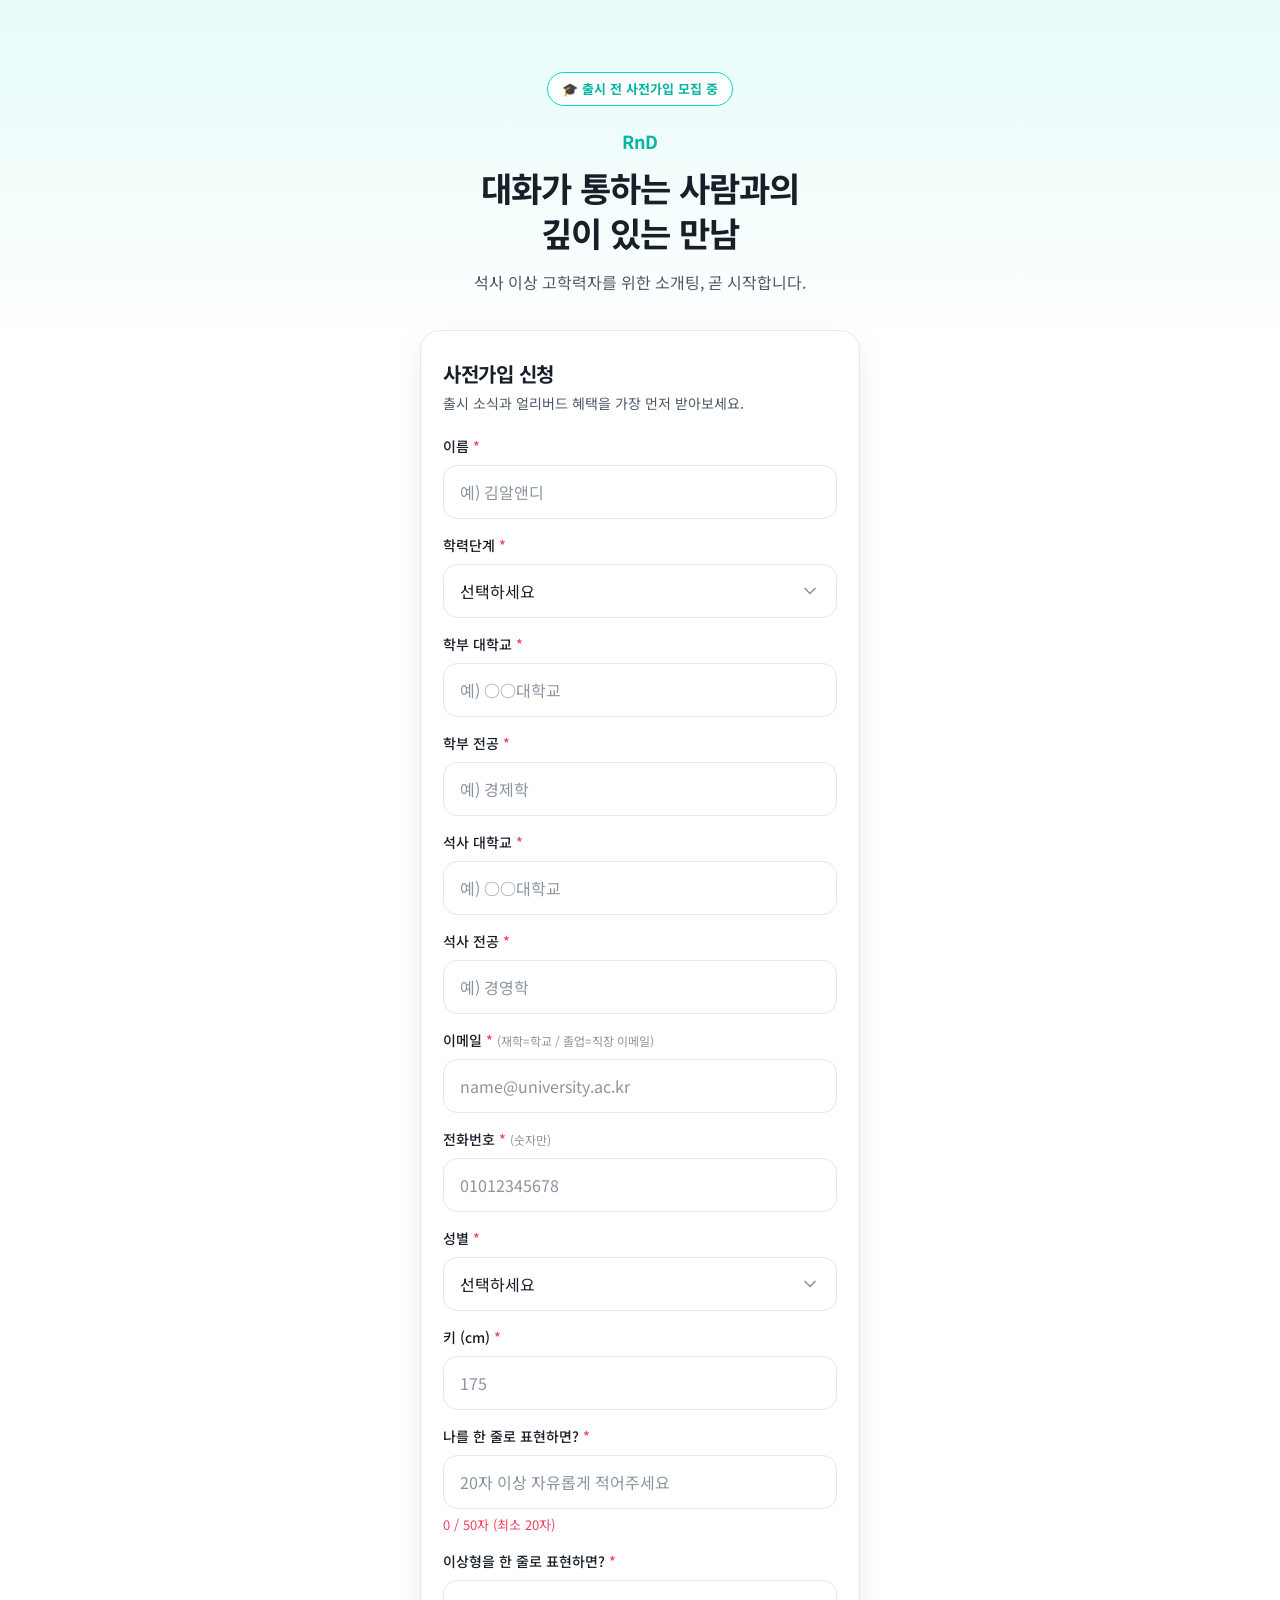
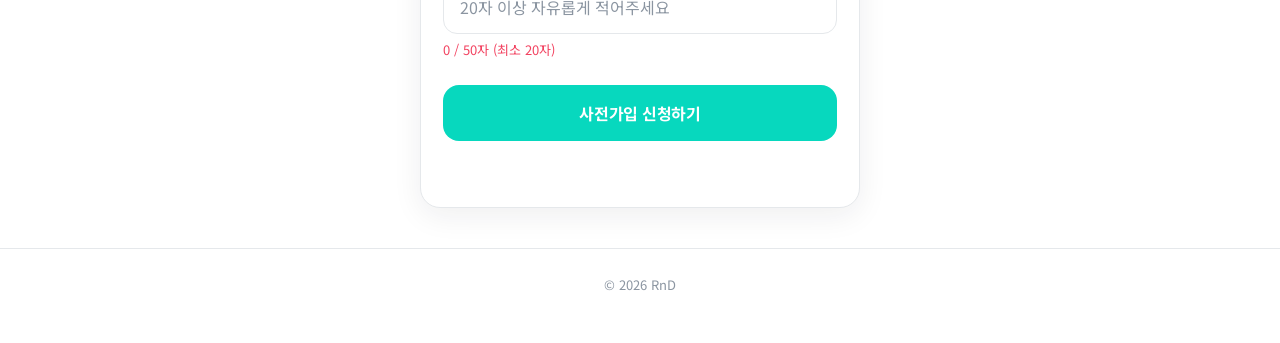
<file: index.html>
<!DOCTYPE html>
<html lang="ko">
<head>
  <meta charset="UTF-8" />
  <meta name="viewport" content="width=device-width, initial-scale=1.0" />
  <title>RnD — 석사 이상 고학력자 소개팅 · 사전가입</title>
  <meta name="description" content="석사 이상 고학력자를 위한 소개팅, RnD. 사전가입하고 출시 소식을 가장 먼저 받아보세요." />

  <link rel="preconnect" href="https://fonts.googleapis.com" />
  <link rel="preconnect" href="https://fonts.gstatic.com" crossorigin />
  <link href="https://fonts.googleapis.com/css2?family=Noto+Sans+KR:wght@400;500;700&display=swap" rel="stylesheet" />
  <link rel="stylesheet" href="styles.css" />
</head>
<body>
  <div id="form-wrap">
    <!-- 히어로 (문구는 자유롭게 조정 가능) -->
    <header class="hero">
      <div class="pill">🎓 출시 전 사전가입 모집 중</div>
      <div class="brand">RnD</div>
      <h1>대화가 통하는 사람과의<br />깊이 있는 만남</h1>
      <p>석사 이상 고학력자를 위한 소개팅, 곧 시작합니다.</p>
    </header>

    <div class="container">
      <div class="card">
        <h2>사전가입 신청</h2>
        <p class="sub">출시 소식과 얼리버드 혜택을 가장 먼저 받아보세요.</p>

        <form id="signup-form" novalidate>
          <div class="field">
            <label>이름 <span class="req">*</span></label>
            <input type="text" name="이름" placeholder="예) 김알앤디" />
          </div>

          <div class="field">
            <label>학력단계 <span class="req">*</span></label>
            <select name="학력단계" id="edu-level">
              <option value="">선택하세요</option>
              <option value="석사재학">석사 재학</option>
              <option value="석사졸업">석사 졸업</option>
              <option value="박사재학">박사 재학</option>
              <option value="박사졸업">박사 졸업</option>
            </select>
          </div>

          <div class="field">
            <label>학부 대학교 <span class="req">*</span></label>
            <input type="text" name="학부_대학교" placeholder="예) ○○대학교" />
          </div>
          <div class="field">
            <label>학부 전공 <span class="req">*</span></label>
            <input type="text" name="학부_전공" placeholder="예) 경제학" />
          </div>
          <div class="field">
            <label>석사 대학교 <span class="req">*</span></label>
            <input type="text" name="석사_대학교" placeholder="예) ○○대학교" />
          </div>
          <div class="field">
            <label>석사 전공 <span class="req">*</span></label>
            <input type="text" name="석사_전공" placeholder="예) 경영학" />
          </div>

          <div id="phd-fields" hidden>
            <div class="field">
              <label>박사 대학교 <span class="req">*</span></label>
              <input type="text" name="박사_대학교" placeholder="예) ○○대학교" />
            </div>
            <div class="field">
              <label>박사 전공 <span class="req">*</span></label>
              <input type="text" name="박사_전공" placeholder="예) 통계학" />
            </div>
          </div>

          <div class="field">
            <label>이메일 <span class="req">*</span> <span class="note">(재학=학교 / 졸업=직장 이메일)</span></label>
            <input type="email" name="이메일" placeholder="name@university.ac.kr" />
          </div>

          <div class="field">
            <label>전화번호 <span class="req">*</span> <span class="note">(숫자만)</span></label>
            <input type="text" name="전화번호" id="phone" inputmode="numeric" placeholder="01012345678" />
          </div>

          <div class="field">
            <label>성별 <span class="req">*</span></label>
            <select name="성별">
              <option value="">선택하세요</option>
              <option value="남성">남성</option>
              <option value="여성">여성</option>
            </select>
          </div>

          <div class="field">
            <label>키 (cm) <span class="req">*</span></label>
            <input type="number" name="키" id="height" min="140" max="220" placeholder="175" />
          </div>

          <div class="field">
            <label>나를 한 줄로 표현하면? <span class="req">*</span></label>
            <input type="text" name="한줄소개" id="intro" maxlength="50" placeholder="20자 이상 자유롭게 적어주세요" />
            <div class="counter" id="intro-counter">0 / 50자 (최소 20자)</div>
          </div>

          <div class="field">
            <label>이상형을 한 줄로 표현하면? <span class="req">*</span></label>
            <input type="text" name="한줄이상형" id="ideal" maxlength="50" placeholder="20자 이상 자유롭게 적어주세요" />
            <div class="counter" id="ideal-counter">0 / 50자 (최소 20자)</div>
          </div>

          <button type="submit">사전가입 신청하기</button>
          <div id="msg"></div>
        </form>
      </div>
    </div>
  </div>

  <!-- 제출 완료 화면 -->
  <div id="thanks">
    <div class="check">✓</div>
    <h2>사전가입 신청 감사합니다 🎉</h2>
    <p>RnD 출시 소식을 가장 먼저 알려드릴게요.</p>
  </div>

  <footer class="footer">
    <div>© 2026 RnD</div>
    <!-- 법적 단계에서 이용약관 · 개인정보 처리방침 링크 추가 예정 -->
  </footer>

  <script src="script.js"></script>
</body>
</html>
</file>
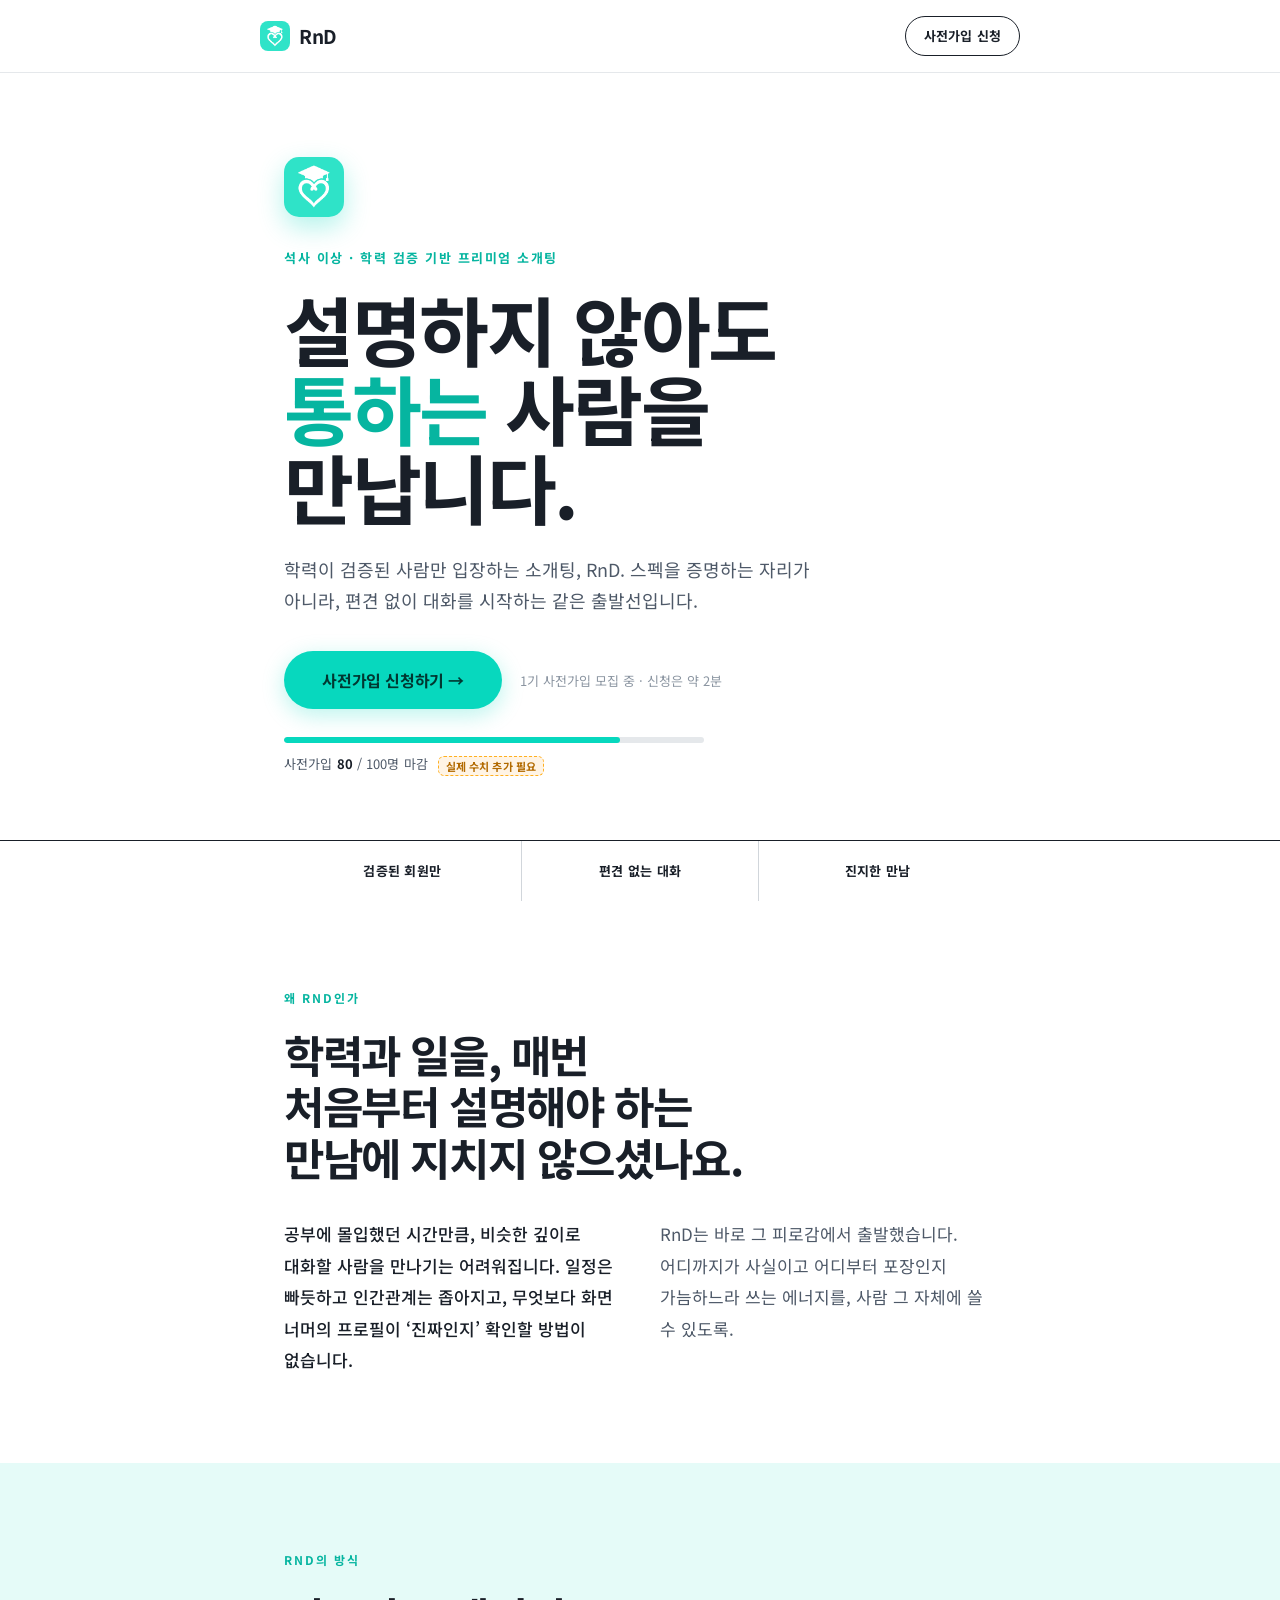
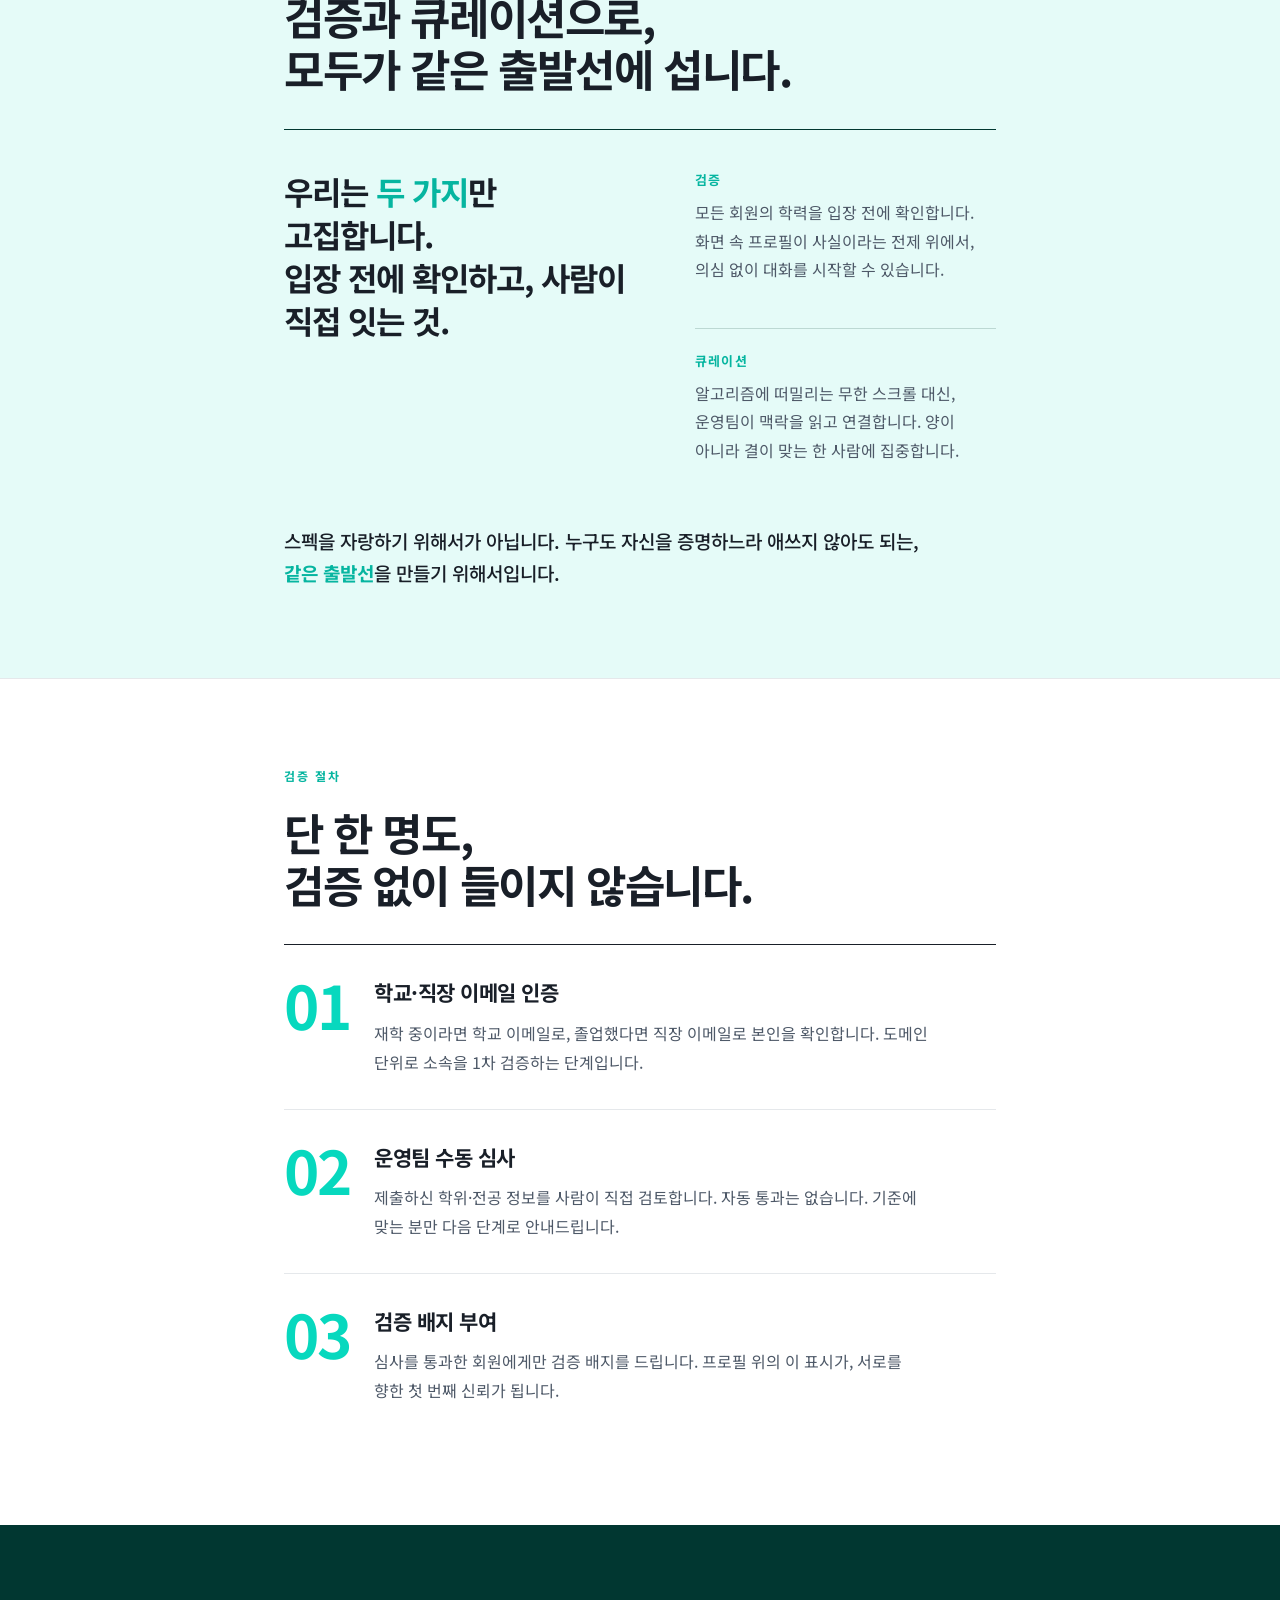
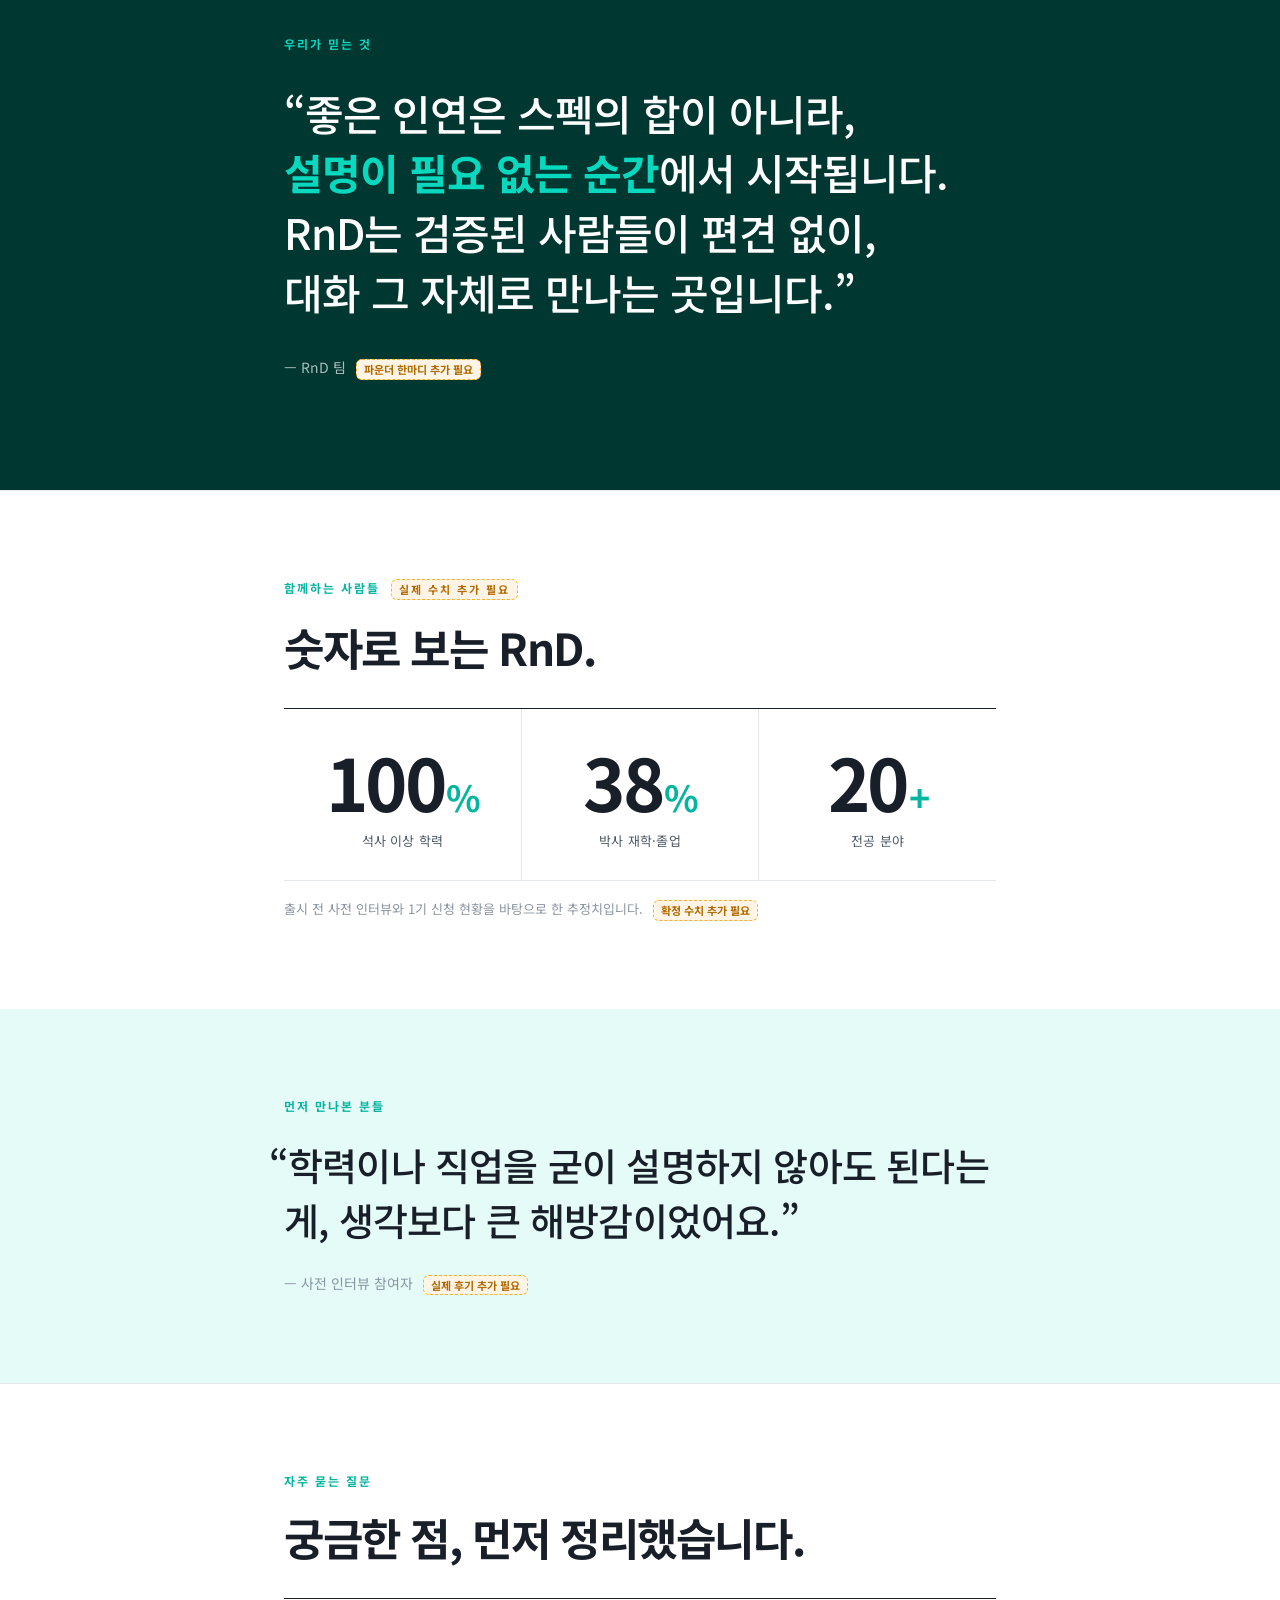
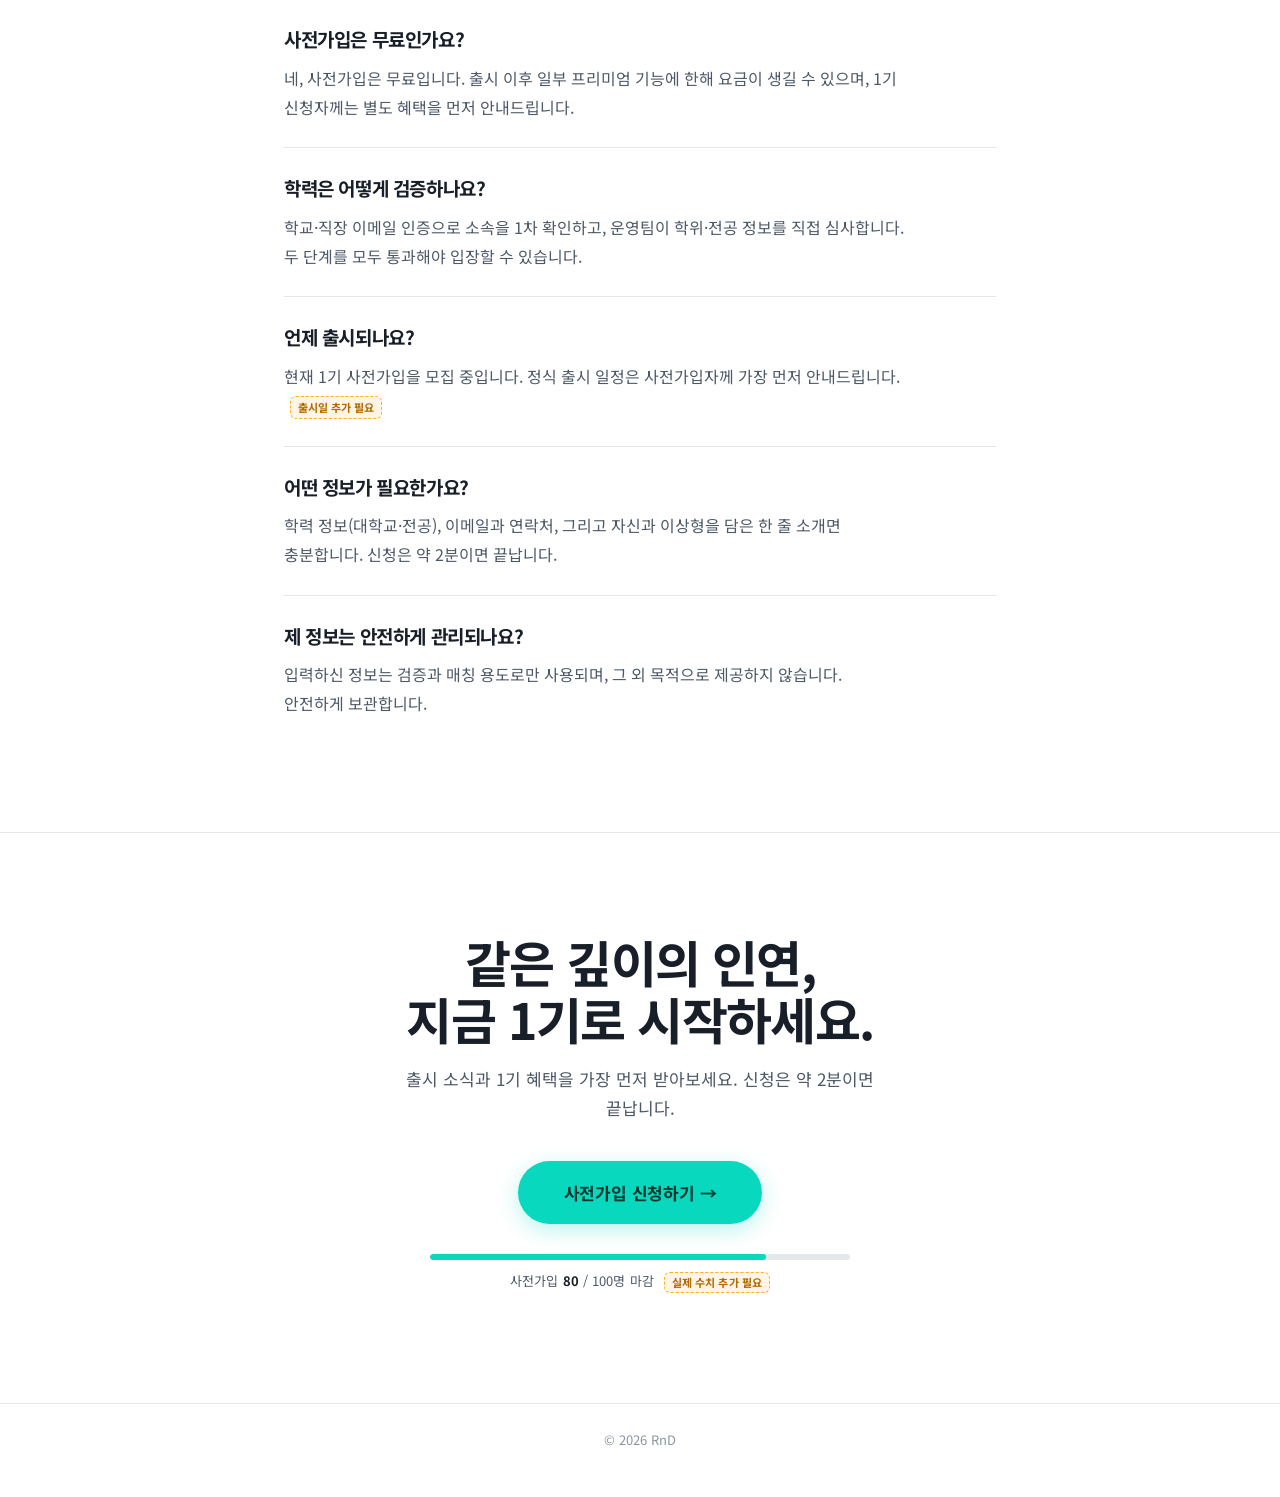
<file: versions/blend/index.html>
<!DOCTYPE html>
<html lang="ko">
<head>
  <meta charset="UTF-8" />
  <meta name="viewport" content="width=device-width, initial-scale=1.0" />
  <title>RnD — 학력이 검증된 사람들의 소개팅</title>
  <meta name="description" content="석사 이상, 학력이 검증된 사람만 입장하는 프리미엄 소개팅 RnD. 검증과 큐레이션으로 같은 출발선에서 시작하는 만남. 1기 사전가입 모집 중." />
  <meta property="og:title" content="RnD — 학력이 검증된 사람들의 소개팅" />
  <meta property="og:description" content="석사 이상, 검증된 사람들과 편견 없이 시작하는 진짜 대화. 1기 사전가입 모집 중." />
  <link rel="preconnect" href="https://fonts.googleapis.com" />
  <link rel="preconnect" href="https://fonts.gstatic.com" crossorigin />
  <link href="https://fonts.googleapis.com/css2?family=Noto+Sans+KR:wght@400;500;700&display=swap" rel="stylesheet" />
  <link rel="stylesheet" href="../shared/base.css" />
  <link rel="stylesheet" href="blend.css" />
</head>
<body>
  <nav class="nav">
    <div class="inner">
      <a class="brand-logo" href="index.html">
        <span class="logo-mark"><img src="../shared/rnd-logo.png" alt="RnD" /></span>
        <span class="wordmark">RnD</span>
      </a>
      <a class="nav-cta" href="apply.html">사전가입 신청</a>
    </div>
  </nav>

  <!-- ── 히어로 ── -->
  <header class="hero">
    <div class="wrap">
      <span class="hero-mark"><img src="../shared/rnd-logo.png" alt="RnD" /></span>
      <p class="hero-over">석사 이상 · 학력 검증 기반 프리미엄 소개팅</p>
      <h1 class="hero-h">
        설명하지 않아도<br />
        <em>통하는</em> 사람을<br />
        만납니다.
      </h1>
      <p class="hero-sub">학력이 검증된 사람만 입장하는 소개팅, RnD. 스펙을 증명하는 자리가 아니라, 편견 없이 대화를 시작하는 같은 출발선입니다.</p>
      <div class="hero-cta">
        <a class="btn-primary" href="apply.html">사전가입 신청하기 →</a>
        <span class="hero-note">1기 사전가입 모집 중 · 신청은 약 2분</span>
      </div>
      <div class="capacity">
        <div class="capacity-track"><span class="capacity-fill" style="width:80%"></span></div>
        <p class="capacity-cap">사전가입 <b>80</b> / 100명 마감 <span class="todo">실제 수치 추가 필요</span></p>
      </div>
    </div>
    <div class="hero-rule">
      <div class="wrap hero-rule-inner">
        <span>검증된 회원만</span>
        <span>편견 없는 대화</span>
        <span>진지한 만남</span>
      </div>
    </div>
  </header>

  <!-- ── 문제 공감 ── -->
  <section class="band">
    <div class="wrap">
      <p class="kicker">왜 RnD인가</p>
      <h2 class="h2">
        학력과 일을, 매번<br />
        처음부터 설명해야 하는<br />
        만남에 지치지 않으셨나요.
      </h2>
      <div class="lede-pair">
        <p class="lede">공부에 몰입했던 시간만큼, 비슷한 깊이로 대화할 사람을 만나기는 어려워집니다. 일정은 빠듯하고 인간관계는 좁아지고, 무엇보다 화면 너머의 프로필이 ‘진짜인지’ 확인할 방법이 없습니다.</p>
        <p class="lede">RnD는 바로 그 피로감에서 출발했습니다. 어디까지가 사실이고 어디부터 포장인지 가늠하느라 쓰는 에너지를, 사람 그 자체에 쓸 수 있도록.</p>
      </div>
    </div>
  </section>

  <!-- ── RnD의 방식 ── -->
  <section class="band band-tint">
    <div class="wrap">
      <p class="kicker">RnD의 방식</p>
      <h2 class="h2">검증과 큐레이션으로,<br />모두가 같은 출발선에 섭니다.</h2>

      <div class="approach">
        <p class="approach-lead">우리는 <em>두 가지</em>만 고집합니다.<br />입장 전에 확인하고, 사람이 직접 잇는 것.</p>
        <div class="approach-notes">
          <div class="approach-note">
            <p class="approach-lbl">검증</p>
            <p class="approach-body">모든 회원의 학력을 입장 전에 확인합니다. 화면 속 프로필이 사실이라는 전제 위에서, 의심 없이 대화를 시작할 수 있습니다.</p>
          </div>
          <div class="approach-note">
            <p class="approach-lbl">큐레이션</p>
            <p class="approach-body">알고리즘에 떠밀리는 무한 스크롤 대신, 운영팀이 맥락을 읽고 연결합니다. 양이 아니라 결이 맞는 한 사람에 집중합니다.</p>
          </div>
        </div>
      </div>

      <p class="approach-foot">스펙을 자랑하기 위해서가 아닙니다. 누구도 자신을 증명하느라 애쓰지 않아도 되는, <strong>같은 출발선</strong>을 만들기 위해서입니다.</p>
    </div>
  </section>

  <!-- ── 검증 절차 (넘버드 리스트, 박스 X) ── -->
  <section class="band">
    <div class="wrap">
      <p class="kicker">검증 절차</p>
      <h2 class="h2">단 한 명도,<br />검증 없이 들이지 않습니다.</h2>
      <ol class="steps">
        <li>
          <span class="steps-n">01</span>
          <div class="steps-body">
            <h3 class="steps-t">학교·직장 이메일 인증</h3>
            <p class="steps-d">재학 중이라면 학교 이메일로, 졸업했다면 직장 이메일로 본인을 확인합니다. 도메인 단위로 소속을 1차 검증하는 단계입니다.</p>
          </div>
        </li>
        <li>
          <span class="steps-n">02</span>
          <div class="steps-body">
            <h3 class="steps-t">운영팀 수동 심사</h3>
            <p class="steps-d">제출하신 학위·전공 정보를 사람이 직접 검토합니다. 자동 통과는 없습니다. 기준에 맞는 분만 다음 단계로 안내드립니다.</p>
          </div>
        </li>
        <li>
          <span class="steps-n">03</span>
          <div class="steps-body">
            <h3 class="steps-t">검증 배지 부여</h3>
            <p class="steps-d">심사를 통과한 회원에게만 검증 배지를 드립니다. 프로필 위의 이 표시가, 서로를 향한 첫 번째 신뢰가 됩니다.</p>
          </div>
        </li>
      </ol>
    </div>
  </section>

  <!-- ── 다크 매니페스토 (deep teal) ── -->
  <section class="manifesto">
    <div class="wrap">
      <p class="manifesto-kicker">우리가 믿는 것</p>
      <blockquote class="manifesto-q">
        “좋은 인연은 스펙의 합이 아니라,<br />
        <em>설명이 필요 없는 순간</em>에서 시작됩니다.<br />
        RnD는 검증된 사람들이 편견 없이,<br />
        대화 그 자체로 만나는 곳입니다.”
      </blockquote>
      <p class="manifesto-by">— RnD 팀 <span class="todo">파운더 한마디 추가 필요</span></p>
    </div>
  </section>

  <!-- ── 함께하는 사람들 (타이포 통계) ── -->
  <section class="band">
    <div class="wrap">
      <p class="kicker">함께하는 사람들 <span class="todo">실제 수치 추가 필요</span></p>
      <h2 class="h2">숫자로 보는 RnD.</h2>
      <div class="stats">
        <div class="stat">
          <div class="stat-n">100<span class="stat-u">%</span></div>
          <div class="stat-l">석사 이상 학력</div>
        </div>
        <div class="stat">
          <div class="stat-n">38<span class="stat-u">%</span></div>
          <div class="stat-l">박사 재학·졸업</div>
        </div>
        <div class="stat">
          <div class="stat-n">20<span class="stat-u">+</span></div>
          <div class="stat-l">전공 분야</div>
        </div>
      </div>
      <p class="stats-foot">출시 전 사전 인터뷰와 1기 신청 현황을 바탕으로 한 추정치입니다. <span class="todo">확정 수치 추가 필요</span></p>
    </div>
  </section>

  <!-- ── 인용 / 사회적 증거 ── -->
  <section class="band band-tint">
    <div class="wrap">
      <p class="kicker">먼저 만나본 분들</p>
      <p class="pullquote">“학력이나 직업을 굳이 설명하지 않아도 된다는 게, 생각보다 큰 해방감이었어요.”</p>
      <p class="pullquote-by">— 사전 인터뷰 참여자 <span class="todo">실제 후기 추가 필요</span></p>
    </div>
  </section>

  <!-- ── FAQ (하이라인 구분) ── -->
  <section class="band">
    <div class="wrap">
      <p class="kicker">자주 묻는 질문</p>
      <h2 class="h2">궁금한 점, 먼저 정리했습니다.</h2>
      <dl class="faq">
        <div class="faq-row">
          <dt>사전가입은 무료인가요?</dt>
          <dd>네, 사전가입은 무료입니다. 출시 이후 일부 프리미엄 기능에 한해 요금이 생길 수 있으며, 1기 신청자께는 별도 혜택을 먼저 안내드립니다.</dd>
        </div>
        <div class="faq-row">
          <dt>학력은 어떻게 검증하나요?</dt>
          <dd>학교·직장 이메일 인증으로 소속을 1차 확인하고, 운영팀이 학위·전공 정보를 직접 심사합니다. 두 단계를 모두 통과해야 입장할 수 있습니다.</dd>
        </div>
        <div class="faq-row">
          <dt>언제 출시되나요?</dt>
          <dd>현재 1기 사전가입을 모집 중입니다. 정식 출시 일정은 사전가입자께 가장 먼저 안내드립니다. <span class="todo">출시일 추가 필요</span></dd>
        </div>
        <div class="faq-row">
          <dt>어떤 정보가 필요한가요?</dt>
          <dd>학력 정보(대학교·전공), 이메일과 연락처, 그리고 자신과 이상형을 담은 한 줄 소개면 충분합니다. 신청은 약 2분이면 끝납니다.</dd>
        </div>
        <div class="faq-row">
          <dt>제 정보는 안전하게 관리되나요?</dt>
          <dd>입력하신 정보는 검증과 매칭 용도로만 사용되며, 그 외 목적으로 제공하지 않습니다. 안전하게 보관합니다.</dd>
        </div>
      </dl>
    </div>
  </section>

  <!-- ── 마지막 CTA ── -->
  <section class="cta-final">
    <div class="wrap">
      <h2 class="cta-h">같은 깊이의 인연,<br />지금 1기로 시작하세요.</h2>
      <p class="cta-sub">출시 소식과 1기 혜택을 가장 먼저 받아보세요. 신청은 약 2분이면 끝납니다.</p>
      <a class="btn-primary btn-lg" href="apply.html">사전가입 신청하기 →</a>
      <div class="capacity capacity-center">
        <div class="capacity-track"><span class="capacity-fill" style="width:80%"></span></div>
        <p class="capacity-cap">사전가입 <b>80</b> / 100명 마감 <span class="todo">실제 수치 추가 필요</span></p>
      </div>
    </div>
  </section>

  <footer class="footer">
    <div>© 2026 RnD</div>
  </footer>
</body>
</html>
</file>
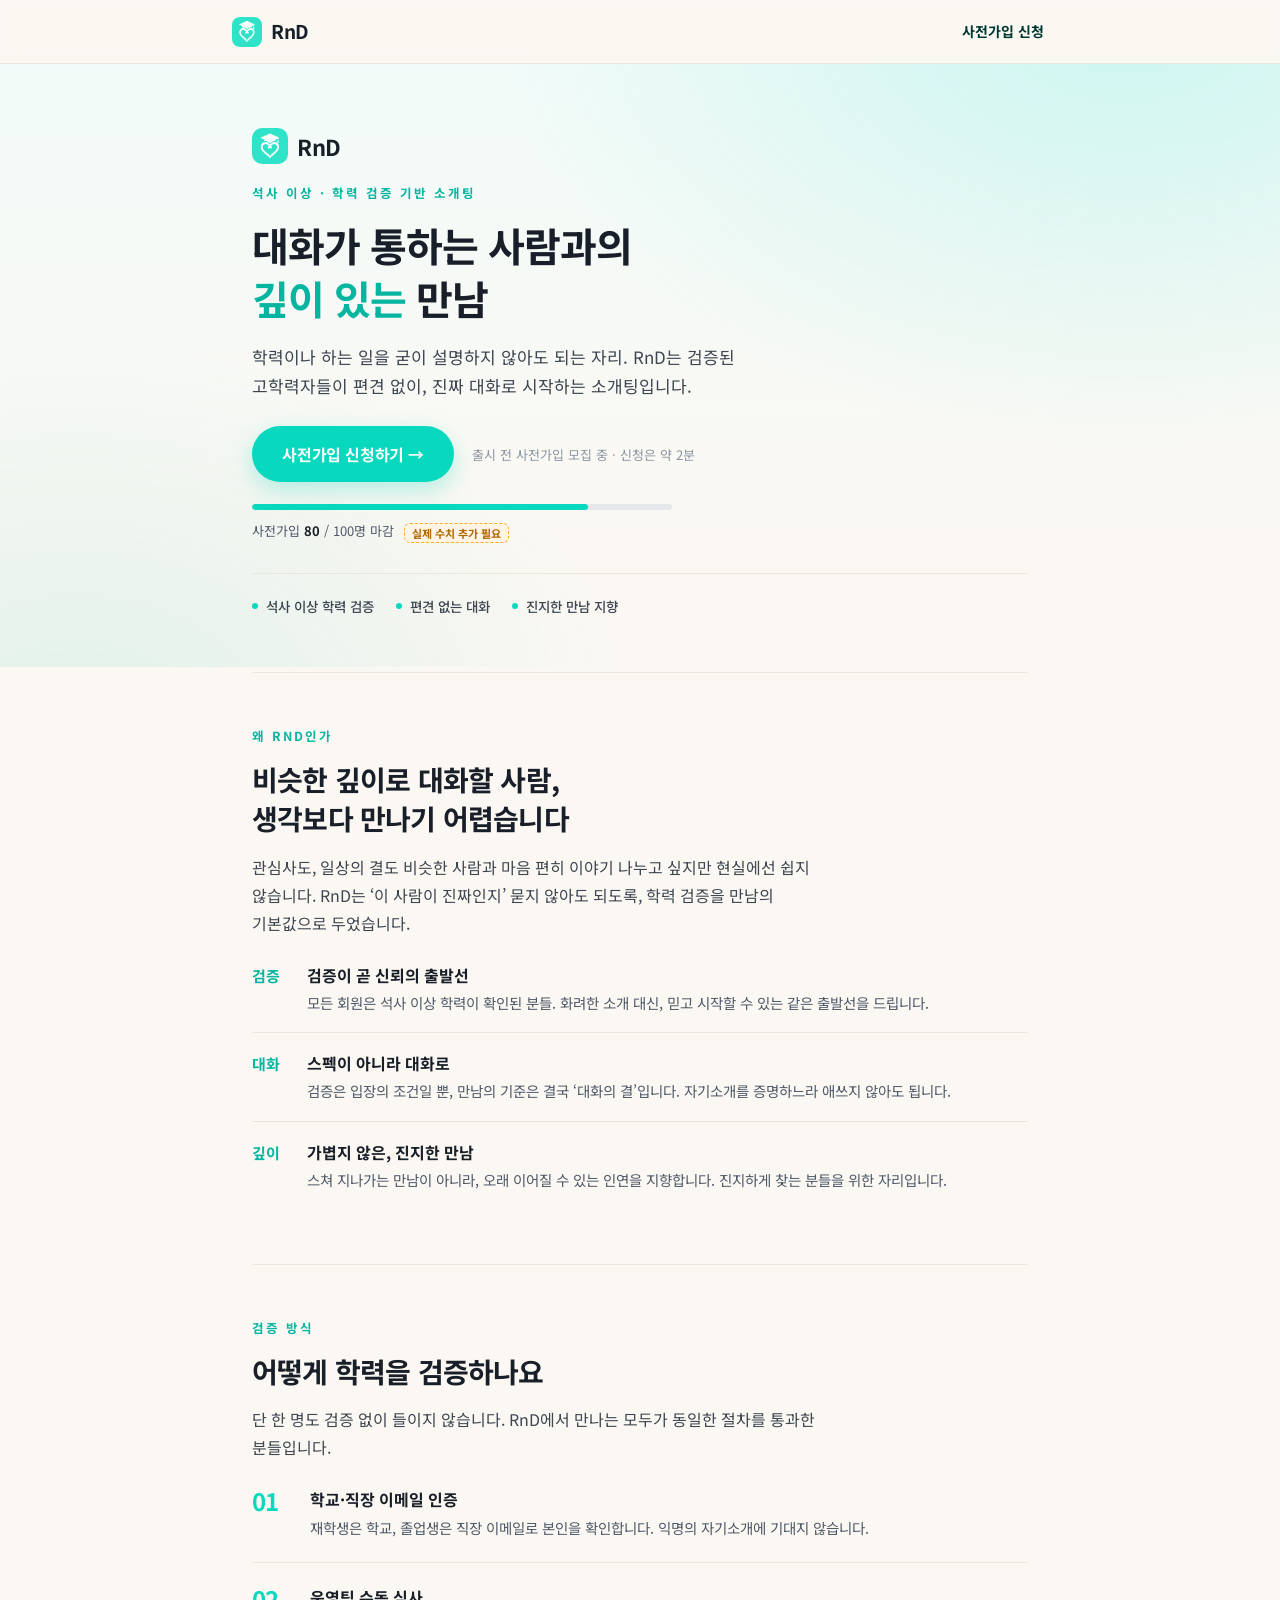
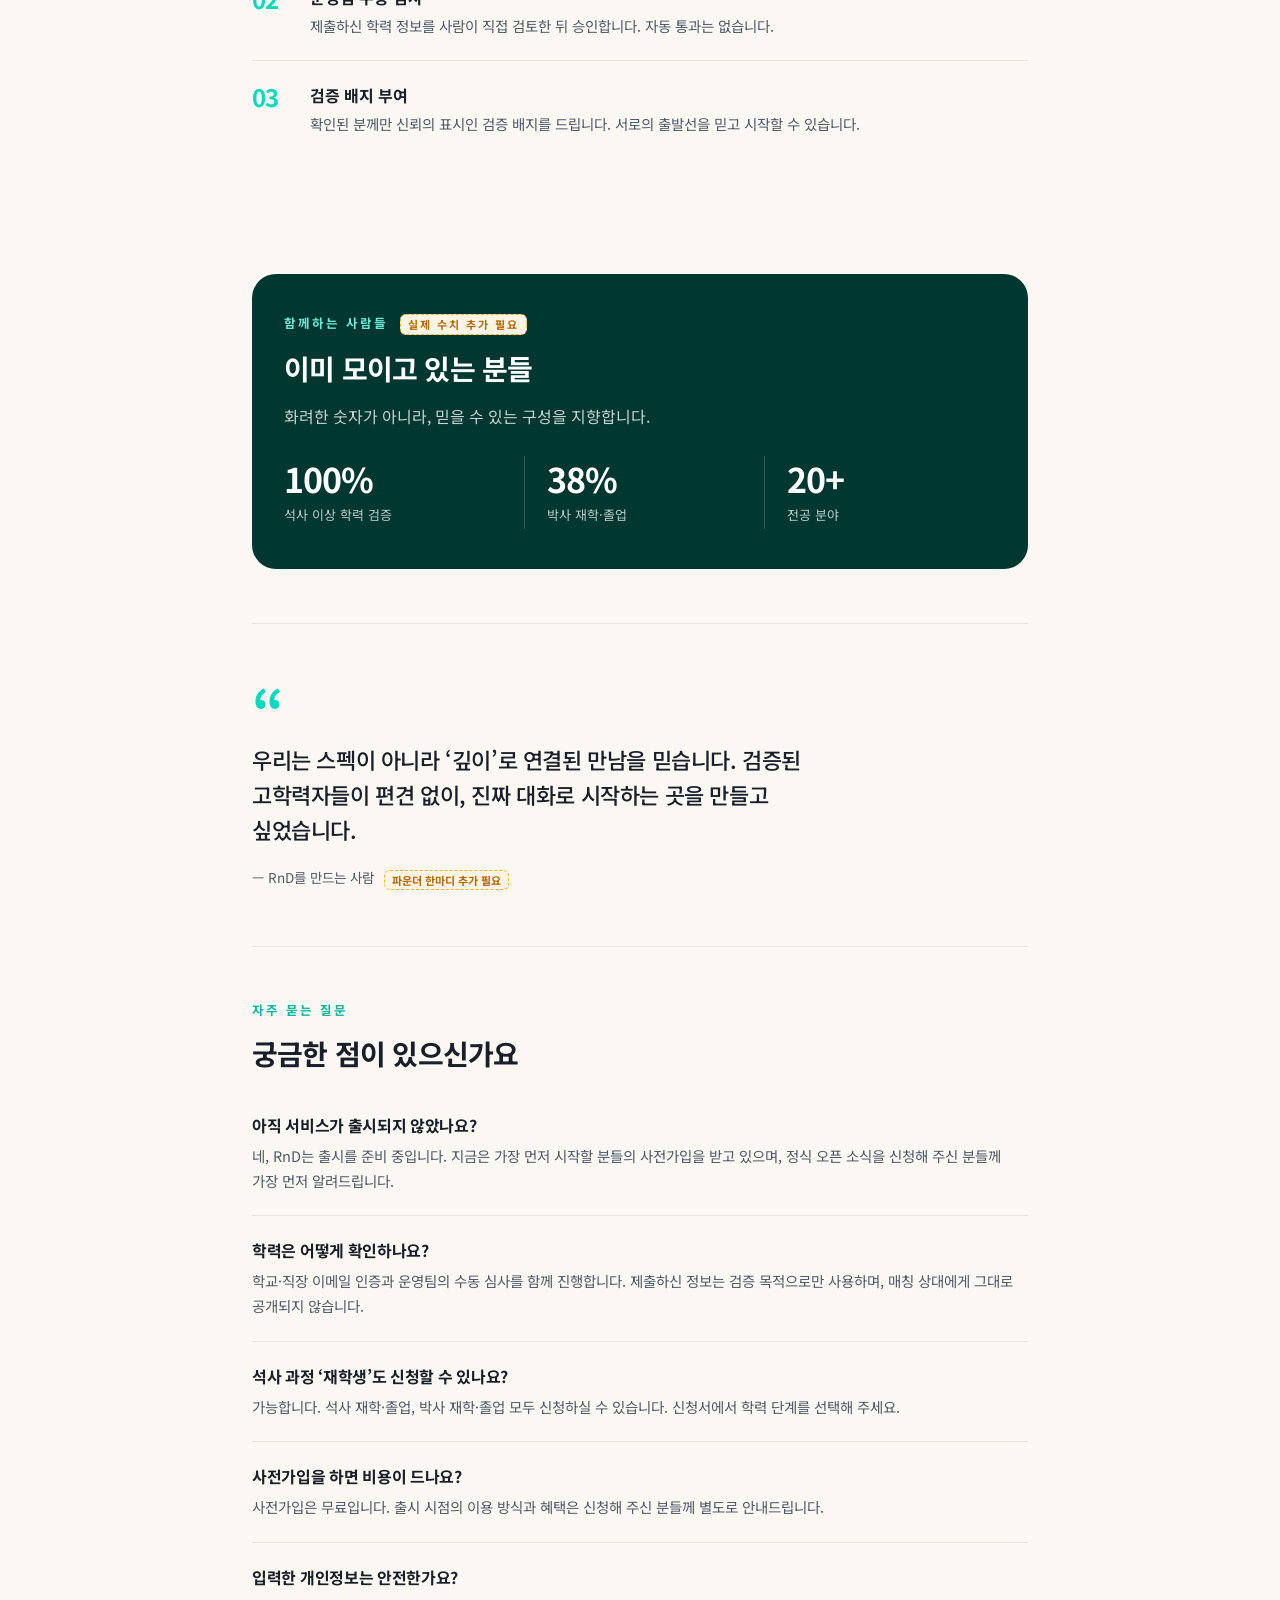
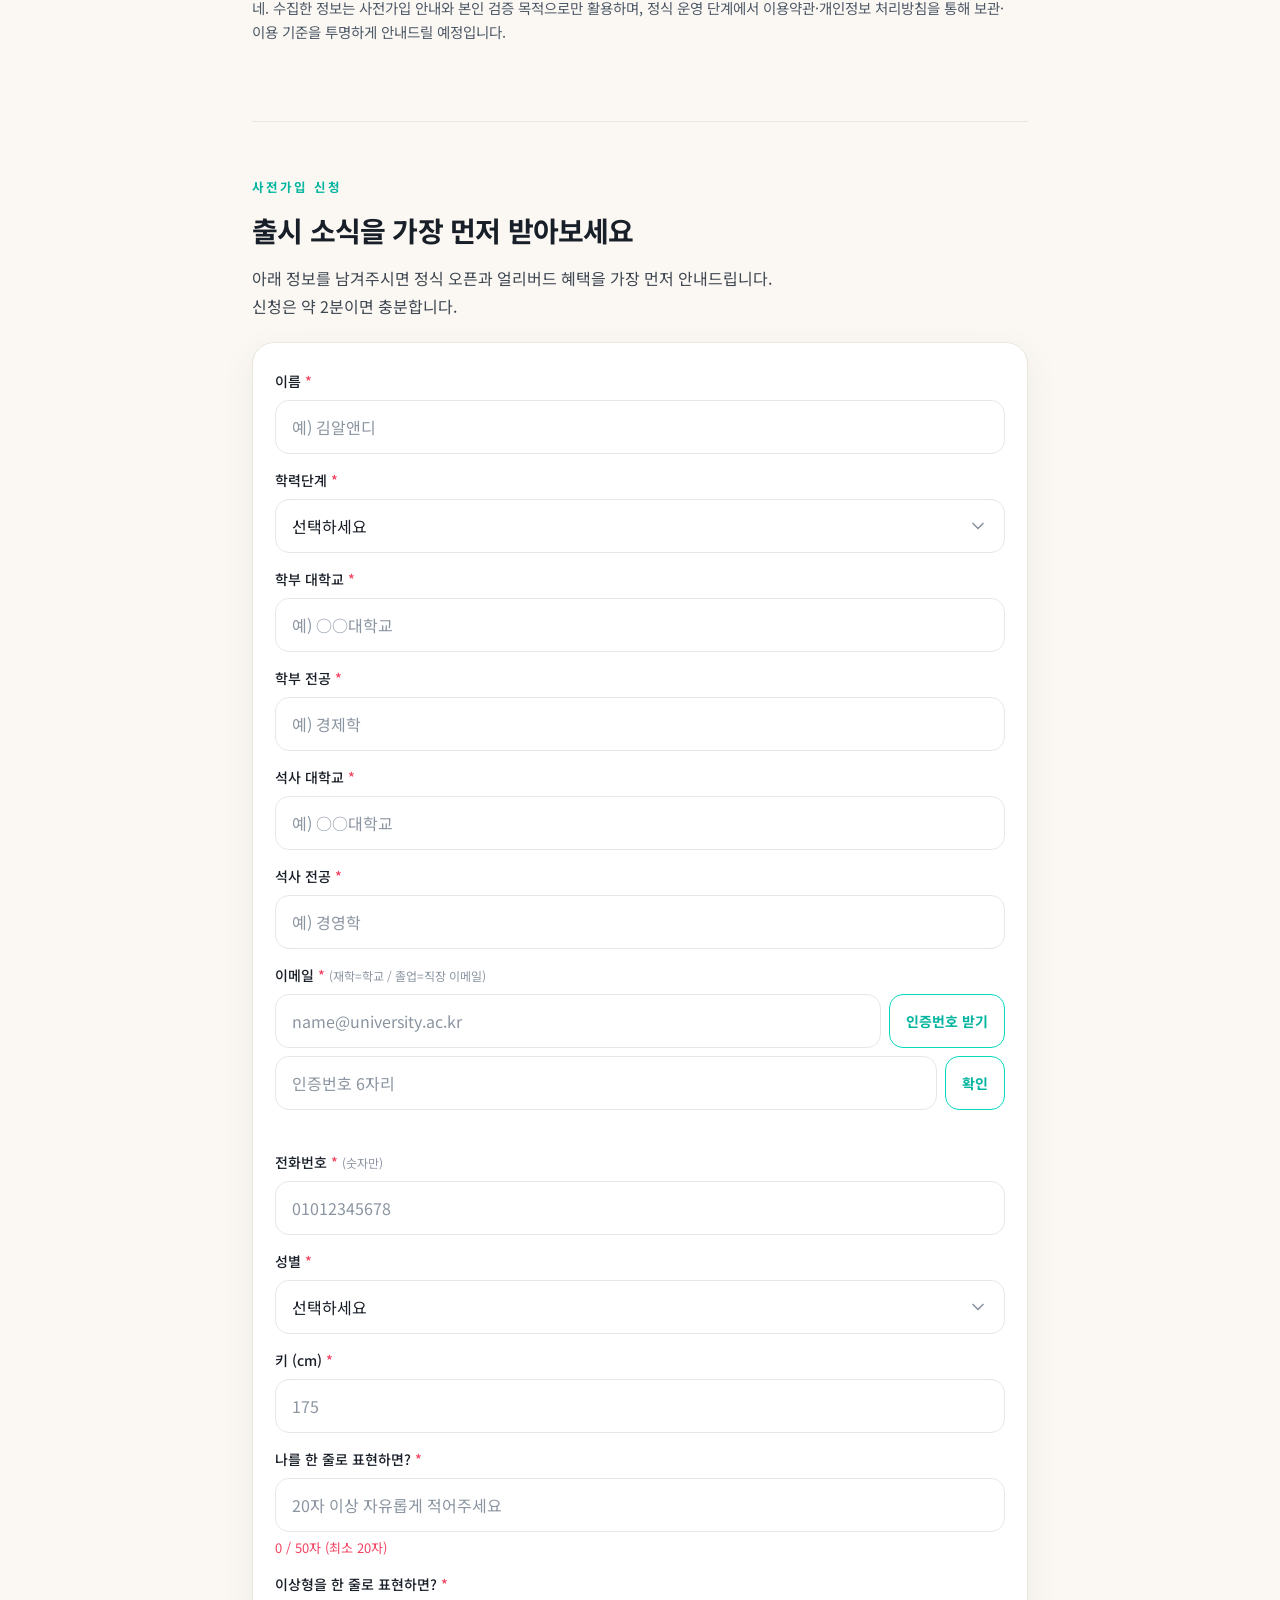
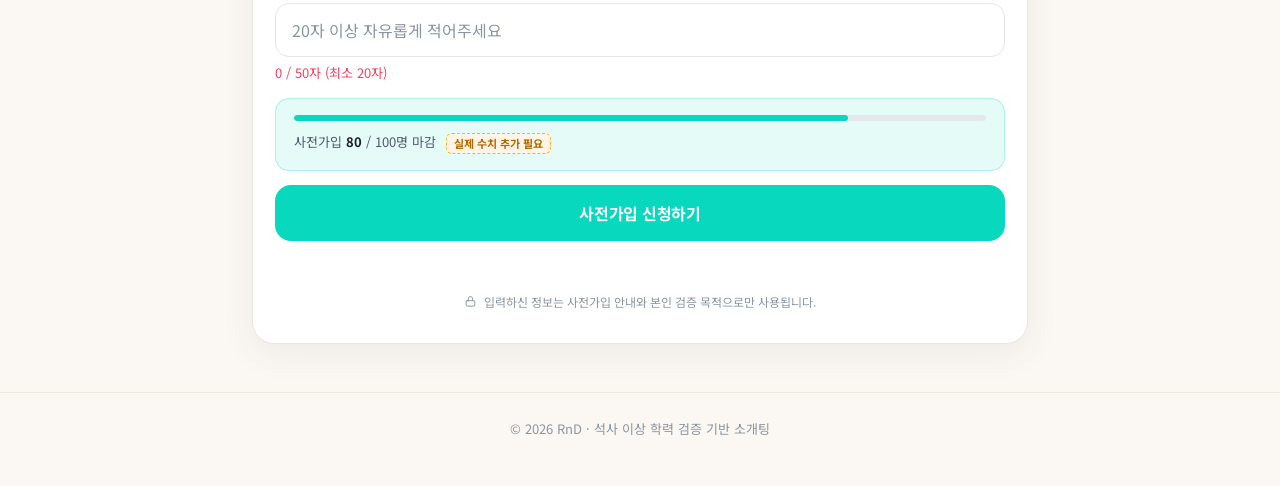
<file: versions/cohort/index.html>
<!DOCTYPE html>
<html lang="ko">
<head>
  <meta charset="UTF-8" />
  <meta name="viewport" content="width=device-width, initial-scale=1.0" />
  <title>RnD — 대화가 통하는 사람과의 깊이 있는 만남 · 사전가입</title>
  <meta name="description" content="석사 이상 고학력자를 위한 소개팅 RnD. 스펙을 증명하는 자리가 아니라, 편견 없이 대화로 시작하는 만남. 출시 전 사전가입을 받습니다." />
  <meta property="og:title" content="RnD — 대화가 통하는 사람과의 깊이 있는 만남" />
  <meta property="og:description" content="석사 이상, 학력이 검증된 사람들과 편견 없이 시작하는 진짜 대화. 출시 전 사전가입 모집 중." />
  <link rel="preconnect" href="https://fonts.googleapis.com" />
  <link rel="preconnect" href="https://fonts.gstatic.com" crossorigin />
  <link href="https://fonts.googleapis.com/css2?family=Noto+Sans+KR:wght@400;500;700&display=swap" rel="stylesheet" />
  <link rel="stylesheet" href="../shared/base.css" />
  <link rel="stylesheet" href="cohort.css" />
</head>
<body id="top">
  <!-- ── 상단 내비 ── -->
  <nav class="nav">
    <div class="inner">
      <a class="brand-logo" href="#top"><span class="logo-mark"><img src="../shared/rnd-logo.png" alt="RnD" /></span><span class="wordmark">RnD</span></a>
      <a class="nav-cta" href="#signup">사전가입 신청</a>
    </div>
  </nav>

  <!-- ════════════════════ 콘텐츠 + 폼 (성공 시 숨겨짐) ════════════════════ -->
  <div id="form-wrap">
    <div class="wrap">

      <!-- ── 히어로(로고+헤드라인+CTA) ── -->
      <header class="lp-hero">
        <div class="hero-copy">
          <a class="brand-logo hero-brand" href="#top"><span class="logo-mark"><img src="../shared/rnd-logo.png" alt="RnD" /></span><span class="wordmark">RnD</span></a>
          <p class="eyebrow">석사 이상 · 학력 검증 기반 소개팅</p>
          <h1>대화가 통하는 사람과의<br /><em>깊이 있는</em> 만남</h1>
          <p class="sub">학력이나 하는 일을 굳이 설명하지 않아도 되는 자리. RnD는 검증된 고학력자들이 편견 없이, 진짜 대화로 시작하는 소개팅입니다.</p>
          <div class="hero-actions">
            <a class="btn-primary" href="#signup">사전가입 신청하기 →</a>
            <span class="reassure-inline">출시 전 사전가입 모집 중 · 신청은 약 2분</span>
          </div>
          <div class="capacity hero-capacity">
            <div class="capacity-track"><span class="capacity-fill" style="width:80%"></span></div>
            <p class="capacity-cap">사전가입 <b>80</b> / 100명 마감 <span class="todo">실제 수치 추가 필요</span></p>
          </div>
          <div class="hero-trust">
            <span>석사 이상 학력 검증</span>
            <span>편견 없는 대화</span>
            <span>진지한 만남 지향</span>
          </div>
        </div>
      </header>

      <!-- ── 왜 RnD인가(공감) ── -->
      <section class="section" id="why">
        <div class="split">
          <div class="why-copy">
            <p class="eyebrow">왜 RnD인가</p>
            <h2 class="title">비슷한 깊이로 대화할 사람,<br />생각보다 만나기 어렵습니다</h2>
            <p class="lead">관심사도, 일상의 결도 비슷한 사람과 마음 편히 이야기 나누고 싶지만 현실에선 쉽지 않습니다. RnD는 ‘이 사람이 진짜인지’ 묻지 않아도 되도록, 학력 검증을 만남의 기본값으로 두었습니다.</p>
            <ul class="why-list">
              <li>
                <span class="k">검증</span>
                <div>
                  <b>검증이 곧 신뢰의 출발선</b>
                  <p>모든 회원은 석사 이상 학력이 확인된 분들. 화려한 소개 대신, 믿고 시작할 수 있는 같은 출발선을 드립니다.</p>
                </div>
              </li>
              <li>
                <span class="k">대화</span>
                <div>
                  <b>스펙이 아니라 대화로</b>
                  <p>검증은 입장의 조건일 뿐, 만남의 기준은 결국 ‘대화의 결’입니다. 자기소개를 증명하느라 애쓰지 않아도 됩니다.</p>
                </div>
              </li>
              <li>
                <span class="k">깊이</span>
                <div>
                  <b>가볍지 않은, 진지한 만남</b>
                  <p>스쳐 지나가는 만남이 아니라, 오래 이어질 수 있는 인연을 지향합니다. 진지하게 찾는 분들을 위한 자리입니다.</p>
                </div>
              </li>
            </ul>
          </div>
        </div>
      </section>

      <!-- ── 검증 방식(넘버드, 이모지/박스 없음) ── -->
      <section class="section" id="how">
        <p class="eyebrow">검증 방식</p>
        <h2 class="title">어떻게 학력을 검증하나요</h2>
        <p class="lead">단 한 명도 검증 없이 들이지 않습니다. RnD에서 만나는 모두가 동일한 절차를 통과한 분들입니다.</p>
        <ol class="num-list">
          <li>
            <span class="n">01</span>
            <div><b>학교·직장 이메일 인증</b><p>재학생은 학교, 졸업생은 직장 이메일로 본인을 확인합니다. 익명의 자기소개에 기대지 않습니다.</p></div>
          </li>
          <li>
            <span class="n">02</span>
            <div><b>운영팀 수동 심사</b><p>제출하신 학력 정보를 사람이 직접 검토한 뒤 승인합니다. 자동 통과는 없습니다.</p></div>
          </li>
          <li>
            <span class="n">03</span>
            <div><b>검증 배지 부여</b><p>확인된 분께만 신뢰의 표시인 검증 배지를 드립니다. 서로의 출발선을 믿고 시작할 수 있습니다.</p></div>
          </li>
        </ol>
      </section>

      <!-- ── 함께하는 사람들(타이포 통계) ── -->
      <section class="section no-rule">
        <div class="stats-band">
          <p class="eyebrow">함께하는 사람들 <span class="todo">실제 수치 추가 필요</span></p>
          <h2 class="title">이미 모이고 있는 분들</h2>
          <p class="lead">화려한 숫자가 아니라, 믿을 수 있는 구성을 지향합니다.</p>
          <div class="stats-row">
            <div class="stat"><div class="snum">100%</div><div class="slbl">석사 이상 학력 검증</div></div>
            <div class="stat"><div class="snum">38%</div><div class="slbl">박사 재학·졸업</div></div>
            <div class="stat"><div class="snum">20+</div><div class="slbl">전공 분야</div></div>
          </div>
        </div>
      </section>

      <!-- ── 미션/약속 한 단락(따옴표) ── -->
      <section class="promise">
        <div class="mark">&ldquo;</div>
        <p class="m-quote">우리는 스펙이 아니라 ‘깊이’로 연결된 만남을 믿습니다. 검증된 고학력자들이 편견 없이, 진짜 대화로 시작하는 곳을 만들고 싶었습니다.</p>
        <p class="m-by">— RnD를 만드는 사람 <span class="todo">파운더 한마디 추가 필요</span></p>
      </section>

      <!-- ── FAQ ── -->
      <section class="section" id="faq">
        <p class="eyebrow">자주 묻는 질문</p>
        <h2 class="title">궁금한 점이 있으신가요</h2>
        <dl class="faq">
          <div>
            <dt>아직 서비스가 출시되지 않았나요?</dt>
            <dd>네, RnD는 출시를 준비 중입니다. 지금은 가장 먼저 시작할 분들의 사전가입을 받고 있으며, 정식 오픈 소식을 신청해 주신 분들께 가장 먼저 알려드립니다.</dd>
          </div>
          <div>
            <dt>학력은 어떻게 확인하나요?</dt>
            <dd>학교·직장 이메일 인증과 운영팀의 수동 심사를 함께 진행합니다. 제출하신 정보는 검증 목적으로만 사용하며, 매칭 상대에게 그대로 공개되지 않습니다.</dd>
          </div>
          <div>
            <dt>석사 과정 ‘재학생’도 신청할 수 있나요?</dt>
            <dd>가능합니다. 석사 재학·졸업, 박사 재학·졸업 모두 신청하실 수 있습니다. 신청서에서 학력 단계를 선택해 주세요.</dd>
          </div>
          <div>
            <dt>사전가입을 하면 비용이 드나요?</dt>
            <dd>사전가입은 무료입니다. 출시 시점의 이용 방식과 혜택은 신청해 주신 분들께 별도로 안내드립니다.</dd>
          </div>
          <div>
            <dt>입력한 개인정보는 안전한가요?</dt>
            <dd>네. 수집한 정보는 사전가입 안내와 본인 검증 목적으로만 활용하며, 정식 운영 단계에서 이용약관·개인정보 처리방침을 통해 보관·이용 기준을 투명하게 안내드릴 예정입니다.</dd>
          </div>
        </dl>
      </section>

      <!-- ════════════════════ 사전가입 폼 ════════════════════ -->
      <section class="signup-section" id="signup">
        <div class="signup-head">
          <p class="eyebrow">사전가입 신청</p>
          <h2 class="title">출시 소식을 가장 먼저 받아보세요</h2>
          <p class="lead">아래 정보를 남겨주시면 정식 오픈과 얼리버드 혜택을 가장 먼저 안내드립니다. 신청은 약 2분이면 충분합니다.</p>
        </div>

        <div class="card">
          <form id="signup-form" novalidate>
            <div class="field">
              <label>이름 <span class="req">*</span></label>
              <input type="text" name="이름" placeholder="예) 김알앤디" />
            </div>

            <div class="field">
              <label>학력단계 <span class="req">*</span></label>
              <select name="학력단계" id="edu-level">
                <option value="">선택하세요</option>
                <option value="석사재학">석사 재학</option>
                <option value="석사졸업">석사 졸업</option>
                <option value="박사재학">박사 재학</option>
                <option value="박사졸업">박사 졸업</option>
              </select>
            </div>

            <div class="field">
              <label>학부 대학교 <span class="req">*</span></label>
              <input type="text" name="학부_대학교" placeholder="예) ○○대학교" />
            </div>
            <div class="field">
              <label>학부 전공 <span class="req">*</span></label>
              <input type="text" name="학부_전공" placeholder="예) 경제학" />
            </div>
            <div class="field">
              <label>석사 대학교 <span class="req">*</span></label>
              <input type="text" name="석사_대학교" placeholder="예) ○○대학교" />
            </div>
            <div class="field">
              <label>석사 전공 <span class="req">*</span></label>
              <input type="text" name="석사_전공" placeholder="예) 경영학" />
            </div>

            <div id="phd-fields" hidden>
              <div class="field">
                <label>박사 대학교 <span class="req">*</span></label>
                <input type="text" name="박사_대학교" placeholder="예) ○○대학교" />
              </div>
              <div class="field">
                <label>박사 전공 <span class="req">*</span></label>
                <input type="text" name="박사_전공" placeholder="예) 통계학" />
              </div>
            </div>

            <div class="field" id="email-field">
              <label>이메일 <span class="req">*</span> <span class="note">(재학=학교 / 졸업=직장 이메일)</span></label>
              <div class="verify-row">
                <input type="email" name="이메일" id="email" placeholder="name@university.ac.kr" />
                <button type="button" class="btn-verify" id="send-code">인증번호 받기</button>
              </div>
              <div class="verify-code" id="code-row" hidden>
                <input type="text" id="email-code" inputmode="numeric" maxlength="6" placeholder="인증번호 6자리" />
                <button type="button" class="btn-verify" id="check-code">확인</button>
              </div>
              <div class="verify-msg" id="verify-msg"></div>
            </div>

            <div class="field">
              <label>전화번호 <span class="req">*</span> <span class="note">(숫자만)</span></label>
              <input type="text" name="전화번호" id="phone" inputmode="numeric" placeholder="01012345678" />
            </div>

            <div class="field">
              <label>성별 <span class="req">*</span></label>
              <select name="성별">
                <option value="">선택하세요</option>
                <option value="남성">남성</option>
                <option value="여성">여성</option>
              </select>
            </div>

            <div class="field">
              <label>키 (cm) <span class="req">*</span></label>
              <input type="number" name="키" id="height" min="140" max="220" placeholder="175" />
            </div>

            <div class="field">
              <label>나를 한 줄로 표현하면? <span class="req">*</span></label>
              <input type="text" name="한줄소개" id="intro" maxlength="50" placeholder="20자 이상 자유롭게 적어주세요" />
              <div class="counter" id="intro-counter">0 / 50자 (최소 20자)</div>
            </div>

            <div class="field">
              <label>이상형을 한 줄로 표현하면? <span class="req">*</span></label>
              <input type="text" name="한줄이상형" id="ideal" maxlength="50" placeholder="20자 이상 자유롭게 적어주세요" />
              <div class="counter" id="ideal-counter">0 / 50자 (최소 20자)</div>
            </div>

            <div class="capacity form-capacity">
              <div class="capacity-track"><span class="capacity-fill" style="width:80%"></span></div>
              <p class="capacity-cap">사전가입 <b>80</b> / 100명 마감 <span class="todo">실제 수치 추가 필요</span></p>
            </div>

            <button type="submit">사전가입 신청하기</button>
            <div id="msg"></div>
            <p class="privacy-note">입력하신 정보는 사전가입 안내와 본인 검증 목적으로만 사용됩니다.</p>
          </form>
        </div>
      </section>
    </div>
  </div>

  <!-- ════════════════════ 제출 완료(기본 숨김) ════════════════════ -->
  <div id="thanks">
    <div class="check">✓</div>
    <h2>사전가입 신청 감사합니다</h2>
    <p>RnD 출시 소식과 얼리버드 혜택을 가장 먼저 알려드릴게요.</p>
    <p class="thanks-sub">검증과 안내 관련 연락은 입력해 주신 이메일·전화번호로 드립니다.</p>
  </div>

  <footer class="footer">
    <div>© 2026 RnD · 석사 이상 학력 검증 기반 소개팅</div>
    <!-- 법적 단계에서 이용약관 · 개인정보 처리방침 링크 추가 예정 -->
  </footer>

  <script src="../shared/form.js"></script>
</body>
</html>
</file>
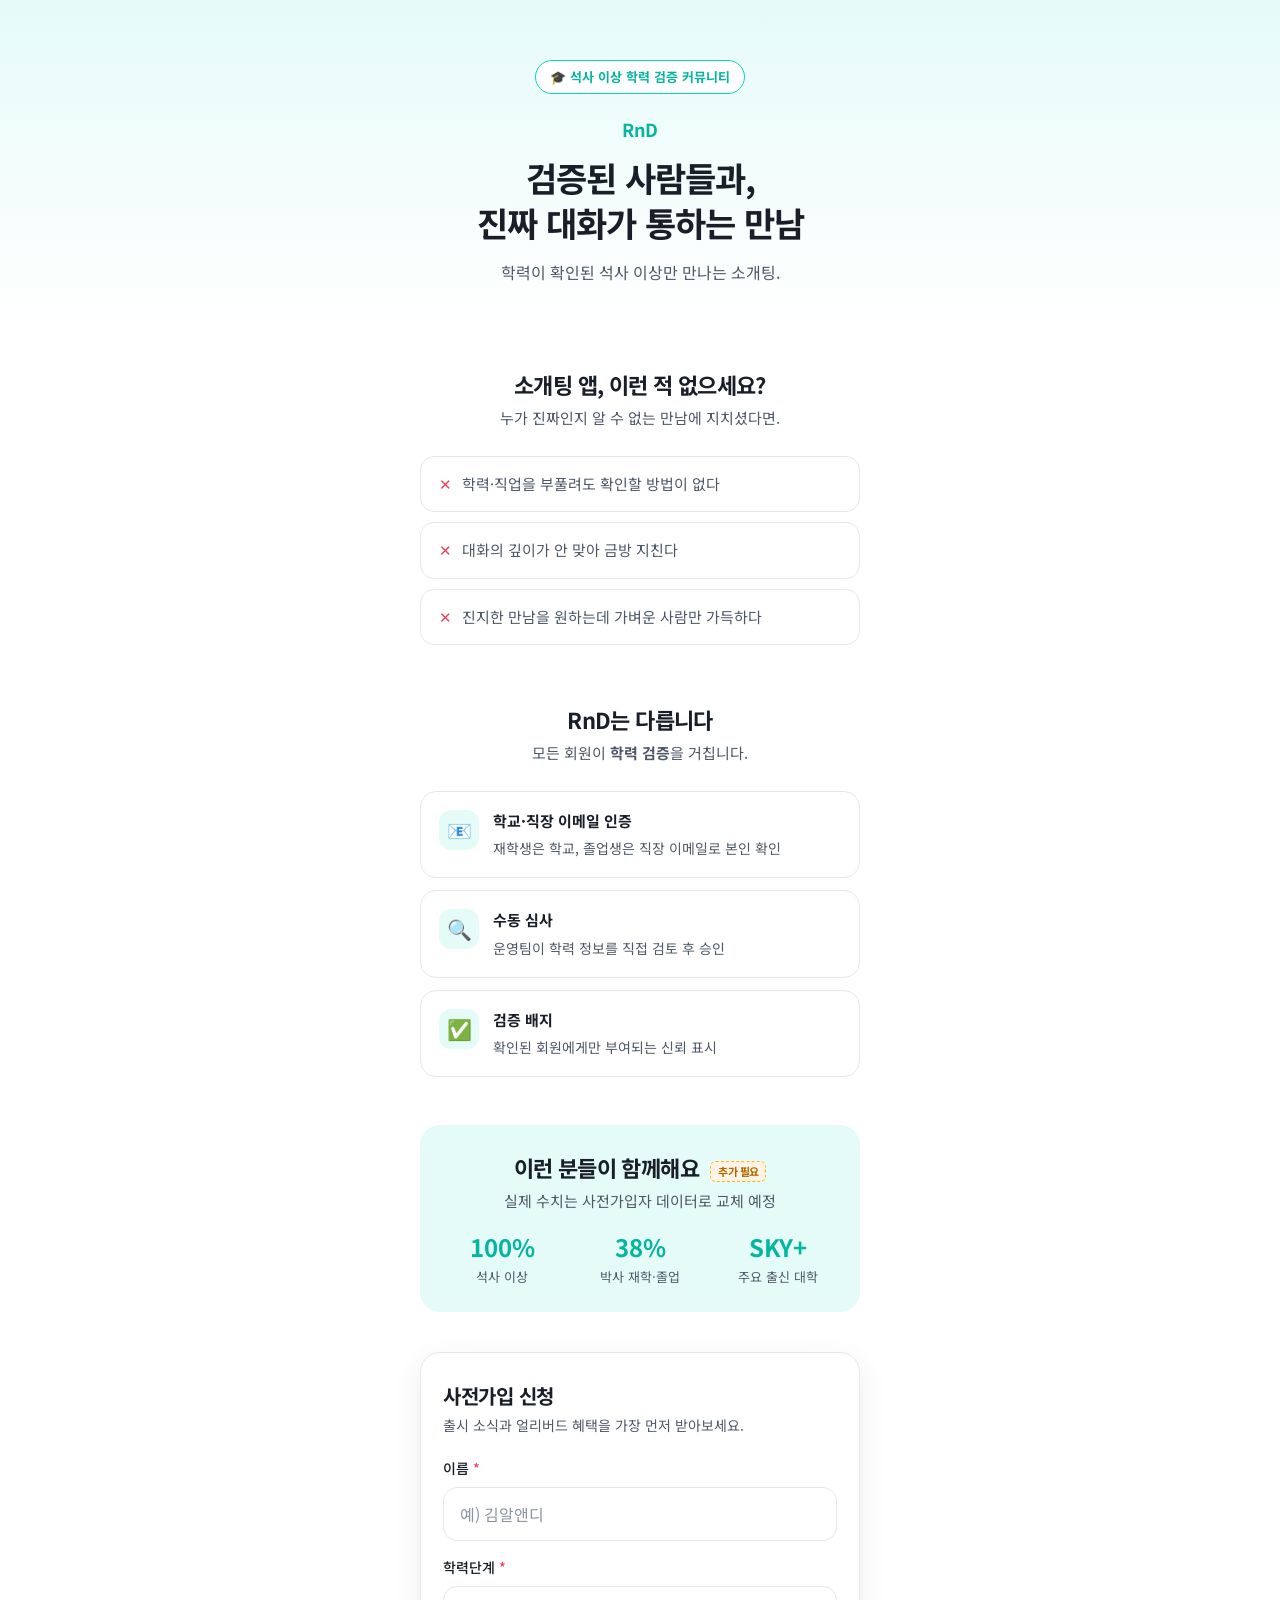
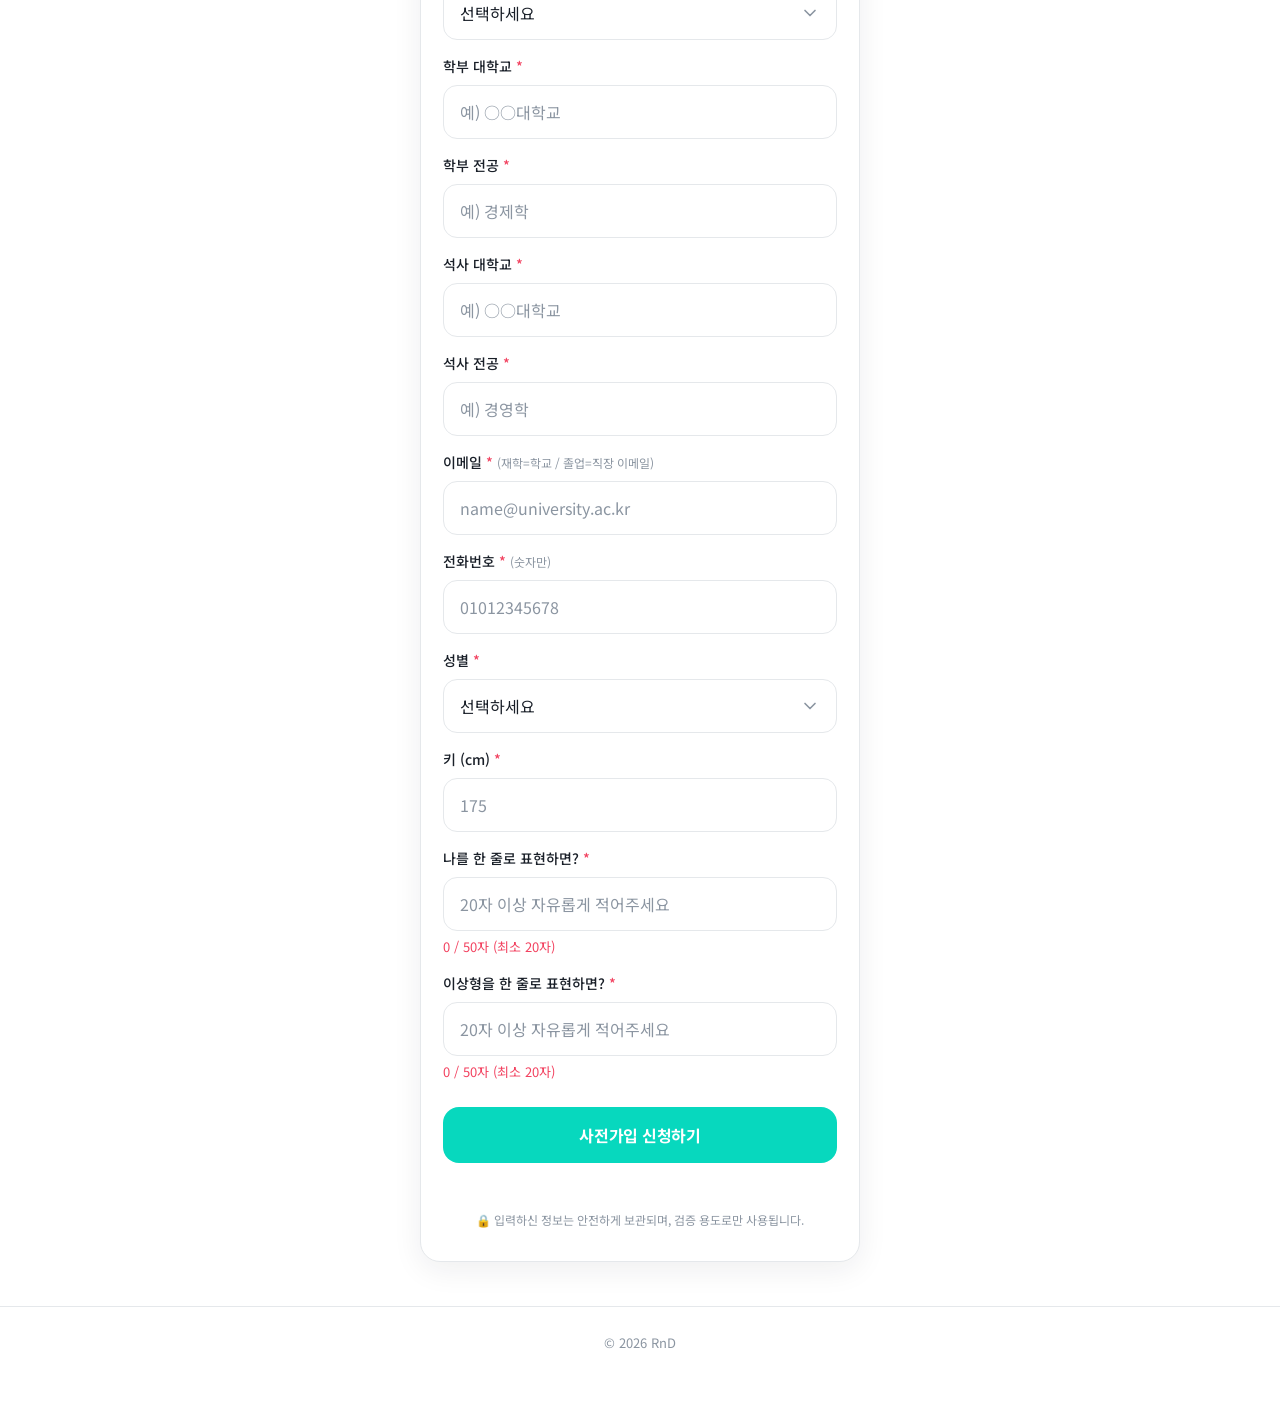
<file: versions/v1-verified/index.html>
<!DOCTYPE html>
<html lang="ko">
<head>
  <meta charset="UTF-8" />
  <meta name="viewport" content="width=device-width, initial-scale=1.0" />
  <title>RnD — 검증된 고학력자 소개팅 · 사전가입</title>
  <meta name="description" content="석사 이상 학력이 검증된 사람만 만나는 소개팅, RnD. 사전가입 신청." />
  <link rel="preconnect" href="https://fonts.googleapis.com" />
  <link rel="preconnect" href="https://fonts.gstatic.com" crossorigin />
  <link href="https://fonts.googleapis.com/css2?family=Noto+Sans+KR:wght@400;500;700&display=swap" rel="stylesheet" />
  <link rel="stylesheet" href="../shared/base.css" />
  <link rel="stylesheet" href="v1.css" />
</head>
<body>
  <div id="form-wrap">
    <!-- 컨셉1: 검증·신뢰형 -->
    <header class="hero">
      <div class="pill">🎓 석사 이상 학력 검증 커뮤니티</div>
      <div class="brand">RnD</div>
      <h1>검증된 사람들과,<br />진짜 대화가 통하는 만남</h1>
      <p>학력이 확인된 석사 이상만 만나는 소개팅.</p>
    </header>

    <div class="container">
      <!-- 문제 제기 -->
      <section class="section">
        <h2 class="title">소개팅 앱, 이런 적 없으세요?</h2>
        <p class="lead">누가 진짜인지 알 수 없는 만남에 지치셨다면.</p>
        <ul class="problem-list">
          <li><span class="x">✕</span> 학력·직업을 부풀려도 확인할 방법이 없다</li>
          <li><span class="x">✕</span> 대화의 깊이가 안 맞아 금방 지친다</li>
          <li><span class="x">✕</span> 진지한 만남을 원하는데 가벼운 사람만 가득하다</li>
        </ul>
      </section>

      <!-- 검증 방식 -->
      <section class="section">
        <h2 class="title">RnD는 다릅니다</h2>
        <p class="lead">모든 회원이 <b>학력 검증</b>을 거칩니다.</p>
        <div class="verify">
          <div class="step"><div class="ic">📧</div><div><b>학교·직장 이메일 인증</b><span>재학생은 학교, 졸업생은 직장 이메일로 본인 확인</span></div></div>
          <div class="step"><div class="ic">🔍</div><div><b>수동 심사</b><span>운영팀이 학력 정보를 직접 검토 후 승인</span></div></div>
          <div class="step"><div class="ic">✅</div><div><b>검증 배지</b><span>확인된 회원에게만 부여되는 신뢰 표시</span></div></div>
        </div>
      </section>

      <!-- 회원 미리보기 (예시 수치) -->
      <section class="section">
        <div class="members">
          <h2 class="title">이런 분들이 함께해요 <span class="todo">추가 필요</span></h2>
          <p class="lead" style="margin-bottom:0">실제 수치는 사전가입자 데이터로 교체 예정</p>
          <div class="stat-grid">
            <div><div class="num">100%</div><div class="lbl">석사 이상</div></div>
            <div><div class="num">38%</div><div class="lbl">박사 재학·졸업</div></div>
            <div><div class="num">SKY+</div><div class="lbl">주요 출신 대학</div></div>
          </div>
        </div>
      </section>

      <!-- 신청 폼 -->
      <section class="section" style="padding-top:36px">
        <div class="card">
          <h2>사전가입 신청</h2>
          <p class="sub">출시 소식과 얼리버드 혜택을 가장 먼저 받아보세요.</p>

          <form id="signup-form" novalidate>
            <div class="field"><label>이름 <span class="req">*</span></label><input type="text" name="이름" placeholder="예) 김알앤디" /></div>
            <div class="field"><label>학력단계 <span class="req">*</span></label>
              <select name="학력단계" id="edu-level">
                <option value="">선택하세요</option>
                <option value="석사재학">석사 재학</option>
                <option value="석사졸업">석사 졸업</option>
                <option value="박사재학">박사 재학</option>
                <option value="박사졸업">박사 졸업</option>
              </select>
            </div>
            <div class="field"><label>학부 대학교 <span class="req">*</span></label><input type="text" name="학부_대학교" placeholder="예) ○○대학교" /></div>
            <div class="field"><label>학부 전공 <span class="req">*</span></label><input type="text" name="학부_전공" placeholder="예) 경제학" /></div>
            <div class="field"><label>석사 대학교 <span class="req">*</span></label><input type="text" name="석사_대학교" placeholder="예) ○○대학교" /></div>
            <div class="field"><label>석사 전공 <span class="req">*</span></label><input type="text" name="석사_전공" placeholder="예) 경영학" /></div>
            <div id="phd-fields" hidden>
              <div class="field"><label>박사 대학교 <span class="req">*</span></label><input type="text" name="박사_대학교" placeholder="예) ○○대학교" /></div>
              <div class="field"><label>박사 전공 <span class="req">*</span></label><input type="text" name="박사_전공" placeholder="예) 통계학" /></div>
            </div>
            <div class="field"><label>이메일 <span class="req">*</span> <span class="note">(재학=학교 / 졸업=직장 이메일)</span></label><input type="email" name="이메일" placeholder="name@university.ac.kr" /></div>
            <div class="field"><label>전화번호 <span class="req">*</span> <span class="note">(숫자만)</span></label><input type="text" name="전화번호" id="phone" inputmode="numeric" placeholder="01012345678" /></div>
            <div class="field"><label>성별 <span class="req">*</span></label>
              <select name="성별"><option value="">선택하세요</option><option value="남성">남성</option><option value="여성">여성</option></select>
            </div>
            <div class="field"><label>키 (cm) <span class="req">*</span></label><input type="number" name="키" id="height" min="140" max="220" placeholder="175" /></div>
            <div class="field"><label>나를 한 줄로 표현하면? <span class="req">*</span></label><input type="text" name="한줄소개" id="intro" maxlength="50" placeholder="20자 이상 자유롭게 적어주세요" /><div class="counter" id="intro-counter">0 / 50자 (최소 20자)</div></div>
            <div class="field"><label>이상형을 한 줄로 표현하면? <span class="req">*</span></label><input type="text" name="한줄이상형" id="ideal" maxlength="50" placeholder="20자 이상 자유롭게 적어주세요" /><div class="counter" id="ideal-counter">0 / 50자 (최소 20자)</div></div>
            <button type="submit">사전가입 신청하기</button>
            <div id="msg"></div>
          </form>
          <div class="trust">🔒 입력하신 정보는 안전하게 보관되며, 검증 용도로만 사용됩니다.</div>
        </div>
      </section>
    </div>
  </div>

  <div id="thanks">
    <div class="check">✓</div>
    <h2>사전가입 신청이 접수되었습니다</h2>
    <p>검증된 분들과 곧 만나요.</p>
    <p>학력 인증 안내를 이메일로 보내드릴게요.</p>
  </div>

  <footer class="footer">
    <div>© 2026 RnD</div>
  </footer>

  <script src="../shared/form.js"></script>
</body>
</html>
</file>
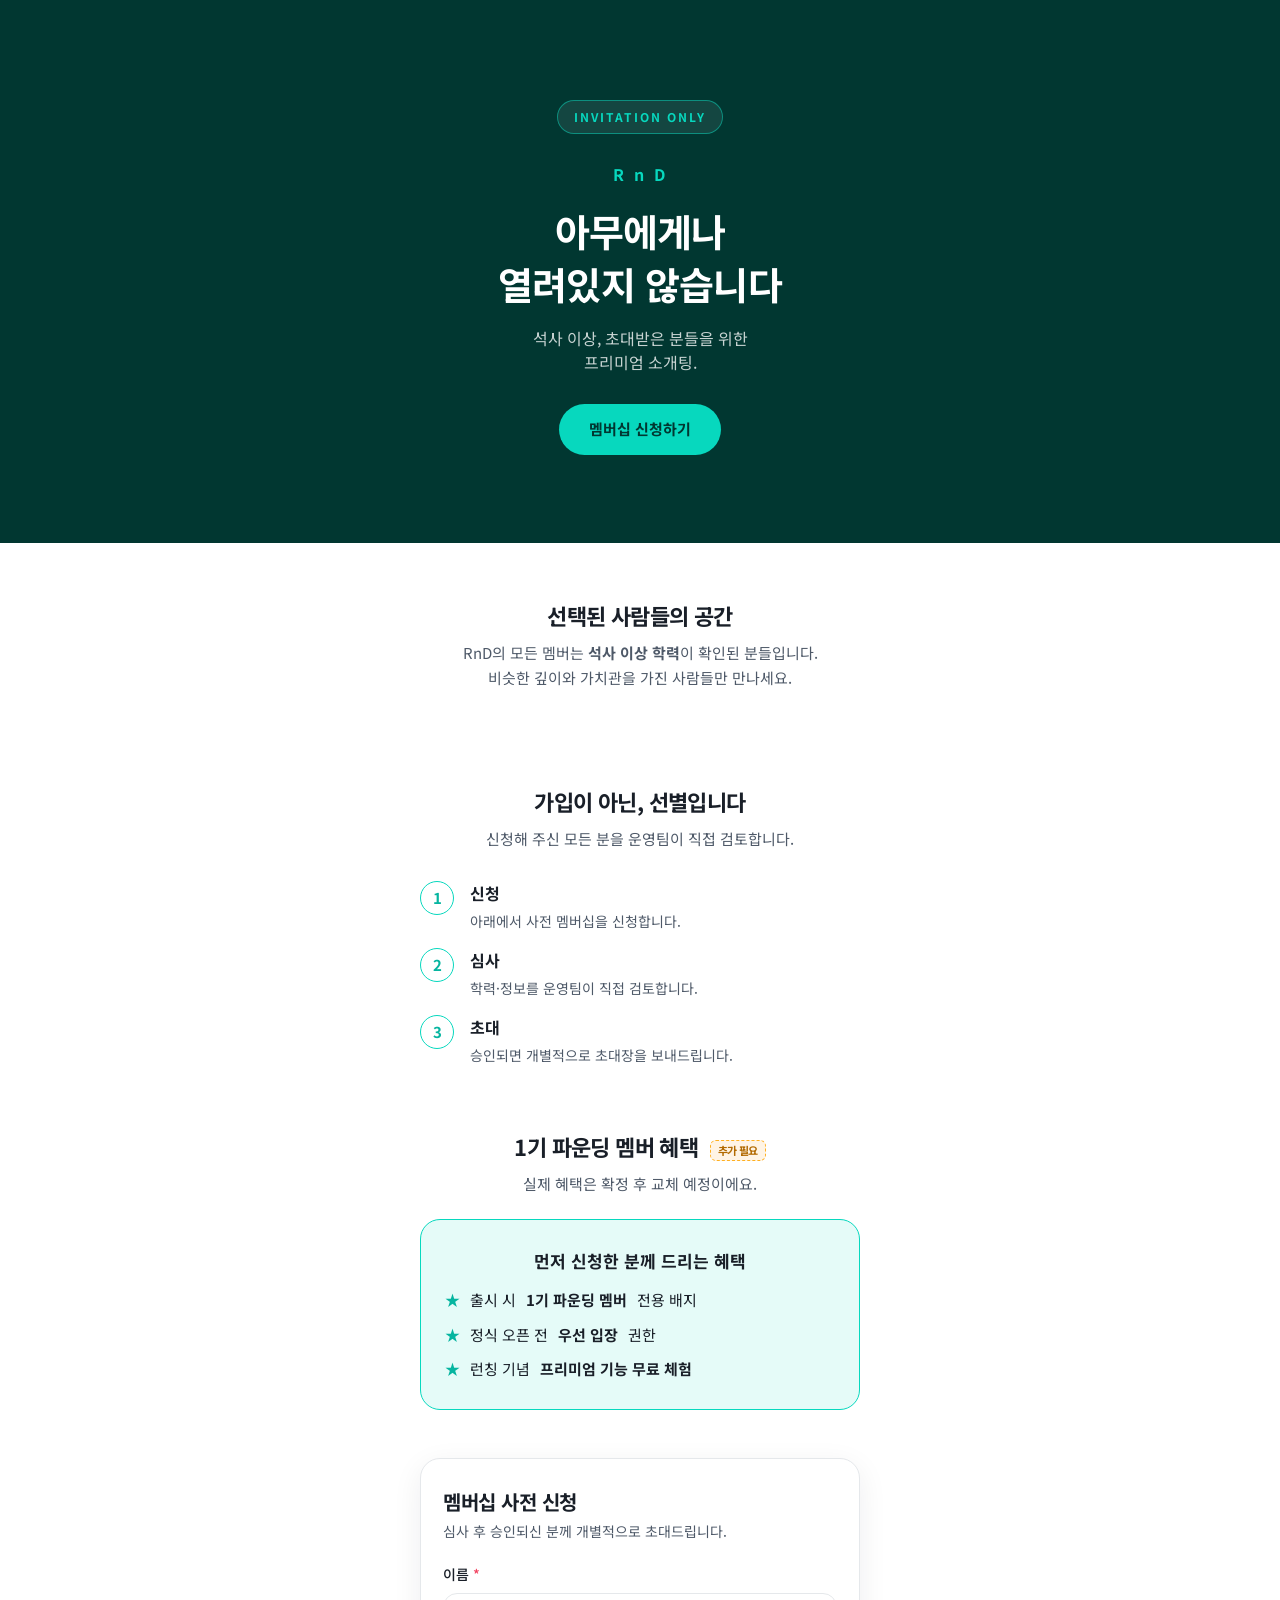
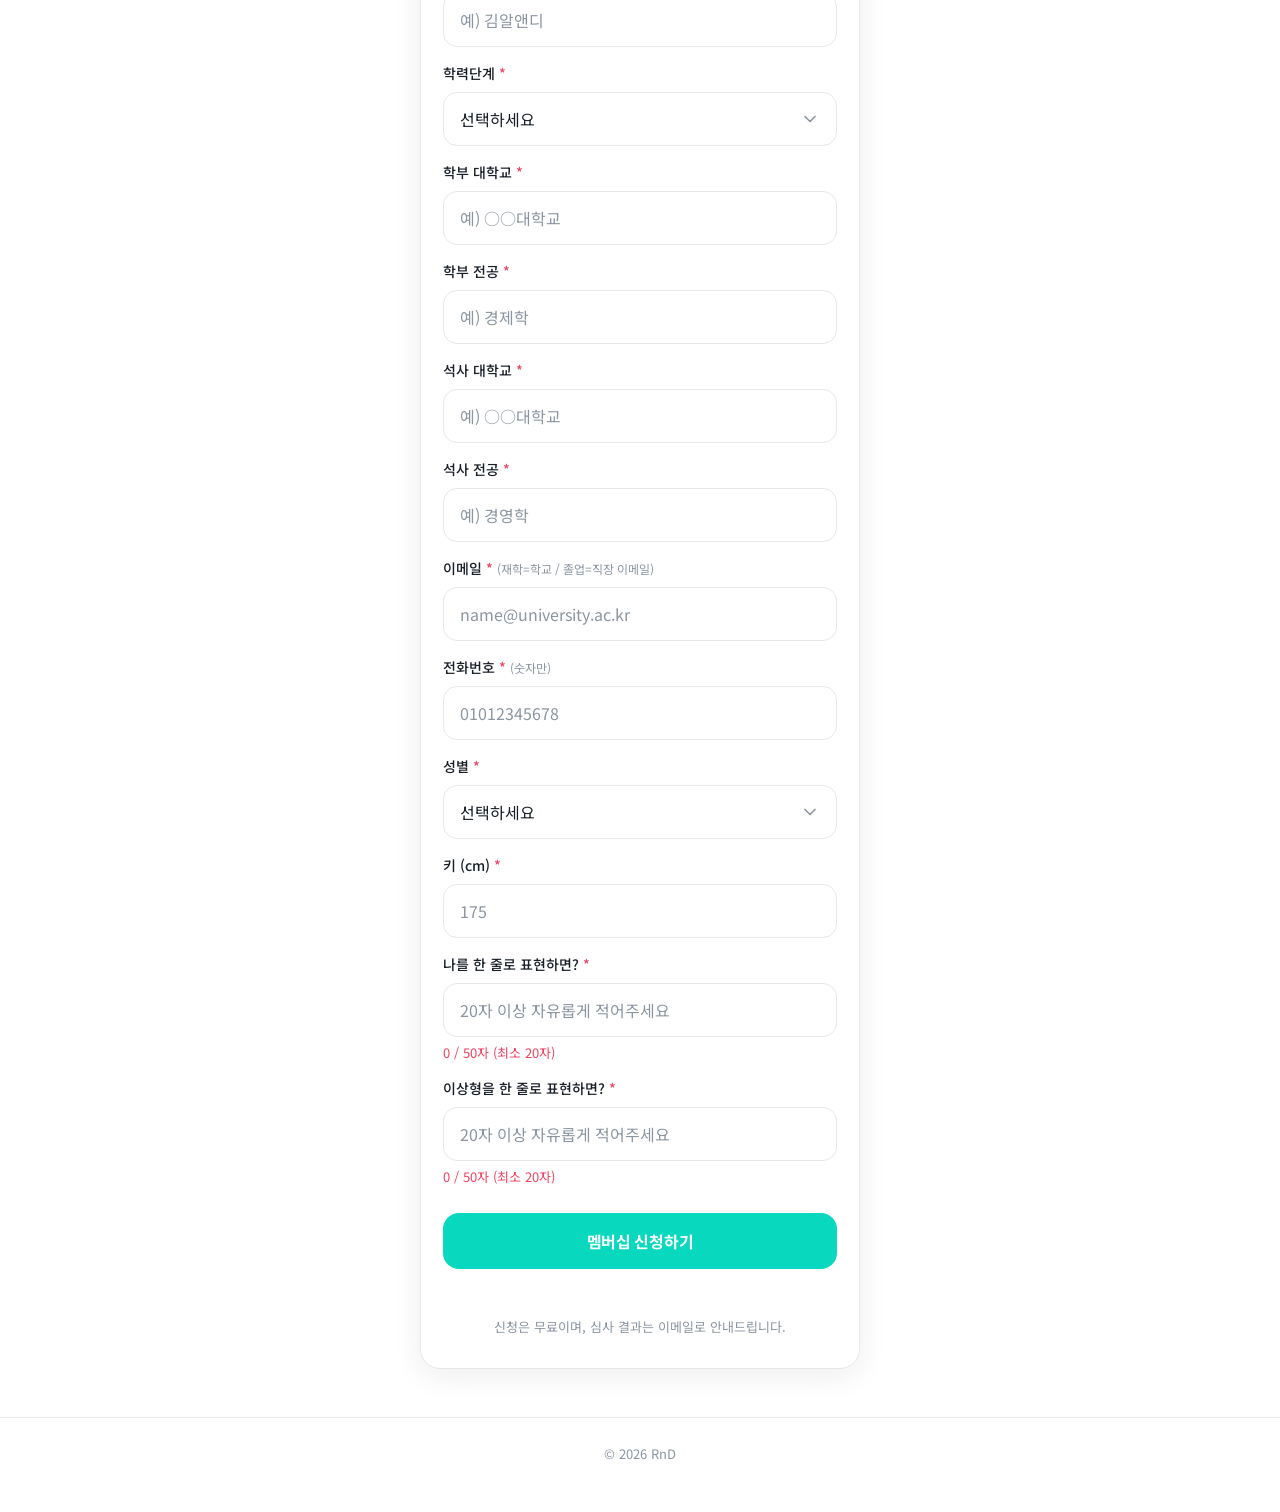
<file: versions/v2-invite/index.html>
<!DOCTYPE html>
<html lang="ko">
<head>
  <meta charset="UTF-8" />
  <meta name="viewport" content="width=device-width, initial-scale=1.0" />
  <title>RnD — 초대받은 사람만의 프리미엄 소개팅</title>
  <meta name="description" content="석사 이상, 초대받은 분들을 위한 프리미엄 소개팅 RnD. 멤버십 사전 신청." />
  <link rel="preconnect" href="https://fonts.googleapis.com" />
  <link rel="preconnect" href="https://fonts.gstatic.com" crossorigin />
  <link href="https://fonts.googleapis.com/css2?family=Noto+Sans+KR:wght@400;500;700&display=swap" rel="stylesheet" />
  <link rel="stylesheet" href="../shared/base.css" />
  <link rel="stylesheet" href="v2.css" />
</head>
<body>
  <div id="form-wrap">
    <!-- 컨셉2: 초대제·멤버십 -->
    <header class="hero">
      <div class="pill">INVITATION ONLY</div>
      <div class="brand">R n D</div>
      <h1>아무에게나<br />열려있지 않습니다</h1>
      <p>석사 이상, 초대받은 분들을 위한<br />프리미엄 소개팅.</p>
      <a class="cta" href="#apply">멤버십 신청하기</a>
    </header>

    <div class="container">
      <!-- 누가 안에 있나 -->
      <section class="section">
        <h2 class="title">선택된 사람들의 공간</h2>
        <p class="lead">
          RnD의 모든 멤버는 <b>석사 이상 학력</b>이 확인된 분들입니다.<br />
          비슷한 깊이와 가치관을 가진 사람들만 만나세요.
        </p>
      </section>

      <!-- 선별 과정 -->
      <section class="section">
        <h2 class="title">가입이 아닌, 선별입니다</h2>
        <p class="lead">신청해 주신 모든 분을 운영팀이 직접 검토합니다.</p>
        <div class="steps">
          <div class="step"><div class="n">1</div><div><b>신청</b><span>아래에서 사전 멤버십을 신청합니다.</span></div></div>
          <div class="step"><div class="n">2</div><div><b>심사</b><span>학력·정보를 운영팀이 직접 검토합니다.</span></div></div>
          <div class="step"><div class="n">3</div><div><b>초대</b><span>승인되면 개별적으로 초대장을 보내드립니다.</span></div></div>
        </div>
      </section>

      <!-- 파운딩 멤버 혜택 -->
      <section class="section">
        <h2 class="title">1기 파운딩 멤버 혜택 <span class="todo">추가 필요</span></h2>
        <p class="lead" style="margin-bottom:22px">실제 혜택은 확정 후 교체 예정이에요.</p>
        <div class="perks">
          <h3>먼저 신청한 분께 드리는 혜택</h3>
          <ul>
            <li><span class="star">★</span> 출시 시 <b>1기 파운딩 멤버</b> 전용 배지</li>
            <li><span class="star">★</span> 정식 오픈 전 <b>우선 입장</b> 권한</li>
            <li><span class="star">★</span> 런칭 기념 <b>프리미엄 기능 무료 체험</b></li>
          </ul>
        </div>
      </section>

      <!-- 신청 폼 -->
      <section class="section" id="apply" style="padding-top:40px">
        <div class="card">
          <h2>멤버십 사전 신청</h2>
          <p class="sub">심사 후 승인되신 분께 개별적으로 초대드립니다.</p>

          <form id="signup-form" novalidate>
            <div class="field"><label>이름 <span class="req">*</span></label><input type="text" name="이름" placeholder="예) 김알앤디" /></div>
            <div class="field"><label>학력단계 <span class="req">*</span></label>
              <select name="학력단계" id="edu-level">
                <option value="">선택하세요</option>
                <option value="석사재학">석사 재학</option>
                <option value="석사졸업">석사 졸업</option>
                <option value="박사재학">박사 재학</option>
                <option value="박사졸업">박사 졸업</option>
              </select>
            </div>
            <div class="field"><label>학부 대학교 <span class="req">*</span></label><input type="text" name="학부_대학교" placeholder="예) ○○대학교" /></div>
            <div class="field"><label>학부 전공 <span class="req">*</span></label><input type="text" name="학부_전공" placeholder="예) 경제학" /></div>
            <div class="field"><label>석사 대학교 <span class="req">*</span></label><input type="text" name="석사_대학교" placeholder="예) ○○대학교" /></div>
            <div class="field"><label>석사 전공 <span class="req">*</span></label><input type="text" name="석사_전공" placeholder="예) 경영학" /></div>
            <div id="phd-fields" hidden>
              <div class="field"><label>박사 대학교 <span class="req">*</span></label><input type="text" name="박사_대학교" placeholder="예) ○○대학교" /></div>
              <div class="field"><label>박사 전공 <span class="req">*</span></label><input type="text" name="박사_전공" placeholder="예) 통계학" /></div>
            </div>
            <div class="field"><label>이메일 <span class="req">*</span> <span class="note">(재학=학교 / 졸업=직장 이메일)</span></label><input type="email" name="이메일" placeholder="name@university.ac.kr" /></div>
            <div class="field"><label>전화번호 <span class="req">*</span> <span class="note">(숫자만)</span></label><input type="text" name="전화번호" id="phone" inputmode="numeric" placeholder="01012345678" /></div>
            <div class="field"><label>성별 <span class="req">*</span></label>
              <select name="성별"><option value="">선택하세요</option><option value="남성">남성</option><option value="여성">여성</option></select>
            </div>
            <div class="field"><label>키 (cm) <span class="req">*</span></label><input type="number" name="키" id="height" min="140" max="220" placeholder="175" /></div>
            <div class="field"><label>나를 한 줄로 표현하면? <span class="req">*</span></label><input type="text" name="한줄소개" id="intro" maxlength="50" placeholder="20자 이상 자유롭게 적어주세요" /><div class="counter" id="intro-counter">0 / 50자 (최소 20자)</div></div>
            <div class="field"><label>이상형을 한 줄로 표현하면? <span class="req">*</span></label><input type="text" name="한줄이상형" id="ideal" maxlength="50" placeholder="20자 이상 자유롭게 적어주세요" /><div class="counter" id="ideal-counter">0 / 50자 (최소 20자)</div></div>
            <button type="submit">멤버십 신청하기</button>
            <div id="msg"></div>
          </form>
          <div class="apply-note">신청은 무료이며, 심사 결과는 이메일로 안내드립니다.</div>
        </div>
      </section>
    </div>
  </div>

  <div id="thanks">
    <div class="check">✉</div>
    <h2>멤버십 신청이 접수되었습니다</h2>
    <p>운영팀 심사 후, 승인되시면</p>
    <p>개별적으로 초대장을 보내드릴게요.</p>
  </div>

  <footer class="footer">
    <div>© 2026 RnD</div>
  </footer>

  <script src="../shared/form.js"></script>
</body>
</html>
</file>
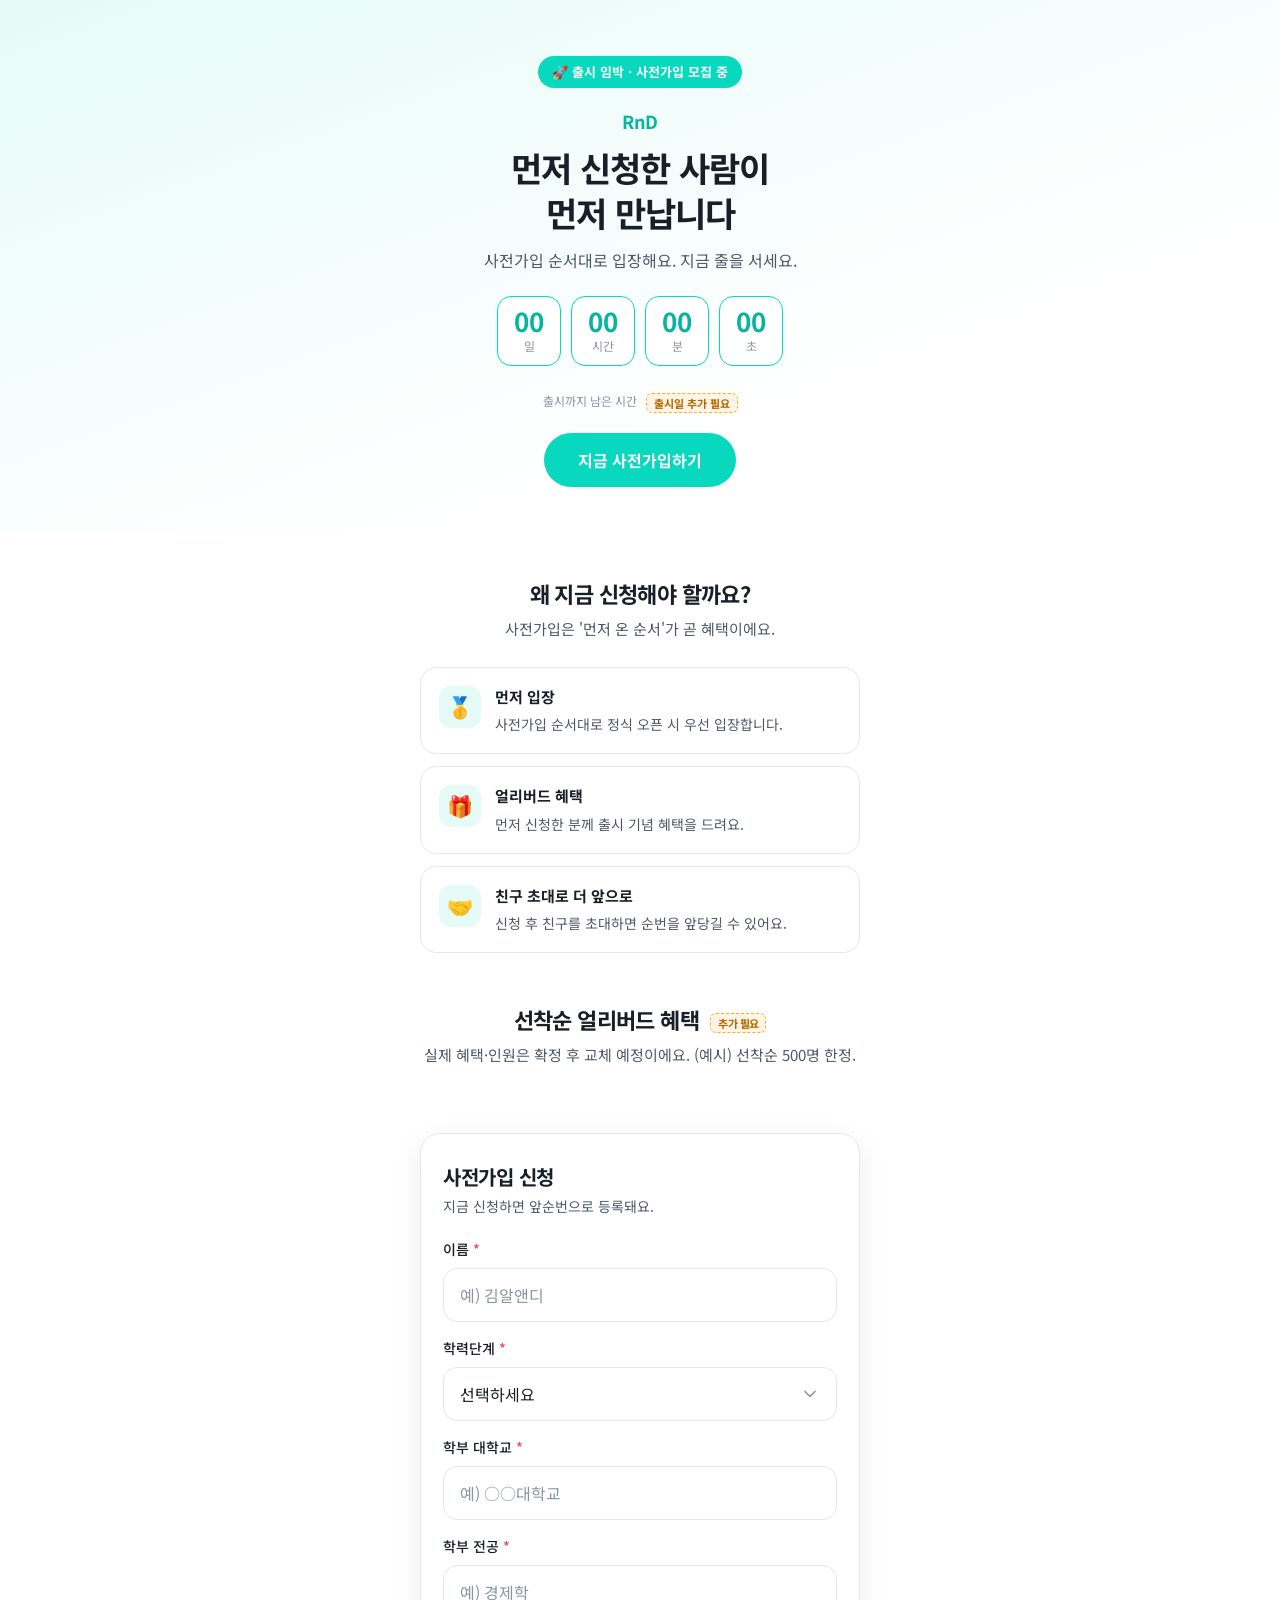
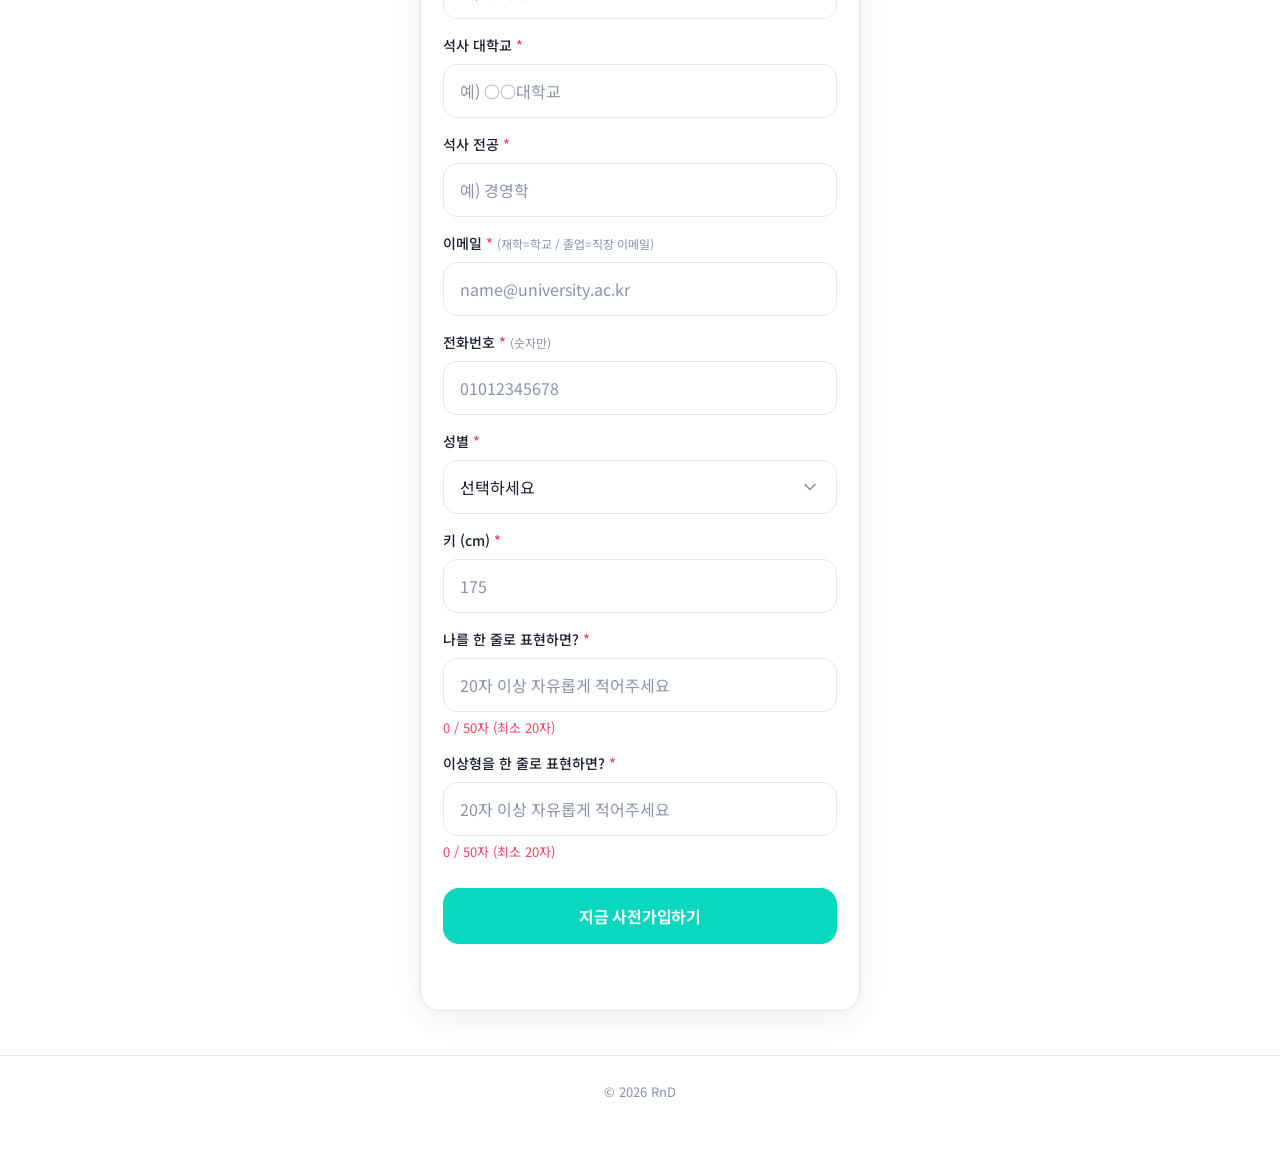
<file: versions/v3-waitlist/index.html>
<!DOCTYPE html>
<html lang="ko">
<head>
  <meta charset="UTF-8" />
  <meta name="viewport" content="width=device-width, initial-scale=1.0" />
  <title>RnD — 사전가입 선착순 · 출시 임박</title>
  <meta name="description" content="먼저 신청한 사람이 먼저 만나는 고학력자 소개팅 RnD. 사전가입 선착순 모집." />
  <link rel="preconnect" href="https://fonts.googleapis.com" />
  <link rel="preconnect" href="https://fonts.gstatic.com" crossorigin />
  <link href="https://fonts.googleapis.com/css2?family=Noto+Sans+KR:wght@400;500;700&display=swap" rel="stylesheet" />
  <link rel="stylesheet" href="../shared/base.css" />
  <link rel="stylesheet" href="v3.css" />
</head>
<body>
  <div id="form-wrap">
    <!-- 컨셉3: 대기순번·모멘텀 -->
    <header class="hero">
      <div class="pill">🚀 출시 임박 · 사전가입 모집 중</div>
      <div class="brand">RnD</div>
      <h1>먼저 신청한 사람이<br />먼저 만납니다</h1>
      <p>사전가입 순서대로 입장해요. 지금 줄을 서세요.</p>

      <!-- 카운트다운 (목표 출시일은 아래 script에서 교체) -->
      <div class="countdown">
        <div class="box"><div class="v" id="cd-d">--</div><div class="u">일</div></div>
        <div class="box"><div class="v" id="cd-h">--</div><div class="u">시간</div></div>
        <div class="box"><div class="v" id="cd-m">--</div><div class="u">분</div></div>
        <div class="box"><div class="v" id="cd-s">--</div><div class="u">초</div></div>
      </div>
      <div class="note" style="margin-bottom:20px">출시까지 남은 시간 <span class="todo">출시일 추가 필요</span></div>
      <a class="cta" href="#apply">지금 사전가입하기</a>
    </header>

    <div class="container">
      <!-- 왜 지금? -->
      <section class="section">
        <h2 class="title">왜 지금 신청해야 할까요?</h2>
        <p class="lead">사전가입은 '먼저 온 순서'가 곧 혜택이에요.</p>
        <div class="why">
          <div class="item"><div class="ic">🥇</div><div><b>먼저 입장</b><span>사전가입 순서대로 정식 오픈 시 우선 입장합니다.</span></div></div>
          <div class="item"><div class="ic">🎁</div><div><b>얼리버드 혜택</b><span>먼저 신청한 분께 출시 기념 혜택을 드려요.</span></div></div>
          <div class="item"><div class="ic">🤝</div><div><b>친구 초대로 더 앞으로</b><span>신청 후 친구를 초대하면 순번을 앞당길 수 있어요.</span></div></div>
        </div>
      </section>

      <!-- 얼리버드 혜택 -->
      <section class="section">
        <h2 class="title">선착순 얼리버드 혜택 <span class="todo">추가 필요</span></h2>
        <p class="lead">실제 혜택·인원은 확정 후 교체 예정이에요. (예시) 선착순 500명 한정.</p>
      </section>

      <!-- 신청 폼 -->
      <section class="section" id="apply" style="padding-top:36px">
        <div class="card">
          <h2>사전가입 신청</h2>
          <p class="sub">지금 신청하면 앞순번으로 등록돼요.</p>

          <form id="signup-form" novalidate>
            <div class="field"><label>이름 <span class="req">*</span></label><input type="text" name="이름" placeholder="예) 김알앤디" /></div>
            <div class="field"><label>학력단계 <span class="req">*</span></label>
              <select name="학력단계" id="edu-level">
                <option value="">선택하세요</option>
                <option value="석사재학">석사 재학</option>
                <option value="석사졸업">석사 졸업</option>
                <option value="박사재학">박사 재학</option>
                <option value="박사졸업">박사 졸업</option>
              </select>
            </div>
            <div class="field"><label>학부 대학교 <span class="req">*</span></label><input type="text" name="학부_대학교" placeholder="예) ○○대학교" /></div>
            <div class="field"><label>학부 전공 <span class="req">*</span></label><input type="text" name="학부_전공" placeholder="예) 경제학" /></div>
            <div class="field"><label>석사 대학교 <span class="req">*</span></label><input type="text" name="석사_대학교" placeholder="예) ○○대학교" /></div>
            <div class="field"><label>석사 전공 <span class="req">*</span></label><input type="text" name="석사_전공" placeholder="예) 경영학" /></div>
            <div id="phd-fields" hidden>
              <div class="field"><label>박사 대학교 <span class="req">*</span></label><input type="text" name="박사_대학교" placeholder="예) ○○대학교" /></div>
              <div class="field"><label>박사 전공 <span class="req">*</span></label><input type="text" name="박사_전공" placeholder="예) 통계학" /></div>
            </div>
            <div class="field"><label>이메일 <span class="req">*</span> <span class="note">(재학=학교 / 졸업=직장 이메일)</span></label><input type="email" name="이메일" placeholder="name@university.ac.kr" /></div>
            <div class="field"><label>전화번호 <span class="req">*</span> <span class="note">(숫자만)</span></label><input type="text" name="전화번호" id="phone" inputmode="numeric" placeholder="01012345678" /></div>
            <div class="field"><label>성별 <span class="req">*</span></label>
              <select name="성별"><option value="">선택하세요</option><option value="남성">남성</option><option value="여성">여성</option></select>
            </div>
            <div class="field"><label>키 (cm) <span class="req">*</span></label><input type="number" name="키" id="height" min="140" max="220" placeholder="175" /></div>
            <div class="field"><label>나를 한 줄로 표현하면? <span class="req">*</span></label><input type="text" name="한줄소개" id="intro" maxlength="50" placeholder="20자 이상 자유롭게 적어주세요" /><div class="counter" id="intro-counter">0 / 50자 (최소 20자)</div></div>
            <div class="field"><label>이상형을 한 줄로 표현하면? <span class="req">*</span></label><input type="text" name="한줄이상형" id="ideal" maxlength="50" placeholder="20자 이상 자유롭게 적어주세요" /><div class="counter" id="ideal-counter">0 / 50자 (최소 20자)</div></div>
            <button type="submit">지금 사전가입하기</button>
            <div id="msg"></div>
          </form>
        </div>
      </section>
    </div>
  </div>

  <div id="thanks">
    <div class="check">🎉</div>
    <h2>사전가입 완료! 당신은 앞순번이에요</h2>
    <p>친구를 초대하면 순번을 더 앞당길 수 있어요.</p>
    <div class="invite-box">
      <b style="font-size:14px">내 초대 링크 <span class="todo">실제 순번·초대 기능 추가 필요</span></b>
      <div class="invite-row">
        <input type="text" id="invite-link" value="https://rnd.app/r/내초대코드" readonly />
        <button id="copy-invite" type="button">링크 복사</button>
      </div>
    </div>
  </div>

  <footer class="footer">
    <div>© 2026 RnD</div>
  </footer>

  <script src="../shared/form.js"></script>
  <script>
    // 카운트다운 (목표 출시일 — 실제 날짜로 교체 필요)
    (function () {
      var target = new Date("2026-09-01T00:00:00+09:00").getTime(); // 「추가 필요」 실제 출시일
      function set(id, v) { var el = document.getElementById(id); if (el) el.textContent = String(v).padStart(2, "0"); }
      function tick() {
        var diff = Math.max(0, target - new Date().getTime());
        set("cd-d", Math.floor(diff / 86400000));
        set("cd-h", Math.floor((diff % 86400000) / 3600000));
        set("cd-m", Math.floor((diff % 3600000) / 60000));
        set("cd-s", Math.floor((diff % 60000) / 1000));
      }
      tick(); setInterval(tick, 1000);
    })();
    // 초대 링크 복사 (데모 — 실제 링크 생성은 추가 개발 필요)
    (function () {
      var btn = document.getElementById("copy-invite");
      if (!btn) return;
      btn.addEventListener("click", function () {
        var inp = document.getElementById("invite-link");
        inp.select();
        if (navigator.clipboard) navigator.clipboard.writeText(inp.value);
        btn.textContent = "복사됨!";
        setTimeout(function () { btn.textContent = "링크 복사"; }, 1500);
      });
    })();
  </script>
</body>
</html>
</file>
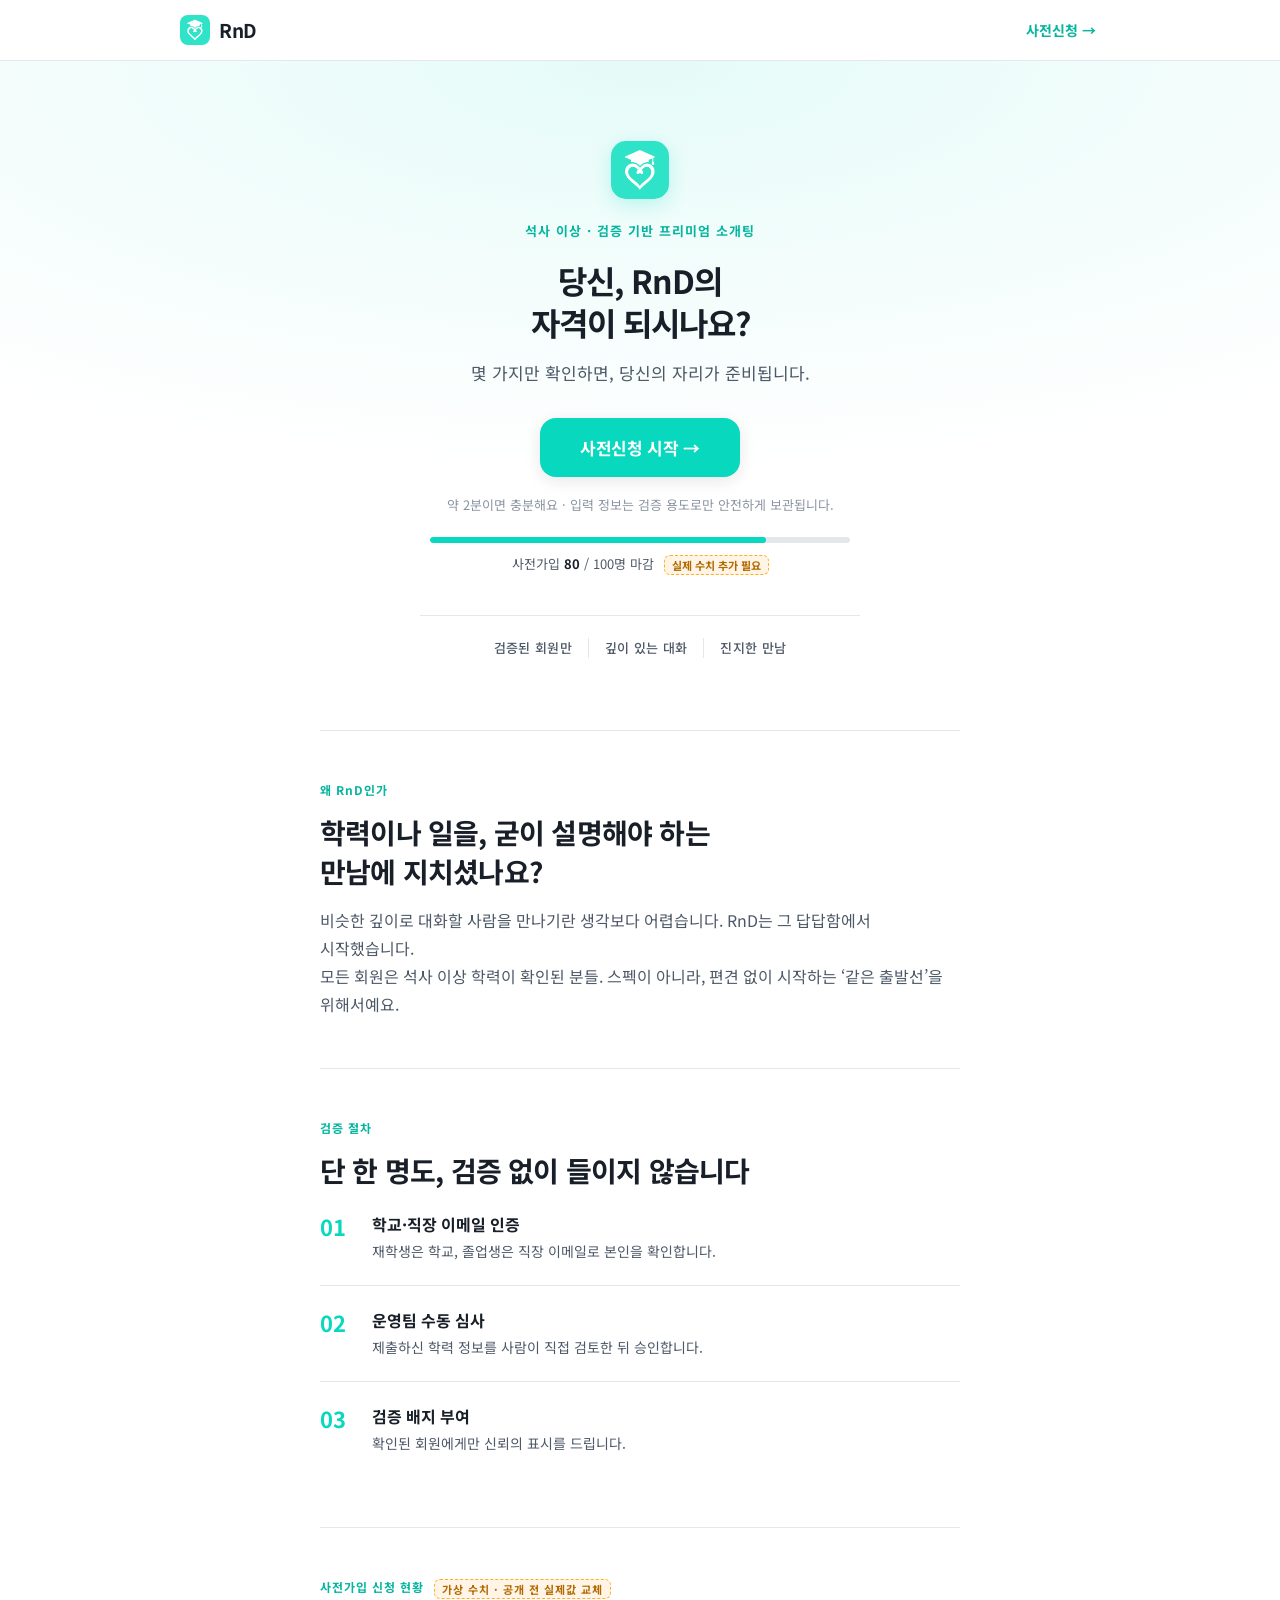
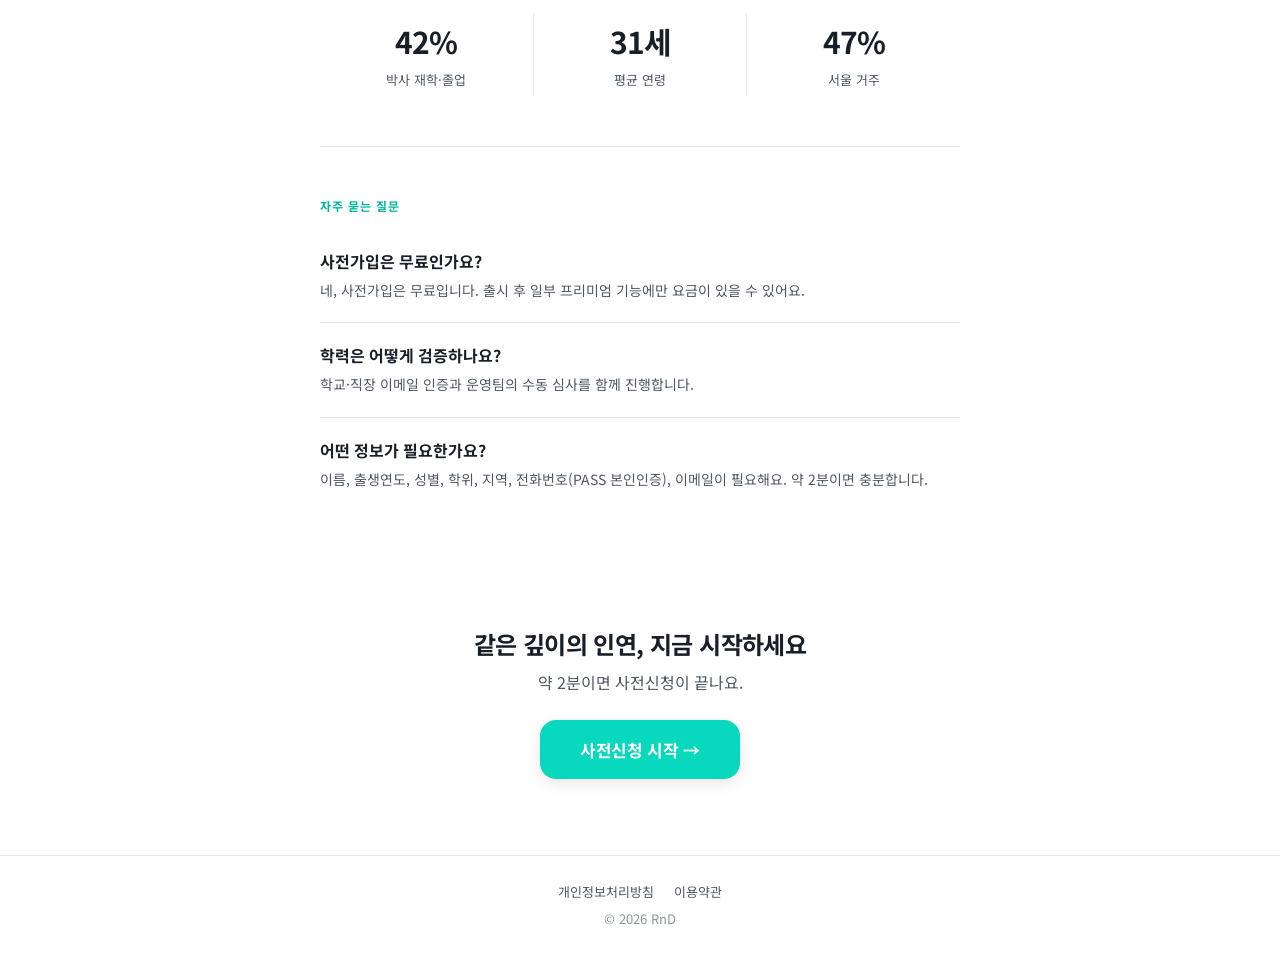
<file: versions/wizard/index.html>
<!DOCTYPE html>
<html lang="ko">
<head>
  <meta charset="UTF-8" />
  <meta name="viewport" content="width=device-width, initial-scale=1.0" />
  <title>RnD — 당신, RnD의 자격이 되시나요?</title>
  <meta name="description" content="석사 이상, 학력이 검증된 사람만 만나는 프리미엄 소개팅 RnD. 자격 확인을 시작해 보세요." />
  <meta property="og:title" content="RnD — 당신, RnD의 자격이 되시나요?" />
  <meta property="og:description" content="석사 이상, 검증된 사람들과 진짜 대화가 통하는 만남. 지금 자격 확인을 시작하세요." />
  <link rel="preconnect" href="https://fonts.googleapis.com" />
  <link rel="preconnect" href="https://fonts.gstatic.com" crossorigin />
  <link href="https://fonts.googleapis.com/css2?family=Noto+Sans+KR:wght@400;500;700&display=swap" rel="stylesheet" />
  <link rel="stylesheet" href="../shared/base.css" />
  <link rel="stylesheet" href="wizard.css" />
</head>
<body>
  <nav class="nav">
    <div class="inner">
      <a class="brand-logo" href="#" id="logo-home">
        <span class="logo-mark"><img src="../shared/rnd-logo.png" alt="RnD" /></span>
        <span class="wordmark">RnD</span>
      </a>
      <button class="nav-cta" id="nav-start" type="button">사전신청 →</button>
    </div>
  </nav>

  <!-- ── 랜딩(인트로) : 시작하면 통째로 숨겨짐 ── -->
  <div id="intro">
    <header class="hero">
      <div class="hero-mark"><img src="../shared/rnd-logo.png" alt="RnD" /></div>
      <div class="eyebrow">석사 이상 · 검증 기반 프리미엄 소개팅</div>
      <h1>당신, RnD의<br />자격이 되시나요?</h1>
      <p class="sub">몇 가지만 확인하면, 당신의 자리가 준비됩니다.</p>
      <button class="btn-start js-start" id="start-btn" type="button">사전신청 시작 →</button>
      <div class="reassure">약 2분이면 충분해요 · 입력 정보는 검증 용도로만 안전하게 보관됩니다.</div>
      <div class="capacity">
        <div class="capacity-track"><span class="capacity-fill" style="width:80%"></span></div>
        <p class="capacity-cap">사전가입 <b>80</b> / 100명 마감 <span class="todo">실제 수치 추가 필요</span></p>
      </div>
      <div class="trust">
        <span>검증된 회원만</span>
        <span>깊이 있는 대화</span>
        <span>진지한 만남</span>
      </div>
    </header>

    <div class="wrap">
      <!-- 왜 RnD인가 (공감 + 해답 합침) -->
      <section class="block">
        <div class="sec-eyebrow">왜 RnD인가</div>
        <h2 class="block-h">학력이나 일을, 굳이 설명해야 하는<br />만남에 지치셨나요?</h2>
        <p class="block-p">비슷한 깊이로 대화할 사람을 만나기란 생각보다 어렵습니다. RnD는 그 답답함에서 시작했습니다.</p>
        <p class="block-p">모든 회원은 석사 이상 학력이 확인된 분들. 스펙이 아니라, 편견 없이 시작하는 ‘같은 출발선’을 위해서예요.</p>
      </section>

      <!-- 검증 3단계 -->
      <section class="block">
        <div class="sec-eyebrow">검증 절차</div>
        <h2 class="block-h">단 한 명도, 검증 없이 들이지 않습니다</h2>
        <ol class="num-list">
          <li><span class="n">01</span><div><b>학교·직장 이메일 인증</b><p>재학생은 학교, 졸업생은 직장 이메일로 본인을 확인합니다.</p></div></li>
          <li><span class="n">02</span><div><b>운영팀 수동 심사</b><p>제출하신 학력 정보를 사람이 직접 검토한 뒤 승인합니다.</p></div></li>
          <li><span class="n">03</span><div><b>검증 배지 부여</b><p>확인된 회원에게만 신뢰의 표시를 드립니다.</p></div></li>
        </ol>
      </section>

      <!-- 사전가입 신청 현황 (가상 수치 — 공개 전 실제값 교체 필수) -->
      <section class="block">
        <div class="sec-eyebrow">사전가입 신청 현황 <span class="todo">가상 수치 · 공개 전 실제값 교체</span></div>
        <div class="stats">
          <div class="stat"><div class="snum">42%</div><div class="slbl">박사 재학·졸업</div></div>
          <div class="stat"><div class="snum">31세</div><div class="slbl">평균 연령</div></div>
          <div class="stat"><div class="snum">47%</div><div class="slbl">서울 거주</div></div>
        </div>
      </section>
    </div>

    <div class="wrap">
      <!-- FAQ -->
      <section class="block">
        <div class="sec-eyebrow">자주 묻는 질문</div>
        <dl class="faq">
          <div><dt>사전가입은 무료인가요?</dt><dd>네, 사전가입은 무료입니다. 출시 후 일부 프리미엄 기능에만 요금이 있을 수 있어요.</dd></div>
          <div><dt>학력은 어떻게 검증하나요?</dt><dd>학교·직장 이메일 인증과 운영팀의 수동 심사를 함께 진행합니다.</dd></div>
          <div><dt>어떤 정보가 필요한가요?</dt><dd>이름, 출생연도, 성별, 학위, 지역, 전화번호(PASS 본인인증), 이메일이 필요해요. 약 2분이면 충분합니다.</dd></div>
        </dl>
      </section>
    </div>

    <!-- 마지막 CTA -->
    <section class="final-cta">
      <h2>같은 깊이의 인연, 지금 시작하세요</h2>
      <p>약 2분이면 사전신청이 끝나요.</p>
      <button class="btn-start js-start" type="button">사전신청 시작 →</button>
    </section>
  </div>

  <!-- ── 자격 확인 위저드 ── -->
  <main class="wizard-wrap" id="wizard" hidden>
    <div class="progress">
      <div class="meta">
        <span class="step-label" id="step-label">기본 정보</span>
        <span class="step-count" id="step-count">1/3</span>
      </div>
      <div class="bar"><div class="fill" id="progress-fill"></div></div>
    </div>

    <div class="card wizard-card">
      <form id="wizard-form" novalidate>

        <!-- 1단계: 기본 정보 -->
        <section class="step-panel active" data-step="1">
          <h2 class="step-title">먼저, 기본 정보부터요</h2>
          <p class="step-sub">편하게 알려주세요. 환영합니다.</p>
          <div class="field">
            <label>이름 <span class="req">*</span></label>
            <input type="text" name="이름" id="name" placeholder="예) 김알앤디" />
          </div>
          <div class="field">
            <label>출생연도 <span class="req">*</span></label>
            <input type="number" name="출생연도" id="birth-year" inputmode="numeric" placeholder="예) 1995" min="1960" max="2005" />
          </div>
          <div class="field">
            <label>성별 <span class="req">*</span></label>
            <select name="성별" id="gender">
              <option value="">선택하세요</option>
              <option value="남성">남성</option>
              <option value="여성">여성</option>
            </select>
          </div>
        </section>

        <!-- 2단계: 학위 및 지역 -->
        <section class="step-panel" data-step="2">
          <h2 class="step-title">학위와 지역을 알려주세요</h2>
          <p class="step-sub">RnD를 특별하게 만드는 중요한 정보예요.</p>
          <div class="field">
            <label>학위 <span class="req">*</span></label>
            <select name="학위" id="edu-level">
              <option value="">선택하세요</option>
              <option value="석사재학">석사 재학</option>
              <option value="석사졸업">석사 졸업</option>
              <option value="박사재학">박사 재학</option>
              <option value="박사졸업">박사 졸업</option>
            </select>
          </div>
          <div class="field">
            <label>지역 <span class="req">*</span></label>
            <select name="지역" id="region">
              <option value="">선택하세요</option>
              <option value="서울">서울</option>
              <option value="경기">경기</option>
              <option value="인천">인천</option>
              <option value="부산">부산</option>
              <option value="대구">대구</option>
              <option value="광주">광주</option>
              <option value="대전">대전</option>
              <option value="울산">울산</option>
              <option value="세종">세종</option>
              <option value="강원">강원</option>
              <option value="충북">충북</option>
              <option value="충남">충남</option>
              <option value="전북">전북</option>
              <option value="전남">전남</option>
              <option value="경북">경북</option>
              <option value="경남">경남</option>
              <option value="제주">제주</option>
              <option value="해외">해외 거주</option>
            </select>
          </div>
        </section>

        <!-- 3단계: 연락처 -->
        <section class="step-panel" data-step="3">
          <h2 class="step-title">연락처를 알려주세요</h2>
          <p class="step-sub">PASS 본인인증과 입장 안내 이메일이 필요해요.</p>
          <div class="field" id="phone-field">
            <label>전화번호 <span class="req">*</span></label>
            <div class="verify-row">
              <input type="text" name="전화번호" id="phone" inputmode="numeric" placeholder="01012345678" />
              <button type="button" class="btn-pass" id="btn-pass">PASS 인증</button>
            </div>
            <div class="verify-msg" id="pass-msg"></div>
          </div>
          <div class="field">
            <label>이메일 <span class="req">*</span></label>
            <input type="email" name="이메일" id="email" placeholder="example@email.com" />
          </div>

          <!-- 약관 동의 -->
          <div class="consent">
            <label class="consent-all" id="consent-all-box">
              <input type="checkbox" id="agree-all" />
              <span class="cbox"></span>
              <span class="consent-all-text">전체 동의합니다</span>
            </label>
            <div class="consent-list">
              <div class="consent-item">
                <label class="consent-check">
                  <input type="checkbox" class="agree-required" id="agree-privacy" />
                  <span class="cbox"></span>
                  <span class="ctag req-tag">필수</span>
                  <span class="ctext">개인정보 수집·이용 동의</span>
                </label>
                <a href="../shared/privacy.html" target="_blank" rel="noopener" class="cview">자세히</a>
              </div>
              <div class="consent-item">
                <label class="consent-check">
                  <input type="checkbox" class="agree-required" id="agree-terms" />
                  <span class="cbox"></span>
                  <span class="ctag req-tag">필수</span>
                  <span class="ctext">이용약관 동의</span>
                </label>
                <a href="../shared/terms.html" target="_blank" rel="noopener" class="cview">자세히</a>
              </div>
              <div class="consent-item">
                <label class="consent-check">
                  <input type="checkbox" id="agree-marketing" />
                  <span class="cbox"></span>
                  <span class="ctag opt-tag">선택</span>
                  <span class="ctext">마케팅·이벤트 정보 수신</span>
                </label>
                <a href="../shared/privacy.html" target="_blank" rel="noopener" class="cview">자세히</a>
              </div>
            </div>
            <p class="consent-note">[선택] 항목은 동의하지 않아도 사전신청할 수 있어요.</p>
          </div>
        </section>

        <div class="nav-btns">
          <button type="button" class="btn-prev" id="btn-prev" hidden>← 이전</button>
          <button type="button" class="btn-next" id="btn-next">다음 →</button>
        </div>
        <div class="step-msg" id="msg"></div>
      </form>

      <div class="privacy-note">입력 정보는 안전하게 보관되며, 검증 용도로만 사용됩니다.</div>
    </div>
  </main>

  <!-- ── 결과 화면 ── -->
  <section class="result-wrap" id="result" hidden>
    <div class="check"><svg width="40" height="40" viewBox="0 0 24 24" fill="none" stroke="#06B5A0" stroke-width="2.5" stroke-linecap="round" stroke-linejoin="round"><path d="M20 6L9 17l-5-5"/></svg></div>
    <h1>사전신청이 완료되었습니다</h1>
    <p>신청해 주셔서 감사합니다.<br />검토 후 입력하신 연락처로 안내드리겠습니다.</p>
  </section>

  <footer class="footer">
    <div class="footer-links">
      <a href="../shared/privacy.html">개인정보처리방침</a>
      <a href="../shared/terms.html">이용약관</a>
    </div>
    <div>© 2026 RnD</div>
  </footer>

  <script src="wizard.js"></script>
</body>
</html>
</file>
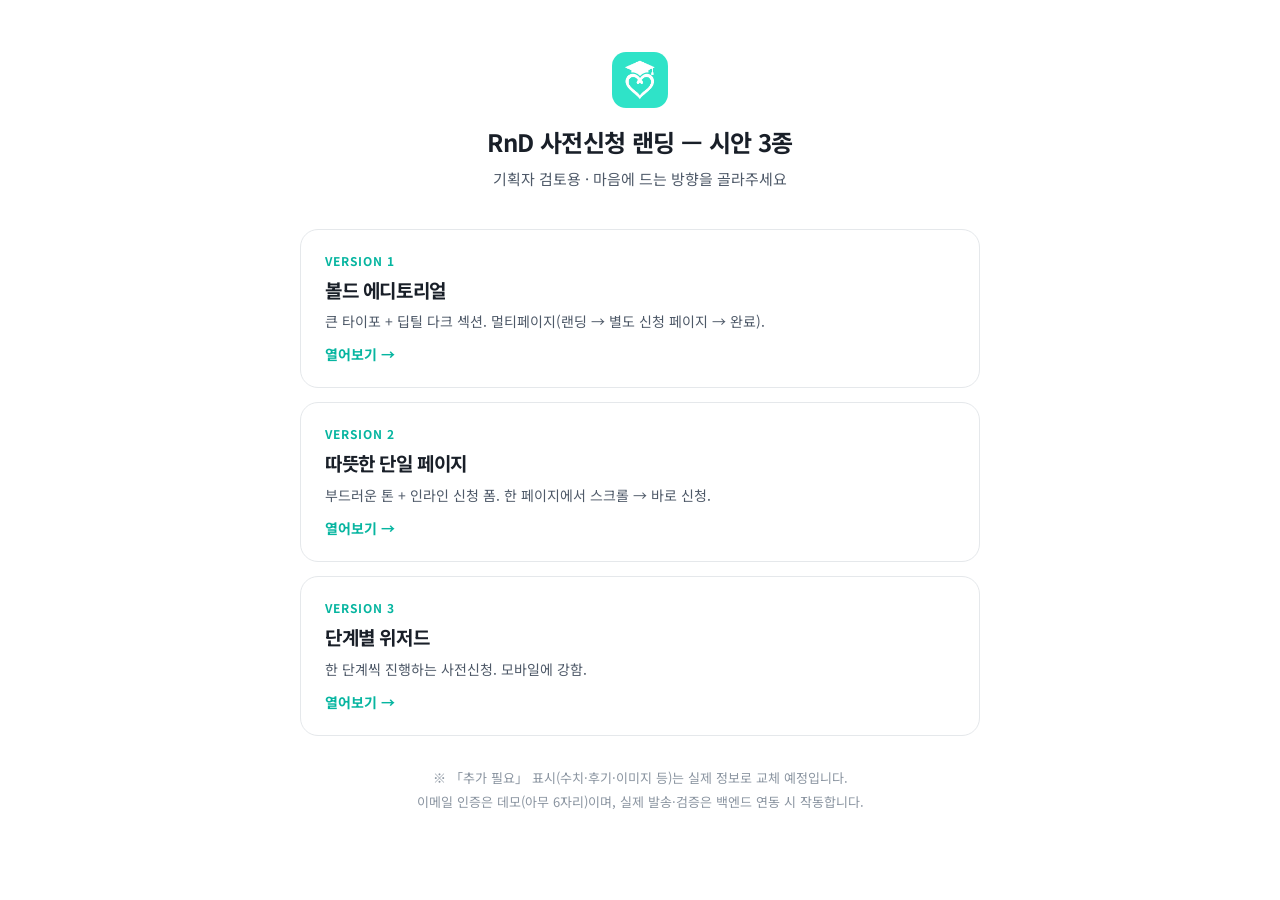
<file: preview.html>
<!DOCTYPE html>
<html lang="ko">
<head>
  <meta charset="UTF-8" />
  <meta name="viewport" content="width=device-width, initial-scale=1.0" />
  <title>RnD 사전신청 랜딩 — 시안 3종 (검토용)</title>
  <link rel="preconnect" href="https://fonts.googleapis.com" />
  <link rel="preconnect" href="https://fonts.gstatic.com" crossorigin />
  <link href="https://fonts.googleapis.com/css2?family=Noto+Sans+KR:wght@400;500;700&display=swap" rel="stylesheet" />
  <link rel="stylesheet" href="versions/shared/base.css" />
  <style>
    body { max-width: 720px; margin: 0 auto; padding: 52px 20px 72px; }
    .ph-head { text-align: center; margin-bottom: 38px; }
    .ph-head .logo-mark { width: 56px; height: 56px; border-radius: 14px; margin: 0 auto 16px; }
    .ph-head h1 { font-size: 24px; font-weight: 700; letter-spacing: -0.6px; margin: 0 0 8px; }
    .ph-head p { color: var(--text-secondary); margin: 0; font-size: 15px; }
    .ph-card { display: block; text-decoration: none; color: inherit;
      border: 1px solid var(--border-default); border-radius: 18px; padding: 22px 24px; margin-bottom: 14px;
      transition: border-color .15s, box-shadow .15s; }
    .ph-card:hover { border-color: var(--brand-500); box-shadow: 0 8px 24px rgba(7,216,190,.12); }
    .ph-card .v { font-size: 12px; font-weight: 700; letter-spacing: 1px; color: var(--brand-600); }
    .ph-card h2 { font-size: 19px; font-weight: 700; margin: 6px 0; letter-spacing: -0.4px; }
    .ph-card p { margin: 0; font-size: 14px; color: var(--text-secondary); line-height: 1.6; }
    .ph-card .go { margin-top: 12px; font-size: 14px; font-weight: 700; color: var(--brand-600); }
    .ph-note { margin-top: 30px; font-size: 13px; color: var(--text-tertiary); text-align: center; line-height: 1.8; }
  </style>
</head>
<body>
  <div class="ph-head">
    <span class="logo-mark"><img src="versions/shared/rnd-logo.png" alt="RnD" /></span>
    <h1>RnD 사전신청 랜딩 — 시안 3종</h1>
    <p>기획자 검토용 · 마음에 드는 방향을 골라주세요</p>
  </div>

  <a class="ph-card" href="versions/blend/index.html">
    <div class="v">VERSION 1</div>
    <h2>볼드 에디토리얼</h2>
    <p>큰 타이포 + 딥틸 다크 섹션. 멀티페이지(랜딩 → 별도 신청 페이지 → 완료).</p>
    <div class="go">열어보기 →</div>
  </a>

  <a class="ph-card" href="versions/cohort/index.html">
    <div class="v">VERSION 2</div>
    <h2>따뜻한 단일 페이지</h2>
    <p>부드러운 톤 + 인라인 신청 폼. 한 페이지에서 스크롤 → 바로 신청.</p>
    <div class="go">열어보기 →</div>
  </a>

  <a class="ph-card" href="versions/wizard/index.html">
    <div class="v">VERSION 3</div>
    <h2>단계별 위저드</h2>
    <p>한 단계씩 진행하는 사전신청. 모바일에 강함.</p>
    <div class="go">열어보기 →</div>
  </a>

  <p class="ph-note">
    ※ 「추가 필요」 표시(수치·후기·이미지 등)는 실제 정보로 교체 예정입니다.<br />
    이메일 인증은 데모(아무 6자리)이며, 실제 발송·검증은 백엔드 연동 시 작동합니다.
  </p>
</body>
</html>
</file>
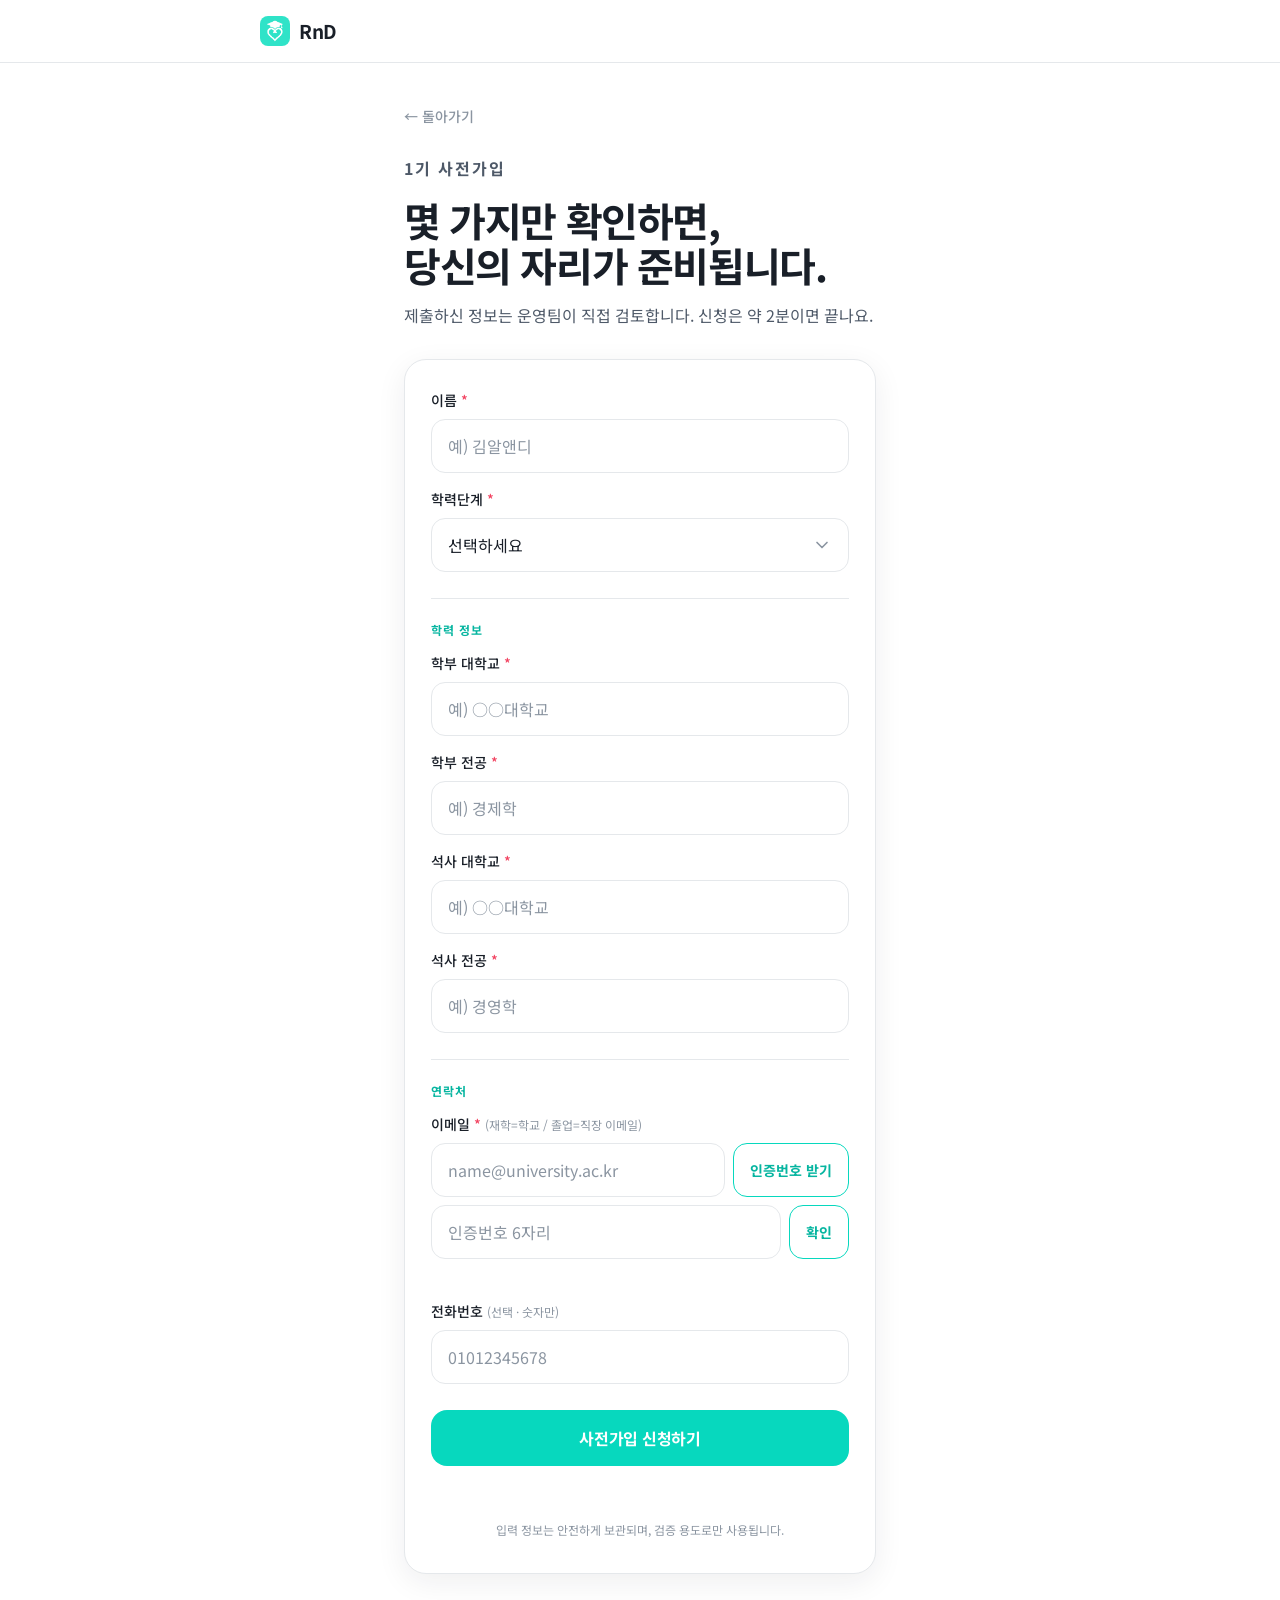
<file: versions/blend/apply.html>
<!DOCTYPE html>
<html lang="ko">
<head>
  <meta charset="UTF-8" />
  <meta name="viewport" content="width=device-width, initial-scale=1.0" />
  <title>사전가입 신청 — RnD</title>
  <link rel="preconnect" href="https://fonts.googleapis.com" />
  <link rel="preconnect" href="https://fonts.gstatic.com" crossorigin />
  <link href="https://fonts.googleapis.com/css2?family=Noto+Sans+KR:wght@400;500;700&display=swap" rel="stylesheet" />
  <link rel="stylesheet" href="../shared/base.css" />
  <link rel="stylesheet" href="blend.css" />
</head>
<body>
  <nav class="nav">
    <div class="inner">
      <a class="brand-logo" href="index.html">
        <span class="logo-mark"><img src="../shared/rnd-logo.png" alt="RnD" /></span>
        <span class="wordmark">RnD</span>
      </a>
    </div>
  </nav>

  <div class="apply-wrap">
    <a class="back" href="index.html">← 돌아가기</a>
    <div class="apply-head">
      <p class="kicker">1기 사전가입</p>
      <h1>몇 가지만 확인하면,<br />당신의 자리가 준비됩니다.</h1>
      <p>제출하신 정보는 운영팀이 직접 검토합니다. 신청은 약 2분이면 끝나요.</p>
    </div>

    <div class="card">
      <form id="signup-form" novalidate>
        <div class="field"><label>이름 <span class="req">*</span></label><input type="text" name="이름" placeholder="예) 김알앤디" /></div>
        <div class="field"><label>학력단계 <span class="req">*</span></label>
          <select name="학력단계" id="edu-level">
            <option value="">선택하세요</option>
            <option value="석사재학">석사 재학</option>
            <option value="석사졸업">석사 졸업</option>
            <option value="박사재학">박사 재학</option>
            <option value="박사졸업">박사 졸업</option>
          </select>
        </div>

        <div class="form-group-label">학력 정보</div>
        <div class="field"><label>학부 대학교 <span class="req">*</span></label><input type="text" name="학부_대학교" placeholder="예) ○○대학교" /></div>
        <div class="field"><label>학부 전공 <span class="req">*</span></label><input type="text" name="학부_전공" placeholder="예) 경제학" /></div>
        <div class="field"><label>석사 대학교 <span class="req">*</span></label><input type="text" name="석사_대학교" placeholder="예) ○○대학교" /></div>
        <div class="field"><label>석사 전공 <span class="req">*</span></label><input type="text" name="석사_전공" placeholder="예) 경영학" /></div>
        <div id="phd-fields" hidden>
          <div class="field"><label>박사 대학교 <span class="req">*</span></label><input type="text" name="박사_대학교" placeholder="예) ○○대학교" /></div>
          <div class="field"><label>박사 전공 <span class="req">*</span></label><input type="text" name="박사_전공" placeholder="예) 통계학" /></div>
        </div>

        <div class="form-group-label">연락처</div>
        <div class="field" id="email-field">
          <label>이메일 <span class="req">*</span> <span class="note">(재학=학교 / 졸업=직장 이메일)</span></label>
          <div class="verify-row">
            <input type="email" name="이메일" id="email" placeholder="name@university.ac.kr" />
            <button type="button" class="btn-verify" id="send-code">인증번호 받기</button>
          </div>
          <div class="verify-code" id="code-row" hidden>
            <input type="text" id="email-code" inputmode="numeric" maxlength="6" placeholder="인증번호 6자리" />
            <button type="button" class="btn-verify" id="check-code">확인</button>
          </div>
          <div class="verify-msg" id="verify-msg"></div>
        </div>
        <div class="field"><label>전화번호 <span class="note">(선택 · 숫자만)</span></label><input type="text" name="전화번호" id="phone" inputmode="numeric" placeholder="01012345678" /></div>
        <button type="submit">사전가입 신청하기</button>
        <div id="msg"></div>
      </form>
      <div class="privacy-note">입력 정보는 안전하게 보관되며, 검증 용도로만 사용됩니다.</div>
    </div>
  </div>

  <script src="apply.js"></script>
</body>
</html>
</file>
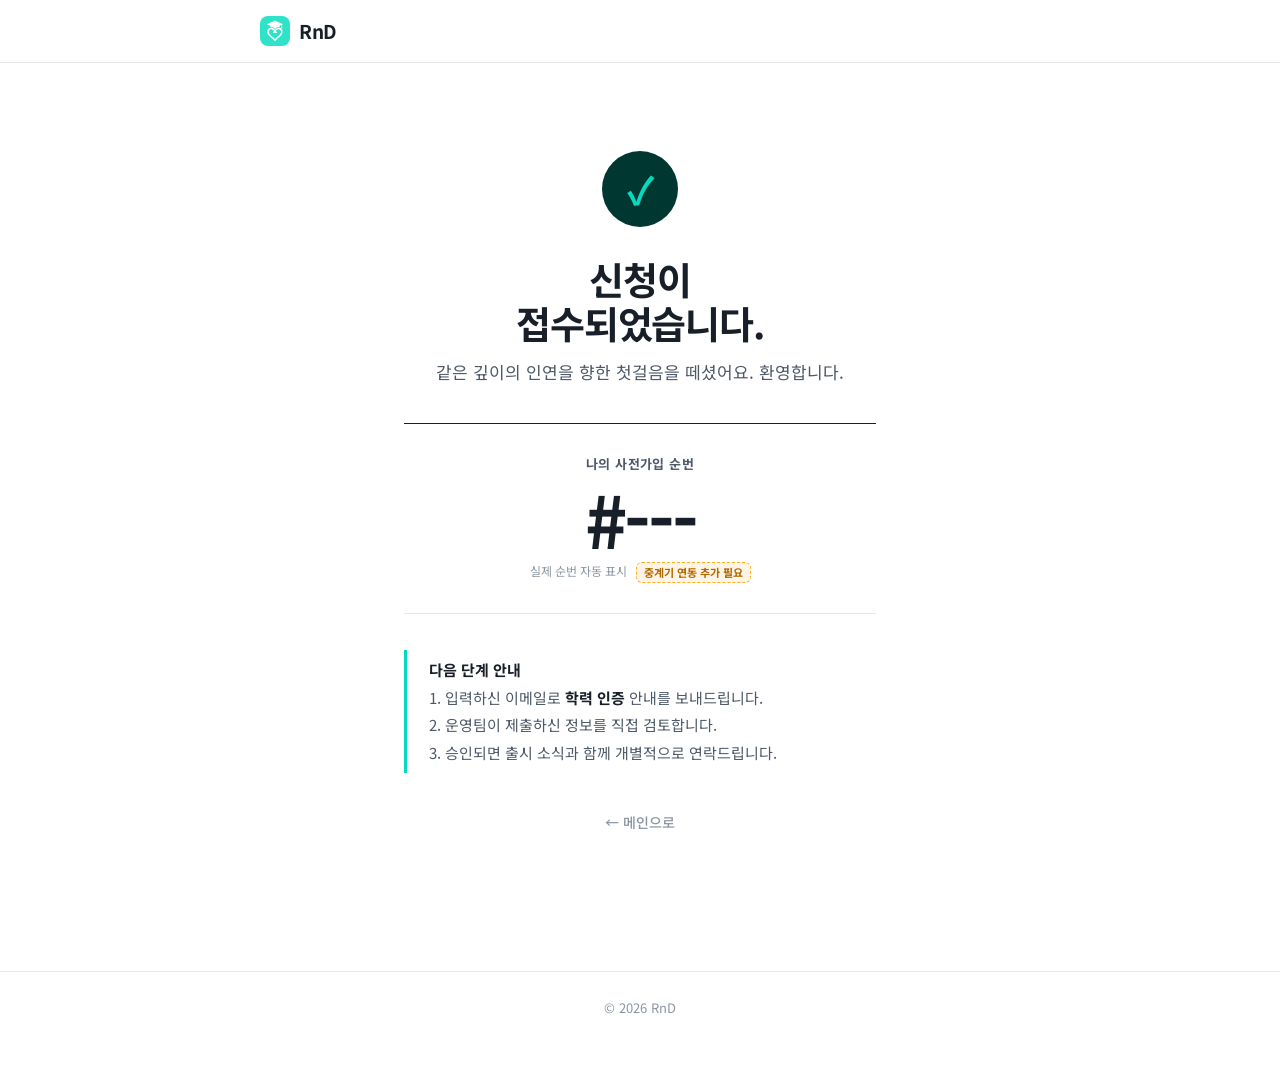
<file: versions/blend/done.html>
<!DOCTYPE html>
<html lang="ko">
<head>
  <meta charset="UTF-8" />
  <meta name="viewport" content="width=device-width, initial-scale=1.0" />
  <title>신청 완료 — RnD</title>
  <link rel="preconnect" href="https://fonts.googleapis.com" />
  <link rel="preconnect" href="https://fonts.gstatic.com" crossorigin />
  <link href="https://fonts.googleapis.com/css2?family=Noto+Sans+KR:wght@400;500;700&display=swap" rel="stylesheet" />
  <link rel="stylesheet" href="../shared/base.css" />
  <link rel="stylesheet" href="blend.css" />
</head>
<body>
  <nav class="nav">
    <div class="inner">
      <a class="brand-logo" href="index.html">
        <span class="logo-mark"><img src="../shared/rnd-logo.png" alt="RnD" /></span>
        <span class="wordmark">RnD</span>
      </a>
    </div>
  </nav>

  <div class="done-wrap">
    <div class="check">✓</div>
    <h1>신청이<br />접수되었습니다.</h1>
    <p>같은 깊이의 인연을 향한 첫걸음을 떼셨어요. 환영합니다.</p>

    <div class="qnum">
      <div class="lbl">나의 사전가입 순번</div>
      <div class="v" id="qnum-v">#---</div>
      <div class="note" style="margin-top:8px">실제 순번 자동 표시 <span class="todo">중계기 연동 추가 필요</span></div>
    </div>

    <div class="nextstep">
      <b>다음 단계 안내</b><br />
      1. 입력하신 이메일로 <b>학력 인증</b> 안내를 보내드립니다.<br />
      2. 운영팀이 제출하신 정보를 직접 검토합니다.<br />
      3. 승인되면 출시 소식과 함께 개별적으로 연락드립니다.
    </div>

    <p style="margin-top:34px"><a class="back" href="index.html">← 메인으로</a></p>
  </div>

  <footer class="footer">
    <div>© 2026 RnD</div>
  </footer>

  <script>
    // 완료 페이지: 주소의 ?pos=숫자 가 있으면 순번 표시 (중계기가 순번을 돌려주면 자동 작동)
    (function () {
      var params = new URLSearchParams(window.location.search);
      var pos = params.get("pos");
      if (pos) {
        document.getElementById("qnum-v").textContent = "#" + pos;
        var note = document.querySelector(".qnum .note");
        if (note) note.style.display = "none";
      }
    })();
  </script>
</body>
</html>
</file>
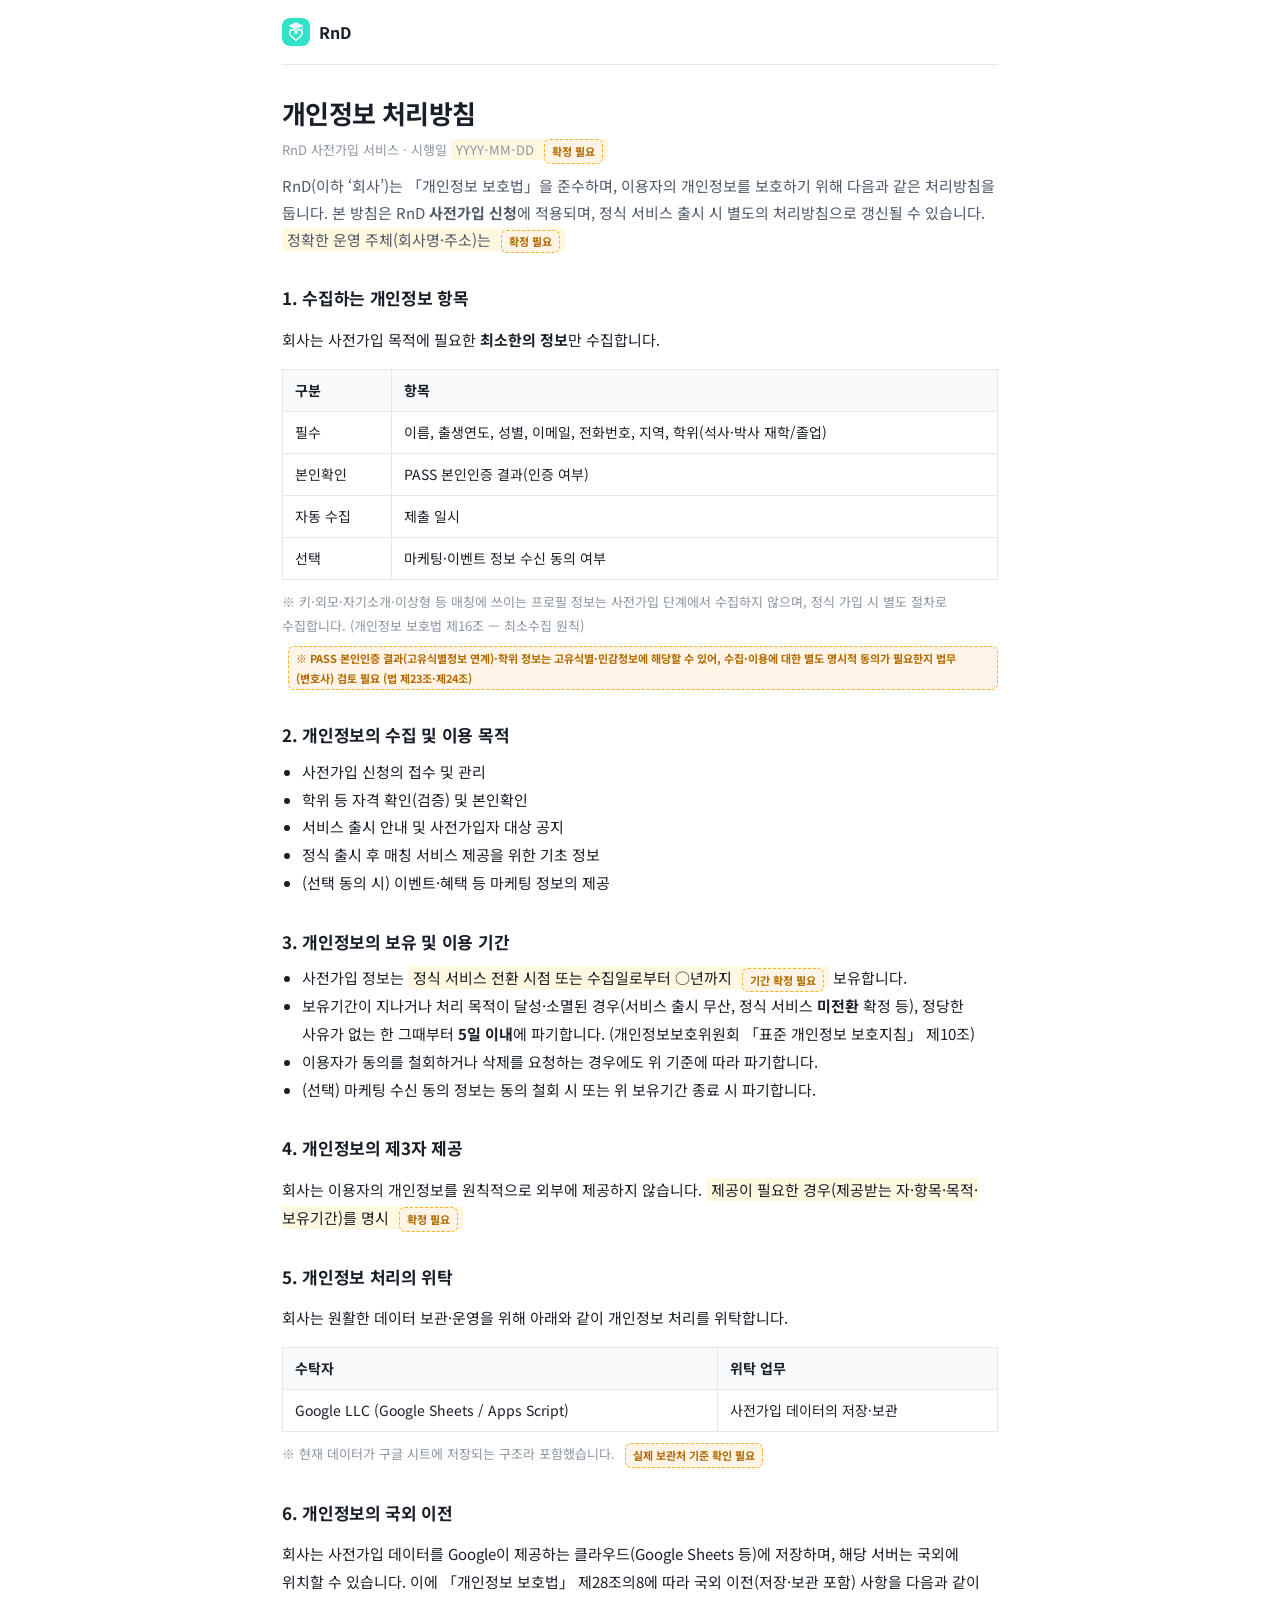
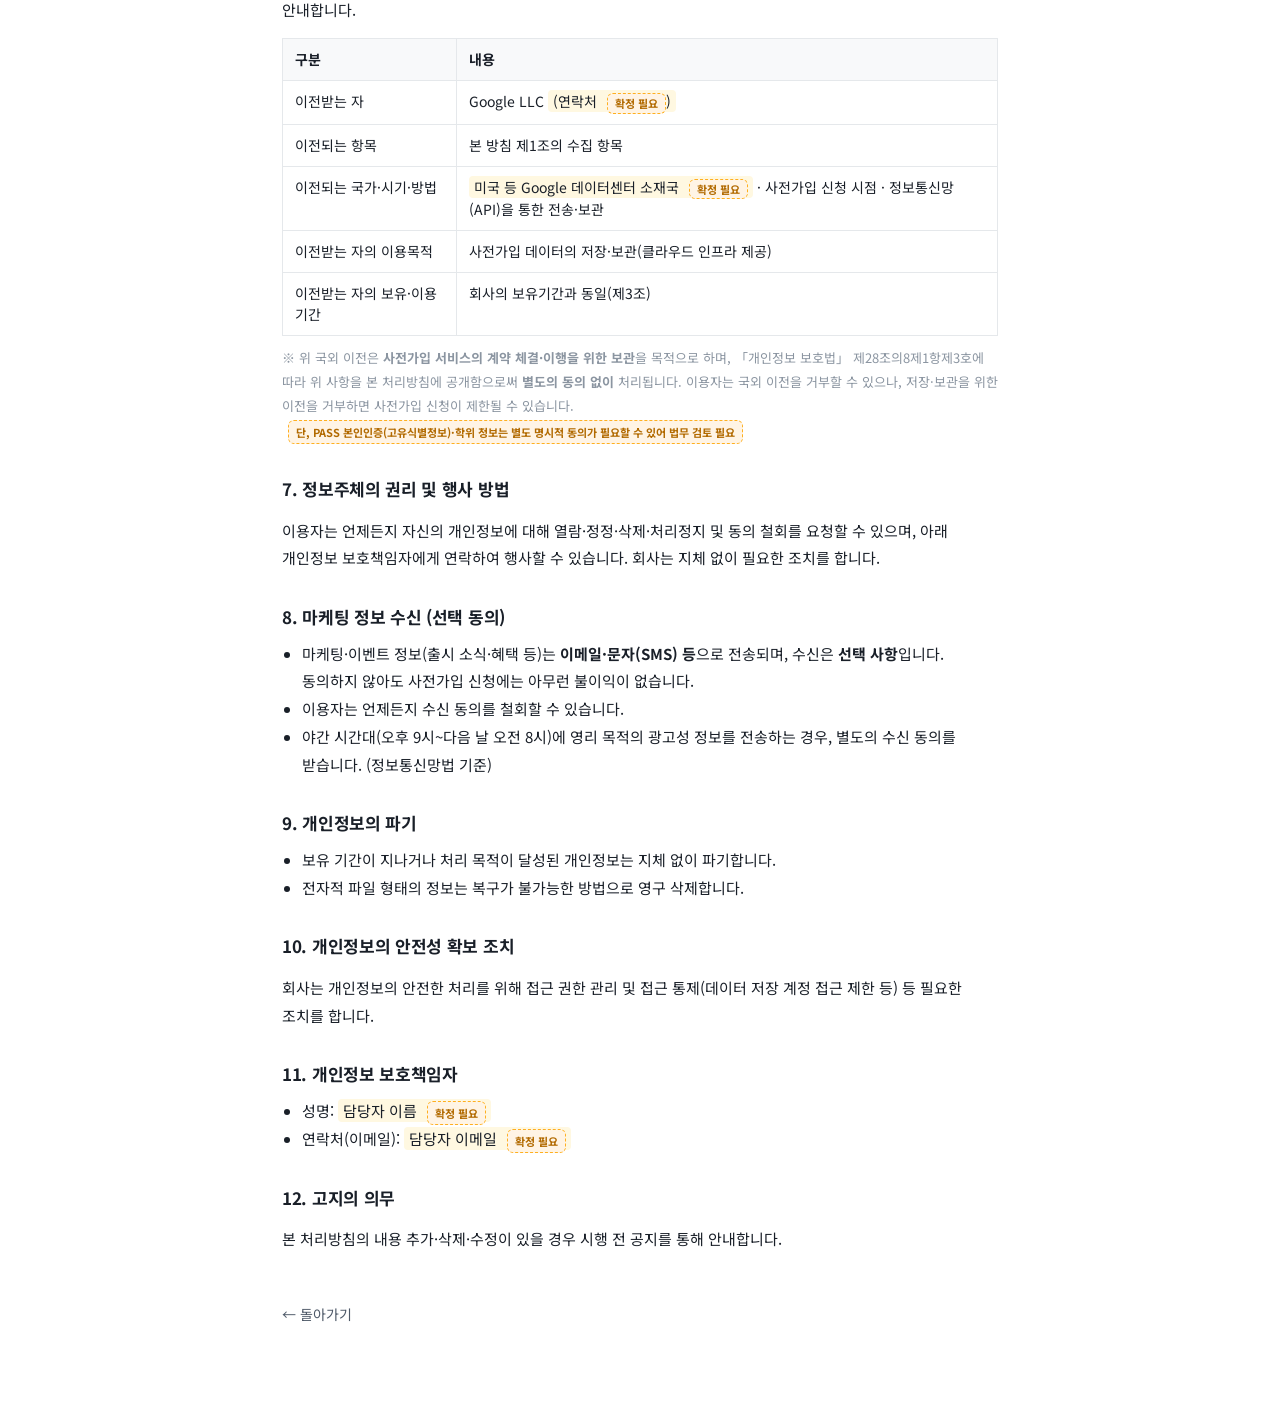
<file: versions/shared/privacy.html>
<!DOCTYPE html>
<html lang="ko">
<head>
  <meta charset="UTF-8" />
  <meta name="viewport" content="width=device-width, initial-scale=1.0" />
  <title>개인정보 처리방침 — RnD</title>
  <link rel="preconnect" href="https://fonts.googleapis.com" />
  <link rel="preconnect" href="https://fonts.gstatic.com" crossorigin />
  <link href="https://fonts.googleapis.com/css2?family=Noto+Sans+KR:wght@400;500;700&display=swap" rel="stylesheet" />
  <link rel="stylesheet" href="base.css" />
  <style>
    body { max-width: 760px; margin: 0 auto; padding: 0 22px 80px; color: var(--text-primary); }
    .doc-top { display: flex; align-items: center; gap: 9px; padding: 18px 0; border-bottom: 1px solid var(--border-default); margin-bottom: 28px; }
    .doc-top .logo-mark { width: 28px; height: 28px; border-radius: 8px; }
    .doc-top b { font-weight: 700; }
    h1 { font-size: 26px; font-weight: 700; letter-spacing: -0.6px; margin: 0 0 6px; }
    .meta { color: var(--text-tertiary); font-size: 13px; margin: 0 0 8px; }
    .intro { color: var(--text-secondary); font-size: 15px; line-height: 1.8; margin: 0 0 28px; }
    h2 { font-size: 17px; font-weight: 700; margin: 32px 0 10px; letter-spacing: -0.3px; }
    p, li { font-size: 15px; line-height: 1.85; color: var(--text-primary); }
    ul { margin: 6px 0; padding-left: 20px; }
    table { width: 100%; border-collapse: collapse; margin: 10px 0; font-size: 14px; }
    th, td { border: 1px solid var(--border-default); padding: 10px 12px; text-align: left; vertical-align: top; }
    th { background: #F8F9FA; font-weight: 700; white-space: nowrap; }
    .fill { background: #FFF8E1; padding: 1px 5px; border-radius: 4px; }
    .back { display: inline-block; margin-top: 36px; color: var(--text-secondary); text-decoration: none; font-size: 14px; }
  </style>
</head>
<body>
  <div class="doc-top">
    <span class="logo-mark"><img src="rnd-logo.png" alt="RnD" /></span>
    <b>RnD</b>
  </div>

  <h1>개인정보 처리방침</h1>
  <p class="meta">RnD 사전가입 서비스 · 시행일 <span class="fill">YYYY-MM-DD <span class="todo">확정 필요</span></span></p>
  <p class="intro">RnD(이하 ‘회사’)는 「개인정보 보호법」을 준수하며, 이용자의 개인정보를 보호하기 위해 다음과 같은 처리방침을 둡니다. 본 방침은 RnD <b>사전가입 신청</b>에 적용되며, 정식 서비스 출시 시 별도의 처리방침으로 갱신될 수 있습니다. <span class="fill">정확한 운영 주체(회사명·주소)는 <span class="todo">확정 필요</span></span></p>

  <h2>1. 수집하는 개인정보 항목</h2>
  <p>회사는 사전가입 목적에 필요한 <b>최소한의 정보</b>만 수집합니다.</p>
  <table>
    <tr><th>구분</th><th>항목</th></tr>
    <tr><td>필수</td><td>이름, 출생연도, 성별, 이메일, 전화번호, 지역, 학위(석사·박사 재학/졸업)</td></tr>
    <tr><td>본인확인</td><td>PASS 본인인증 결과(인증 여부)</td></tr>
    <tr><td>자동 수집</td><td>제출 일시</td></tr>
    <tr><td>선택</td><td>마케팅·이벤트 정보 수신 동의 여부</td></tr>
  </table>
  <p class="meta">※ 키·외모·자기소개·이상형 등 매칭에 쓰이는 프로필 정보는 사전가입 단계에서 수집하지 않으며, 정식 가입 시 별도 절차로 수집합니다. (개인정보 보호법 제16조 — 최소수집 원칙)</p>
  <p class="meta"><span class="todo">※ PASS 본인인증 결과(고유식별정보 연계)·학위 정보는 고유식별·민감정보에 해당할 수 있어, 수집·이용에 대한 별도 명시적 동의가 필요한지 법무(변호사) 검토 필요 (법 제23조·제24조)</span></p>

  <h2>2. 개인정보의 수집 및 이용 목적</h2>
  <ul>
    <li>사전가입 신청의 접수 및 관리</li>
    <li>학위 등 자격 확인(검증) 및 본인확인</li>
    <li>서비스 출시 안내 및 사전가입자 대상 공지</li>
    <li>정식 출시 후 매칭 서비스 제공을 위한 기초 정보</li>
    <li>(선택 동의 시) 이벤트·혜택 등 마케팅 정보의 제공</li>
  </ul>

  <h2>3. 개인정보의 보유 및 이용 기간</h2>
  <ul>
    <li>사전가입 정보는 <span class="fill">정식 서비스 전환 시점 또는 수집일로부터 ○년까지 <span class="todo">기간 확정 필요</span></span> 보유합니다.</li>
    <li>보유기간이 지나거나 처리 목적이 달성·소멸된 경우(서비스 출시 무산, 정식 서비스 <b>미전환</b> 확정 등), 정당한 사유가 없는 한 그때부터 <b>5일 이내</b>에 파기합니다. (개인정보보호위원회 「표준 개인정보 보호지침」 제10조)</li>
    <li>이용자가 동의를 철회하거나 삭제를 요청하는 경우에도 위 기준에 따라 파기합니다.</li>
    <li>(선택) 마케팅 수신 동의 정보는 동의 철회 시 또는 위 보유기간 종료 시 파기합니다.</li>
  </ul>

  <h2>4. 개인정보의 제3자 제공</h2>
  <p>회사는 이용자의 개인정보를 원칙적으로 외부에 제공하지 않습니다. <span class="fill">제공이 필요한 경우(제공받는 자·항목·목적·보유기간)를 명시 <span class="todo">확정 필요</span></span></p>

  <h2>5. 개인정보 처리의 위탁</h2>
  <p>회사는 원활한 데이터 보관·운영을 위해 아래와 같이 개인정보 처리를 위탁합니다.</p>
  <table>
    <tr><th>수탁자</th><th>위탁 업무</th></tr>
    <tr><td>Google LLC (Google Sheets / Apps Script)</td><td>사전가입 데이터의 저장·보관</td></tr>
  </table>
  <p class="meta">※ 현재 데이터가 구글 시트에 저장되는 구조라 포함했습니다. <span class="todo">실제 보관처 기준 확인 필요</span></p>

  <h2>6. 개인정보의 국외 이전</h2>
  <p>회사는 사전가입 데이터를 Google이 제공하는 클라우드(Google Sheets 등)에 저장하며, 해당 서버는 국외에 위치할 수 있습니다. 이에 「개인정보 보호법」 제28조의8에 따라 국외 이전(저장·보관 포함) 사항을 다음과 같이 안내합니다.</p>
  <table>
    <tr><th>구분</th><th>내용</th></tr>
    <tr><td>이전받는 자</td><td>Google LLC <span class="fill">(연락처 <span class="todo">확정 필요</span>)</span></td></tr>
    <tr><td>이전되는 항목</td><td>본 방침 제1조의 수집 항목</td></tr>
    <tr><td>이전되는 국가·시기·방법</td><td><span class="fill">미국 등 Google 데이터센터 소재국 <span class="todo">확정 필요</span></span> · 사전가입 신청 시점 · 정보통신망(API)을 통한 전송·보관</td></tr>
    <tr><td>이전받는 자의 이용목적</td><td>사전가입 데이터의 저장·보관(클라우드 인프라 제공)</td></tr>
    <tr><td>이전받는 자의 보유·이용 기간</td><td>회사의 보유기간과 동일(제3조)</td></tr>
  </table>
  <p class="meta">※ 위 국외 이전은 <b>사전가입 서비스의 계약 체결·이행을 위한 보관</b>을 목적으로 하며, 「개인정보 보호법」 제28조의8제1항제3호에 따라 위 사항을 본 처리방침에 공개함으로써 <b>별도의 동의 없이</b> 처리됩니다. 이용자는 국외 이전을 거부할 수 있으나, 저장·보관을 위한 이전을 거부하면 사전가입 신청이 제한될 수 있습니다. <span class="todo">단, PASS 본인인증(고유식별정보)·학위 정보는 별도 명시적 동의가 필요할 수 있어 법무 검토 필요</span></p>

  <h2>7. 정보주체의 권리 및 행사 방법</h2>
  <p>이용자는 언제든지 자신의 개인정보에 대해 열람·정정·삭제·처리정지 및 동의 철회를 요청할 수 있으며, 아래 개인정보 보호책임자에게 연락하여 행사할 수 있습니다. 회사는 지체 없이 필요한 조치를 합니다.</p>

  <h2>8. 마케팅 정보 수신 (선택 동의)</h2>
  <ul>
    <li>마케팅·이벤트 정보(출시 소식·혜택 등)는 <b>이메일·문자(SMS) 등</b>으로 전송되며, 수신은 <b>선택 사항</b>입니다. 동의하지 않아도 사전가입 신청에는 아무런 불이익이 없습니다.</li>
    <li>이용자는 언제든지 수신 동의를 철회할 수 있습니다.</li>
    <li>야간 시간대(오후 9시~다음 날 오전 8시)에 영리 목적의 광고성 정보를 전송하는 경우, 별도의 수신 동의를 받습니다. (정보통신망법 기준)</li>
  </ul>

  <h2>9. 개인정보의 파기</h2>
  <ul>
    <li>보유 기간이 지나거나 처리 목적이 달성된 개인정보는 지체 없이 파기합니다.</li>
    <li>전자적 파일 형태의 정보는 복구가 불가능한 방법으로 영구 삭제합니다.</li>
  </ul>

  <h2>10. 개인정보의 안전성 확보 조치</h2>
  <p>회사는 개인정보의 안전한 처리를 위해 접근 권한 관리 및 접근 통제(데이터 저장 계정 접근 제한 등) 등 필요한 조치를 합니다.</p>

  <h2>11. 개인정보 보호책임자</h2>
  <ul>
    <li>성명: <span class="fill">담당자 이름 <span class="todo">확정 필요</span></span></li>
    <li>연락처(이메일): <span class="fill">담당자 이메일 <span class="todo">확정 필요</span></span></li>
  </ul>

  <h2>12. 고지의 의무</h2>
  <p>본 처리방침의 내용 추가·삭제·수정이 있을 경우 시행 전 공지를 통해 안내합니다.</p>

  <a class="back" href="#" onclick="history.back();return false;">← 돌아가기</a>
</body>
</html>
</file>
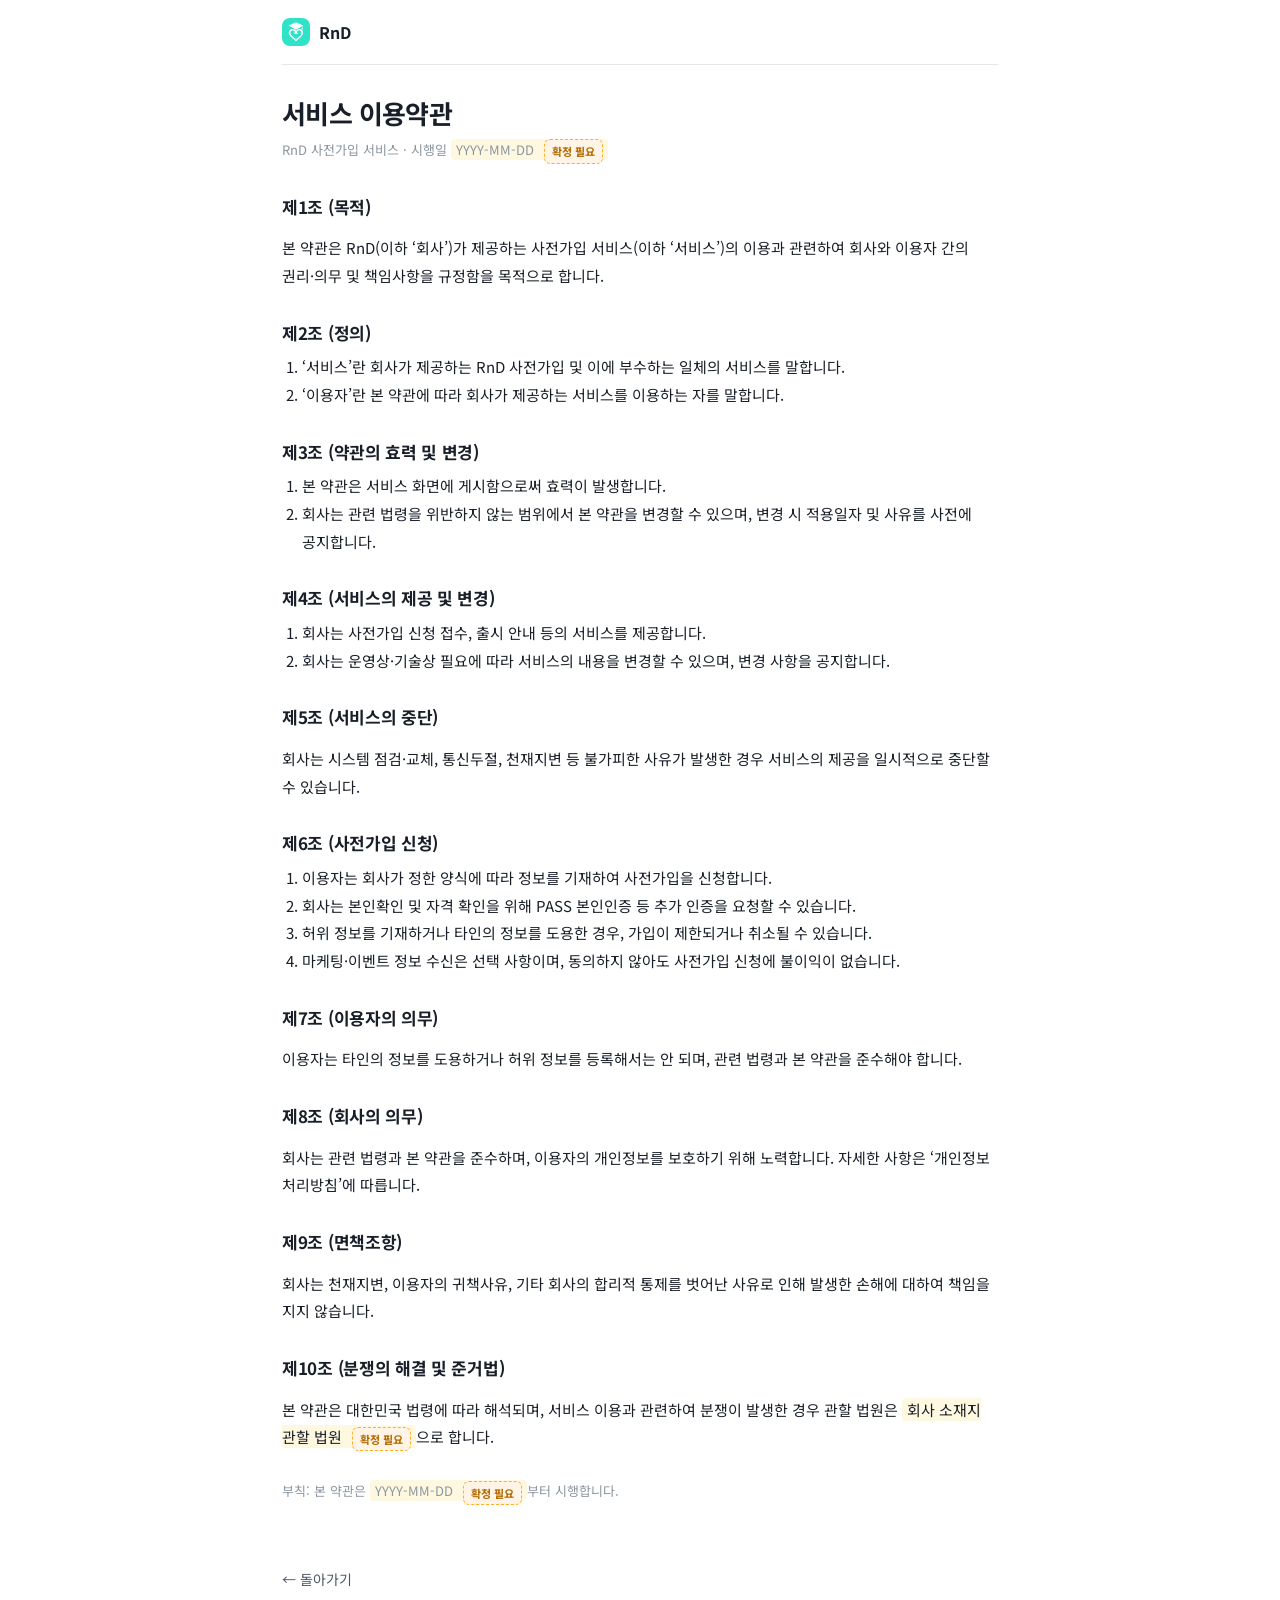
<file: versions/shared/terms.html>
<!DOCTYPE html>
<html lang="ko">
<head>
  <meta charset="UTF-8" />
  <meta name="viewport" content="width=device-width, initial-scale=1.0" />
  <title>서비스 이용약관 — RnD</title>
  <link rel="preconnect" href="https://fonts.googleapis.com" />
  <link rel="preconnect" href="https://fonts.gstatic.com" crossorigin />
  <link href="https://fonts.googleapis.com/css2?family=Noto+Sans+KR:wght@400;500;700&display=swap" rel="stylesheet" />
  <link rel="stylesheet" href="base.css" />
  <style>
    body { max-width: 760px; margin: 0 auto; padding: 0 22px 80px; color: var(--text-primary); }
    .doc-top { display: flex; align-items: center; gap: 9px; padding: 18px 0; border-bottom: 1px solid var(--border-default); margin-bottom: 28px; }
    .doc-top .logo-mark { width: 28px; height: 28px; border-radius: 8px; }
    .doc-top b { font-weight: 700; }
    h1 { font-size: 26px; font-weight: 700; letter-spacing: -0.6px; margin: 0 0 6px; }
    .meta { color: var(--text-tertiary); font-size: 13px; margin: 0 0 28px; }
    h2 { font-size: 17px; font-weight: 700; margin: 30px 0 8px; letter-spacing: -0.3px; }
    p, li { font-size: 15px; line-height: 1.85; }
    ol.sub { margin: 4px 0; padding-left: 20px; color: var(--text-primary); }
    .fill { background: #FFF8E1; padding: 1px 5px; border-radius: 4px; }
    .back { display: inline-block; margin-top: 36px; color: var(--text-secondary); text-decoration: none; font-size: 14px; }
  </style>
</head>
<body>
  <div class="doc-top">
    <span class="logo-mark"><img src="rnd-logo.png" alt="RnD" /></span>
    <b>RnD</b>
  </div>

  <h1>서비스 이용약관</h1>
  <p class="meta">RnD 사전가입 서비스 · 시행일 <span class="fill">YYYY-MM-DD <span class="todo">확정 필요</span></span></p>

  <h2>제1조 (목적)</h2>
  <p>본 약관은 RnD(이하 ‘회사’)가 제공하는 사전가입 서비스(이하 ‘서비스’)의 이용과 관련하여 회사와 이용자 간의 권리·의무 및 책임사항을 규정함을 목적으로 합니다.</p>

  <h2>제2조 (정의)</h2>
  <ol class="sub">
    <li>‘서비스’란 회사가 제공하는 RnD 사전가입 및 이에 부수하는 일체의 서비스를 말합니다.</li>
    <li>‘이용자’란 본 약관에 따라 회사가 제공하는 서비스를 이용하는 자를 말합니다.</li>
  </ol>

  <h2>제3조 (약관의 효력 및 변경)</h2>
  <ol class="sub">
    <li>본 약관은 서비스 화면에 게시함으로써 효력이 발생합니다.</li>
    <li>회사는 관련 법령을 위반하지 않는 범위에서 본 약관을 변경할 수 있으며, 변경 시 적용일자 및 사유를 사전에 공지합니다.</li>
  </ol>

  <h2>제4조 (서비스의 제공 및 변경)</h2>
  <ol class="sub">
    <li>회사는 사전가입 신청 접수, 출시 안내 등의 서비스를 제공합니다.</li>
    <li>회사는 운영상·기술상 필요에 따라 서비스의 내용을 변경할 수 있으며, 변경 사항을 공지합니다.</li>
  </ol>

  <h2>제5조 (서비스의 중단)</h2>
  <p>회사는 시스템 점검·교체, 통신두절, 천재지변 등 불가피한 사유가 발생한 경우 서비스의 제공을 일시적으로 중단할 수 있습니다.</p>

  <h2>제6조 (사전가입 신청)</h2>
  <ol class="sub">
    <li>이용자는 회사가 정한 양식에 따라 정보를 기재하여 사전가입을 신청합니다.</li>
    <li>회사는 본인확인 및 자격 확인을 위해 PASS 본인인증 등 추가 인증을 요청할 수 있습니다.</li>
    <li>허위 정보를 기재하거나 타인의 정보를 도용한 경우, 가입이 제한되거나 취소될 수 있습니다.</li>
    <li>마케팅·이벤트 정보 수신은 선택 사항이며, 동의하지 않아도 사전가입 신청에 불이익이 없습니다.</li>
  </ol>

  <h2>제7조 (이용자의 의무)</h2>
  <p>이용자는 타인의 정보를 도용하거나 허위 정보를 등록해서는 안 되며, 관련 법령과 본 약관을 준수해야 합니다.</p>

  <h2>제8조 (회사의 의무)</h2>
  <p>회사는 관련 법령과 본 약관을 준수하며, 이용자의 개인정보를 보호하기 위해 노력합니다. 자세한 사항은 ‘개인정보 처리방침’에 따릅니다.</p>

  <h2>제9조 (면책조항)</h2>
  <p>회사는 천재지변, 이용자의 귀책사유, 기타 회사의 합리적 통제를 벗어난 사유로 인해 발생한 손해에 대하여 책임을 지지 않습니다.</p>

  <h2>제10조 (분쟁의 해결 및 준거법)</h2>
  <p>본 약관은 대한민국 법령에 따라 해석되며, 서비스 이용과 관련하여 분쟁이 발생한 경우 관할 법원은 <span class="fill">회사 소재지 관할 법원 <span class="todo">확정 필요</span></span>으로 합니다.</p>

  <p class="meta" style="margin-top:28px">부칙: 본 약관은 <span class="fill">YYYY-MM-DD <span class="todo">확정 필요</span></span>부터 시행합니다.</p>

  <a class="back" href="#" onclick="history.back();return false;">← 돌아가기</a>
</body>
</html>
</file>
<file: styles.css>
/* [랜딩3] RnD 사전신청 랜딩페이지 디자인
   Figma 디자인 시스템 토큰 기반 (brand/text/border 컬러, Noto Sans KR) */

:root {
  --brand-500: #07D8BE;   /* 메인 브랜드 */
  --brand-600: #06B5A0;   /* 진한 브랜드(hover/text) */
  --brand-50:  #E5FBF8;   /* 연한 브랜드 */
  --text-primary:   #191F28;
  --text-secondary: #4E5968;
  --text-tertiary:  #8B95A1;
  --border-default: #E5E8EB;
  --border-strong:  #D1D6DB;
  --error: #F2415F;
  --radius: 14px;
  --radius-lg: 16px;
  --maxw: 480px;
}

* { box-sizing: border-box; }
html, body { margin: 0; padding: 0; }
body {
  font-family: "Noto Sans KR", system-ui, -apple-system, sans-serif;
  color: var(--text-primary);
  background: #fff;
  line-height: 1.5;
  -webkit-font-smoothing: antialiased;
}

/* ===== 히어로 ===== */
.hero {
  background: linear-gradient(180deg, var(--brand-50), #fff);
  padding: 56px 20px 44px;
  text-align: center;
}
.pill {
  display: inline-block;
  background: #fff;
  color: var(--brand-600);
  border: 1px solid var(--brand-500);
  font-size: 13px; font-weight: 700;
  padding: 6px 14px; border-radius: 999px;
  margin-bottom: 22px;
}
.brand { font-weight: 700; font-size: 18px; color: var(--brand-600); letter-spacing: -0.5px; margin-bottom: 10px; }
.hero h1 { font-size: 30px; font-weight: 700; line-height: 1.35; letter-spacing: -1px; margin: 0 0 14px; }
.hero p { font-size: 16px; color: var(--text-secondary); margin: 0; }

/* ===== 폼 카드 ===== */
.container { max-width: var(--maxw); margin: 0 auto; padding: 0 20px; }
.card {
  background: #fff;
  border: 1px solid var(--border-default);
  border-radius: 20px;
  padding: 28px 22px 32px;
  margin: -16px auto 40px;
  box-shadow: 0 8px 30px rgba(25, 31, 40, 0.07);
}
.card h2 { font-size: 20px; font-weight: 700; margin: 0 0 4px; letter-spacing: -0.5px; }
.card .sub { font-size: 14px; color: var(--text-secondary); margin: 0 0 22px; }

.field { margin-bottom: 16px; }
label { display: block; font-size: 14px; font-weight: 500; margin-bottom: 8px; }
.req { color: var(--error); }
.note { color: var(--text-tertiary); font-size: 12px; font-weight: 400; }

input, select {
  width: 100%;
  height: 54px;
  border: 1.5px solid var(--border-default);
  border-radius: var(--radius);
  padding: 0 16px;
  font-size: 16px;            /* 16px: 모바일에서 자동 확대 방지 */
  font-family: inherit;
  color: var(--text-primary);
  background: #fff;
  transition: border-color .15s, box-shadow .15s;
}
input::placeholder { color: var(--text-tertiary); }
input:focus, select:focus {
  outline: none;
  border-color: var(--brand-500);
  box-shadow: 0 0 0 3px rgba(7, 216, 190, 0.18);
}
select {
  appearance: none; -webkit-appearance: none;
  padding-right: 44px;
  background-image: url("data:image/svg+xml;charset=utf-8,%3Csvg xmlns='http://www.w3.org/2000/svg' width='20' height='20' viewBox='0 0 24 24' fill='none' stroke='%238B95A1' stroke-width='2' stroke-linecap='round' stroke-linejoin='round'%3E%3Cpath d='M6 9l6 6 6-6'/%3E%3C/svg%3E");
  background-repeat: no-repeat;
  background-position: right 16px center;
}

.counter { font-size: 13px; color: var(--text-tertiary); margin-top: 6px; }
.counter.bad { color: var(--error); }

button[type="submit"] {
  width: 100%;
  height: 56px;
  border: none;
  border-radius: var(--radius-lg);
  background: var(--brand-500);
  color: #fff;
  font-size: 16px; font-weight: 700;
  font-family: inherit;
  letter-spacing: -0.3px;
  cursor: pointer;
  margin-top: 10px;
  transition: background .15s, transform .05s;
}
button[type="submit"]:hover { background: var(--brand-600); }
button[type="submit"]:active { transform: translateY(1px); }

#msg { margin-top: 14px; font-size: 14px; font-weight: 700; min-height: 20px; color: var(--error); }

/* ===== 완료 화면 ===== */
#thanks { display: none; text-align: center; padding: 96px 24px; }
#thanks .check {
  width: 72px; height: 72px; border-radius: 50%;
  background: var(--brand-50); color: var(--brand-600);
  font-size: 38px; line-height: 72px; margin: 0 auto 22px;
}
#thanks h2 { font-size: 24px; font-weight: 700; margin: 0 0 10px; letter-spacing: -0.5px; }
#thanks p { color: var(--text-secondary); margin: 0; }

/* ===== 푸터 ===== */
.footer {
  text-align: center;
  padding: 26px 20px 48px;
  color: var(--text-tertiary);
  font-size: 13px;
  border-top: 1px solid var(--border-default);
}
.footer a { color: var(--text-secondary); text-decoration: none; margin: 0 8px; }
.footer a:hover { color: var(--brand-600); }

[hidden] { display: none; }

@media (min-width: 560px) {
  .hero { padding: 72px 20px 52px; }
  .hero h1 { font-size: 34px; }
}
</file>
<file: versions/shared/base.css>
/* [RnD 랜딩 시안] 공통 토대 — Figma 디자인 시스템 토큰 + 폼/입력/버튼 기본
   각 버전(v1/v2/v3)은 이 파일을 먼저 불러오고, 그 위에 컨셉 스타일을 덧입힙니다. */

:root {
  --brand-500: #07D8BE;
  --brand-600: #06B5A0;
  --brand-700: #013731;   /* 가장 진한 틸 */
  --brand-50:  #E5FBF8;
  --text-primary:   #191F28;
  --text-secondary: #4E5968;
  --text-tertiary:  #8B95A1;
  --border-default: #E5E8EB;
  --border-strong:  #D1D6DB;
  --error: #F2415F;
  --radius: 14px;
  --radius-lg: 16px;
  --maxw: 480px;
}

* { box-sizing: border-box; }
html, body { margin: 0; padding: 0; }
body {
  font-family: "Noto Sans KR", system-ui, -apple-system, sans-serif;
  color: var(--text-primary);
  background: #fff;
  line-height: 1.5;
  -webkit-font-smoothing: antialiased;
  word-break: keep-all;       /* 한국어 자연 줄바꿈(단어 중간에서 안 깨짐) */
  overflow-wrap: break-word;
}

.container { max-width: var(--maxw); margin: 0 auto; padding: 0 20px; }

/* 폼 카드 */
.card {
  background: #fff;
  border: 1px solid var(--border-default);
  border-radius: 20px;
  padding: 28px 22px 32px;
  margin: 0 auto 40px;
  box-shadow: 0 8px 30px rgba(25, 31, 40, 0.07);
}
.card h2 { font-size: 20px; font-weight: 700; margin: 0 0 4px; letter-spacing: -0.5px; }
.card .sub { font-size: 14px; color: var(--text-secondary); margin: 0 0 22px; }

/* 입력 필드 */
.field { margin-bottom: 16px; }
label { display: block; font-size: 14px; font-weight: 500; margin-bottom: 8px; }
.req { color: var(--error); }
.note { color: var(--text-tertiary); font-size: 12px; font-weight: 400; }

input, select {
  width: 100%; height: 54px;
  border: 1.5px solid var(--border-default);
  border-radius: var(--radius);
  padding: 0 16px; font-size: 16px;
  font-family: inherit; color: var(--text-primary); background: #fff;
  transition: border-color .15s, box-shadow .15s;
}
input::placeholder { color: var(--text-tertiary); }
input:focus, select:focus {
  outline: none; border-color: var(--brand-500);
  box-shadow: 0 0 0 3px rgba(7, 216, 190, 0.18);
}
select {
  appearance: none; -webkit-appearance: none; padding-right: 44px;
  background-image: url("data:image/svg+xml;charset=utf-8,%3Csvg xmlns='http://www.w3.org/2000/svg' width='20' height='20' viewBox='0 0 24 24' fill='none' stroke='%238B95A1' stroke-width='2' stroke-linecap='round' stroke-linejoin='round'%3E%3Cpath d='M6 9l6 6 6-6'/%3E%3C/svg%3E");
  background-repeat: no-repeat; background-position: right 16px center;
}

.counter { font-size: 13px; color: var(--text-tertiary); margin-top: 6px; }
.counter.bad { color: var(--error); }

button[type="submit"] {
  width: 100%; height: 56px; border: none; border-radius: var(--radius-lg);
  background: var(--brand-500); color: #fff; font-size: 16px; font-weight: 700;
  font-family: inherit; letter-spacing: -0.3px; cursor: pointer; margin-top: 10px;
  transition: background .15s, transform .05s;
}
button[type="submit"]:hover { background: var(--brand-600); }
button[type="submit"]:active { transform: translateY(1px); }

#msg { margin-top: 14px; font-size: 14px; font-weight: 700; min-height: 20px; color: var(--error); }

/* 완료 화면(기본) */
#thanks { display: none; text-align: center; padding: 80px 24px; }
#thanks .check {
  width: 72px; height: 72px; border-radius: 50%;
  background: var(--brand-50); color: var(--brand-600);
  font-size: 38px; line-height: 72px; margin: 0 auto 22px;
}
#thanks h2 { font-size: 24px; font-weight: 700; margin: 0 0 10px; letter-spacing: -0.5px; }
#thanks p { color: var(--text-secondary); margin: 0 0 6px; }

/* 「추가 필요」 표시용 배지 */
.todo {
  display: inline-block; background: #FFF4E5; color: #B26A00;
  border: 1px dashed #FFB020; border-radius: 6px;
  font-size: 11px; font-weight: 700; padding: 1px 7px; margin-left: 6px;
  vertical-align: middle;
}

.footer {
  text-align: center; padding: 26px 20px 48px;
  color: var(--text-tertiary); font-size: 13px;
  border-top: 1px solid var(--border-default);
}
.footer a { color: var(--text-secondary); text-decoration: none; margin: 0 8px; }

[hidden] { display: none; }

/* 브랜드 로고 — 졸업모자+하트 심볼(민트 사각) + RnD 워드마크 */
.brand-logo { display: inline-flex; align-items: center; gap: 9px; text-decoration: none; }
.logo-mark {
  width: 30px; height: 30px; border-radius: 8px; overflow: hidden;
  display: inline-flex; flex-shrink: 0;
}
.logo-mark img { width: 100%; height: 100%; object-fit: cover; display: block; }
.brand-logo .wordmark { font-weight: 700; font-size: 19px; letter-spacing: -0.3px; color: var(--text-primary); }

/* 사전가입 정원 FOMO 인디케이터 (공통 — V1·V2·V3 동일하게) */
.capacity { max-width: 420px; }
.capacity-track { height: 6px; border-radius: 999px; background: var(--border-default); overflow: hidden; }
.capacity-fill { display: block; height: 100%; border-radius: 999px; background: var(--brand-500); }
.capacity-cap { font-size: 13px; color: var(--text-secondary); margin: 11px 0 0; }
.capacity-cap b { color: var(--text-primary); font-weight: 700; }

/* 이메일 인증 플로우 (제출 전 인증) — 공통 */
.verify-row, .verify-code { display: flex; gap: 8px; align-items: stretch; }
.verify-row > input, .verify-code > input { flex: 1 1 auto; min-width: 0; }
.verify-code { margin-top: 8px; }
.btn-verify {
  flex: 0 0 auto; height: 54px; padding: 0 16px; white-space: nowrap;
  border: 1.5px solid var(--brand-500); background: #fff; color: var(--brand-600);
  font-weight: 700; font-size: 14px; border-radius: var(--radius);
  cursor: pointer; font-family: inherit; transition: background .15s;
}
.btn-verify:hover { background: var(--brand-50); }
.btn-verify:disabled { border-color: var(--border-default); color: var(--text-tertiary); cursor: default; background: #fff; }
.verify-msg { font-size: 13px; margin-top: 8px; min-height: 18px; color: var(--text-secondary); }
.verify-msg.ok { color: var(--brand-600); font-weight: 700; }
.verify-msg.bad { color: var(--error); font-weight: 700; }
.field.verified > .verify-row > input { background: #F7FBFA; }
</file>
<file: versions/blend/blend.css>
/* RnD 블렌드 버전 — 멀티페이지(랜딩 → 신청 → 완료)
   컨셉: BOLD EDITORIAL — 강한 타이포 위계, 헤어라인 구분선, 넉넉한 여백,
   넘버드 리스트, 풀쿼트, 비대칭, 그리고 딥틸 다크 섹션 대비.
   base.css(토큰·폼·.field/.counter/.todo/.footer) 위에 얹는다. 토큰 재정의 금지.
   이모지 아이콘/이모지 배지/획일적 박스 그리드는 사용하지 않는다. */

/* ── 콘텐츠 폭(편집형 표준 단) ── */
.wrap { max-width: 760px; margin: 0 auto; padding: 0 24px; }

/* ── 상단 내비 ── */
.nav {
  position: sticky; top: 0; z-index: 20; background: rgba(255, 255, 255, .92);
  backdrop-filter: saturate(180%) blur(10px);
  border-bottom: 1px solid var(--border-default);
}
.nav .inner {
  max-width: 808px; margin: 0 auto; padding: 16px 24px;
  display: flex; align-items: center; justify-content: space-between;
}
.nav .logo {
  font-weight: 700; font-size: 20px; color: var(--text-primary);
  letter-spacing: 1px; text-decoration: none;
}
.nav .nav-cta {
  font-size: 13px; font-weight: 700; letter-spacing: .2px;
  color: var(--text-primary); text-decoration: none;
  padding: 9px 18px; border: 1.5px solid var(--text-primary); border-radius: 999px;
  transition: background .15s, color .15s;
}
.nav .nav-cta:hover { background: var(--text-primary); color: #fff; }

/* ── 공통 버튼(링크형) ── */
.btn-primary {
  display: inline-block; background: var(--brand-500); color: #013731;
  font-weight: 700; font-size: 16px; letter-spacing: -0.2px;
  padding: 17px 38px; border-radius: 999px; text-decoration: none;
  transition: transform .06s, box-shadow .15s, background .15s;
  box-shadow: 0 6px 22px rgba(7, 216, 190, .28);
}
.btn-primary:hover { background: var(--brand-600); box-shadow: 0 8px 26px rgba(6, 181, 160, .34); }
.btn-primary:active { transform: translateY(1px); }
.btn-lg { font-size: 17px; padding: 19px 46px; }

/* ─────────────────────────────────────────────
   히어로 — 큰 헤드라인 + 오버라인(텍스트), 좌측 정렬 비대칭
   ───────────────────────────────────────────── */
.hero { padding: 84px 0 0; background: #fff; }
/* 히어로 상단 로고 마크 — PNG 자체가 민트 타일이므로 추가 배경 없이 라운드+그림자만 */
.hero-mark {
  display: inline-block; width: 60px; height: 60px; margin: 0 0 26px;
  border-radius: 15px; overflow: hidden; line-height: 0;
  box-shadow: 0 10px 26px rgba(7, 216, 190, .30);
}
.hero-mark img { width: 100%; height: 100%; object-fit: cover; display: block; }
.hero .hero-over {
  font-size: 13px; font-weight: 700; letter-spacing: 1.5px;
  color: var(--brand-600); text-transform: none; margin: 0 0 22px;
}
.hero-h {
  font-size: clamp(40px, 9vw, 76px); font-weight: 700; line-height: 1.04;
  letter-spacing: -2.4px; margin: 0 0 28px; color: var(--text-primary);
}
.hero-h em {
  font-style: normal; color: var(--brand-600);
  position: relative; white-space: nowrap;
}
.hero-h em::after {
  content: ""; position: absolute; left: -2px; right: -2px; bottom: 6px; height: 14px;
  background: var(--brand-50); z-index: -1; border-radius: 2px;
}
.hero-sub {
  font-size: 18px; line-height: 1.7; color: var(--text-secondary);
  max-width: 540px; margin: 0 0 36px;
}
.hero-cta { display: flex; align-items: center; flex-wrap: wrap; gap: 18px; margin-bottom: 28px; }
.hero-note { font-size: 13px; color: var(--text-tertiary); }
.hero .capacity { margin-bottom: 64px; }

/* ─────────────────────────────────────────────
   사전가입 정원 인디케이터(FOMO) — 얇은 트랙 + 틸 채움 + 라벨
   가벼운 희소성 신호. 박스/이모지 없이 헤어라인 톤 유지.
   ───────────────────────────────────────────── */
.capacity { max-width: 420px; }
.capacity-track {
  height: 6px; border-radius: 999px; background: var(--border-default);
  overflow: hidden;
}
.capacity-fill {
  display: block; height: 100%; border-radius: 999px;
  background: var(--brand-500);
}
.capacity-cap {
  font-size: 13px; color: var(--text-secondary); margin: 11px 0 0; letter-spacing: .1px;
}
.capacity-cap b { color: var(--text-primary); font-weight: 700; }
/* 마지막 CTA 안에서는 중앙 정렬 */
.capacity-center { margin-left: auto; margin-right: auto; margin-top: 30px; }
/* 딥틸 등 어두운 배경 위에서도 대비 유지(필요 시) */
.manifesto .capacity-track { background: rgba(255, 255, 255, .18); }
.manifesto .capacity-cap { color: rgba(255, 255, 255, .82); }
.manifesto .capacity-cap b { color: #fff; }

/* 히어로 하단 풀폭 헤어라인 + 신뢰 키워드 */
.hero-rule { border-top: 1px solid var(--text-primary); }
.hero-rule-inner {
  display: flex; align-items: stretch;
  font-size: 13px; font-weight: 700; letter-spacing: .3px; color: var(--text-primary);
}
.hero-rule-inner span { flex: 1; padding: 20px 0; text-align: center; }
.hero-rule-inner span + span { border-left: 1px solid var(--border-strong); }
@media (max-width: 460px) {
  .hero-rule-inner span { font-size: 11px; letter-spacing: 0; padding: 16px 4px; }
}

/* ─────────────────────────────────────────────
   섹션 밴드 공통
   ───────────────────────────────────────────── */
.band { padding: 88px 0; border-top: 1px solid var(--border-default); }
.band:first-of-type { border-top: none; }
.band-tint { background: var(--brand-50); border-top: none; }

.kicker {
  font-size: 12px; font-weight: 700; letter-spacing: 2px;
  color: var(--brand-600); margin: 0 0 22px; text-transform: uppercase;
}
.h2 {
  font-size: clamp(28px, 5.4vw, 44px); font-weight: 700; line-height: 1.18;
  letter-spacing: -1.4px; margin: 0 0 34px; color: var(--text-primary);
}

/* 문제 공감 — 2열 비대칭 본문 */
.lede-pair { display: grid; gap: 26px; }
@media (min-width: 720px) { .lede-pair { grid-template-columns: 1fr 1fr; gap: 40px; } }
.lede { font-size: 17px; line-height: 1.85; color: var(--text-secondary); margin: 0; }
.lede:first-child { font-weight: 500; color: var(--text-primary); }

/* RnD의 방식 — 비대칭 편집형(획일적 2-카드 금지)
   강한 리드 선언 + 그 아래 헤어라인으로 구분된 보조 노트.
   데스크톱에서는 리드(넓게) | 노트(좁게) 의 비대칭 2열. */
.approach {
  display: grid; gap: 36px 56px;
  border-top: 1.5px solid var(--text-primary); padding-top: 40px; margin-top: 4px;
}
@media (min-width: 760px) {
  .approach { grid-template-columns: 1.15fr 1fr; align-items: start; gap: 0 64px; }
}
/* 리드 선언 — 굵은 타이포, 박스 없음 */
.approach-lead {
  font-size: clamp(23px, 3.4vw, 32px); font-weight: 700; line-height: 1.34;
  letter-spacing: -1px; color: var(--text-primary); margin: 0;
}
.approach-lead em {
  font-style: normal; color: var(--brand-600);
}
/* 보조 노트 — 세로 스택, 항목 사이만 얇은 헤어라인 */
.approach-notes { display: grid; gap: 0; }
.approach-note { padding: 0 0 22px; }
.approach-note + .approach-note {
  margin-top: 22px; padding-top: 22px; border-top: 1px solid var(--border-strong);
}
@media (max-width: 759px) {
  .approach-notes { margin-top: 4px; }
}
.band-tint .approach { border-top-color: var(--brand-700); }
.band-tint .approach-note + .approach-note { border-top-color: rgba(1, 55, 49, .18); }
.approach-lbl {
  font-size: 13px; font-weight: 700; letter-spacing: 1.4px; text-transform: uppercase;
  color: var(--brand-600); margin: 0 0 8px;
}
.approach-body { font-size: 16px; line-height: 1.8; color: var(--text-secondary); margin: 0; }
.approach-foot {
  font-size: 19px; line-height: 1.7; color: var(--text-primary); font-weight: 500;
  margin: 38px 0 0; max-width: 640px;
}
.approach-foot strong { color: var(--brand-600); font-weight: 700; }

/* 검증 절차 — 넘버드 리스트(박스 없음, 큰 번호 + 헤어라인) */
.steps { list-style: none; margin: 8px 0 0; padding: 0; counter-reset: none; }
.steps li {
  display: grid; grid-template-columns: auto 1fr; gap: 24px; align-items: start;
  padding: 32px 0; border-top: 1px solid var(--border-default);
}
.steps li:first-child { border-top: 1.5px solid var(--text-primary); }
.steps-n {
  font-size: clamp(40px, 7vw, 60px); font-weight: 700; line-height: .9;
  color: var(--brand-500); letter-spacing: -2px; font-variant-numeric: tabular-nums;
}
.steps-t { font-size: 21px; font-weight: 700; letter-spacing: -0.5px; margin: 0 0 10px; }
.steps-d { font-size: 16px; line-height: 1.8; color: var(--text-secondary); margin: 0; max-width: 560px; }
@media (max-width: 480px) {
  .steps li { gap: 16px; }
  .steps-t { font-size: 19px; }
}

/* ─────────────────────────────────────────────
   다크 매니페스토 — 딥틸 배경 + 흰 텍스트(대비 섹션)
   ───────────────────────────────────────────── */
.manifesto {
  background: var(--brand-700); color: #fff;
  padding: 110px 0; position: relative; overflow: hidden;
}
.manifesto .wrap { position: relative; }
.manifesto-kicker {
  font-size: 12px; font-weight: 700; letter-spacing: 2px; text-transform: uppercase;
  color: var(--brand-500); margin: 0 0 30px;
}
.manifesto-q {
  font-size: clamp(26px, 4.6vw, 42px); font-weight: 500; line-height: 1.42;
  letter-spacing: -1px; margin: 0; color: #fff;
}
.manifesto-q em {
  font-style: normal; font-weight: 700; color: var(--brand-500);
}
.manifesto-by { margin: 36px 0 0; font-size: 14px; color: rgba(255, 255, 255, .68); }
/* 다크 섹션 안의 todo 배지는 그대로(가독성 OK) */

/* 함께하는 사람들 — 큰 타이포 통계 + 세로 구분선(박스 X) */
.stats { display: flex; border-top: 1.5px solid var(--text-primary); border-bottom: 1px solid var(--border-default); }
.stat { flex: 1; padding: 36px 0 30px; text-align: center; }
.stat + .stat { border-left: 1px solid var(--border-default); }
.stat-n {
  font-size: clamp(44px, 9vw, 72px); font-weight: 700; line-height: 1;
  letter-spacing: -2.5px; color: var(--text-primary); font-variant-numeric: tabular-nums;
}
.stat-u { font-size: .5em; color: var(--brand-600); margin-left: 2px; vertical-align: baseline; }
.stat-l { font-size: 13px; color: var(--text-secondary); margin-top: 14px; letter-spacing: .2px; }
.stats-foot { font-size: 13px; color: var(--text-tertiary); margin: 18px 0 0; }
@media (max-width: 480px) { .stat-l { font-size: 11px; } }

/* 풀쿼트 — 큰 인용 */
.pullquote {
  font-size: clamp(24px, 4.2vw, 38px); font-weight: 500; line-height: 1.45;
  letter-spacing: -0.8px; color: var(--text-primary); margin: 0;
  text-indent: -0.4em;
}
.pullquote-by { font-size: 14px; color: var(--text-tertiary); margin: 26px 0 0; }

/* FAQ — 하이라인 구분 리스트 */
.faq { margin: 8px 0 0; }
.faq-row { border-top: 1px solid var(--border-default); padding: 26px 0; }
.faq-row:first-child { border-top: 1.5px solid var(--text-primary); }
.faq dt { font-size: 19px; font-weight: 700; letter-spacing: -0.4px; margin: 0 0 10px; }
.faq dd { margin: 0; font-size: 16px; line-height: 1.8; color: var(--text-secondary); max-width: 620px; }

/* ── 마지막 CTA ── */
.cta-final {
  text-align: center; padding: 100px 24px 110px;
  border-top: 1px solid var(--border-default);
}
.cta-h {
  font-size: clamp(30px, 6vw, 50px); font-weight: 700; line-height: 1.14;
  letter-spacing: -1.6px; margin: 0 0 18px;
}
.cta-sub { font-size: 17px; color: var(--text-secondary); margin: 0 auto 38px; max-width: 480px; line-height: 1.7; }

/* ─────────────────────────────────────────────
   신청 페이지(apply.html) — 편집형 톤에 맞춘 프리미엄 폼
   form#signup-form 및 필드 name/id 는 절대 변경하지 않음
   ───────────────────────────────────────────── */
.apply-wrap { max-width: 520px; margin: 0 auto; padding: 40px 24px 64px; }
.back {
  display: inline-block; color: var(--text-tertiary); text-decoration: none;
  font-size: 14px; font-weight: 500; margin-bottom: 28px; transition: color .15s;
}
.back:hover { color: var(--text-primary); }
.apply-head { margin-bottom: 8px; }
.apply-head .kicker { margin-bottom: 16px; }
.apply-head h1 {
  font-size: clamp(30px, 7vw, 40px); font-weight: 700;
  letter-spacing: -1.4px; line-height: 1.12; margin: 0 0 14px;
}
.apply-head p { color: var(--text-secondary); font-size: 16px; line-height: 1.7; margin: 0 0 30px; }

/* base.css .card 위에 살짝만 조정(편집형 톤) */
.apply-wrap .card { border-radius: 22px; padding: 30px 26px 34px; }

/* 폼 내부 학력 그룹 소제목(선택적 시각 구분) */
.form-group-label {
  font-size: 12px; font-weight: 700; letter-spacing: 1px; text-transform: uppercase;
  color: var(--brand-600); margin: 26px 0 14px; padding-top: 22px;
  border-top: 1px solid var(--border-default);
}

.privacy-note {
  text-align: center; font-size: 12px; color: var(--text-tertiary);
  margin-top: 20px; line-height: 1.6;
}

/* ─────────────────────────────────────────────
   완료 페이지(done.html)
   ───────────────────────────────────────────── */
.done-wrap { max-width: 520px; margin: 0 auto; padding: 88px 24px 72px; text-align: center; }
.done-wrap .check {
  width: 76px; height: 76px; border-radius: 50%;
  background: var(--brand-700); color: var(--brand-500);
  font-size: 38px; line-height: 76px; margin: 0 auto 30px; font-weight: 700;
}
.done-wrap h1 {
  font-size: clamp(28px, 6.4vw, 38px); font-weight: 700;
  letter-spacing: -1.2px; line-height: 1.15; margin: 0 0 14px;
}
.done-wrap > p { color: var(--text-secondary); font-size: 17px; margin: 0 0 36px; line-height: 1.7; }

.qnum {
  border: none; border-top: 1.5px solid var(--text-primary); border-bottom: 1px solid var(--border-default);
  border-radius: 0; padding: 30px 0; background: none; margin-bottom: 36px;
}
.qnum .lbl { font-size: 13px; font-weight: 700; letter-spacing: .4px; color: var(--text-secondary); text-transform: uppercase; }
.qnum .v {
  font-size: clamp(48px, 12vw, 72px); font-weight: 700; color: var(--text-primary);
  margin-top: 8px; letter-spacing: -3px; line-height: 1; font-variant-numeric: tabular-nums;
}

.nextstep {
  text-align: left; border: none; border-left: 3px solid var(--brand-500);
  border-radius: 0; padding: 6px 0 6px 22px; font-size: 15px;
  color: var(--text-secondary); line-height: 1.85;
}
.nextstep b { color: var(--text-primary); }

/* 동적 노출 박사 칸 */
#phd-fields[hidden] { display: none; }
</file>
<file: versions/cohort/cohort.css>
/* RnD 버전 2 — WARM · 단일 페이지(인라인 폼) 리디자인
   콘텐츠 + 인라인 신청 폼을 한 페이지에 담고, 제출 성공 시 인라인 감사화면으로 전환.
   base.css(토큰·폼·.card·.todo·.footer·.brand-logo·.capacity) 위에 얹는 레이아웃/컨셉 스타일.
   토큰은 재정의하지 않고 var(--brand-500) 등을 그대로 사용합니다.

   컨셉: 사람의 온기가 색·타이포·여백·카피로 느껴지는 에디토리얼 무드(출시 전 제품에 정직하게).
   - 빈 사진 플레이스홀더 없음 → 따뜻한 크림 배경 + 은은한 틸 그라데이션으로 온기 표현
   - 균일한 박스 그리드·이모지 아이콘·이모지 pill 금지 → 에디토리얼 타이포 + 얇은 구분선
   - 폰트는 Noto Sans KR 하나로 통일, 강조는 브랜드 틸 색 + 700 두께로 처리 */

:root {
  --warm-bg:    #FBF8F3;   /* 크림 톤 페이지 배경 */
  --warm-card:  #FFFFFF;
  --warm-line:  #ECE6DC;   /* 따뜻한 구분선 */
  --ink-soft:   #3D4651;
}

body { background: var(--warm-bg); color: var(--text-primary); }

/* 본문형 페이지 폭(넉넉하게) */
.wrap { max-width: 820px; margin: 0 auto; padding: 0 22px; }

/* ── 상단 내비 ── */
.nav {
  position: sticky; top: 0; z-index: 20;
  background: rgba(251, 248, 243, .82);
  backdrop-filter: saturate(180%) blur(10px);
  border-bottom: 1px solid var(--warm-line);
}
.nav .inner {
  max-width: 860px; margin: 0 auto; padding: 13px 22px;
  display: flex; align-items: center; justify-content: space-between;
}
.nav .nav-cta {
  font-size: 14px; font-weight: 700; color: var(--brand-700);
  text-decoration: none; padding: 8px 4px; position: relative;
}
.nav .nav-cta::after {
  content: ""; position: absolute; left: 4px; right: 4px; bottom: 4px;
  height: 1.5px; background: var(--brand-500);
  transform: scaleX(0); transform-origin: left; transition: transform .2s;
}
.nav .nav-cta:hover::after { transform: scaleX(1); }

/* ─────────────────────────────────────────────
   히어로(로고 + 헤드라인 + CTA) — 빈 사진 블록 없이 따뜻한 색·여백으로
   ───────────────────────────────────────────── */
.lp-hero {
  position: relative; padding: 52px 0 44px; margin-bottom: 4px;
  isolation: isolate;
}
/* 은은한 틸 그라데이션 배경(라벨 없는 따뜻한 처리, 빈 박스 아님) */
.lp-hero::before {
  content: ""; position: absolute; z-index: -1;
  left: 50%; transform: translateX(-50%);
  top: -1px; width: 100vw; height: 100%;
  background:
    radial-gradient(82% 120% at 88% -8%, rgba(7,216,190,.16), transparent 60%),
    radial-gradient(70% 100% at 6% 108%, rgba(6,181,160,.10), transparent 62%),
    linear-gradient(180deg, #F2FBF9, var(--warm-bg) 78%);
}
.lp-hero .hero-brand { margin: 0 0 20px; }
.lp-hero .hero-brand .logo-mark { width: 36px; height: 36px; border-radius: 10px; }
.lp-hero .hero-brand .wordmark { font-size: 22px; }
.lp-hero .eyebrow {
  font-size: 12.5px; font-weight: 700; letter-spacing: 2px;
  color: var(--brand-600); text-transform: uppercase; margin: 0 0 16px;
}
.lp-hero h1 {
  font-size: 33px; line-height: 1.34; font-weight: 700;
  letter-spacing: -1px; margin: 0 0 16px;
}
.lp-hero h1 em { font-style: normal; color: var(--brand-600); font-weight: 700; }
.lp-hero .sub {
  font-size: 16.5px; line-height: 1.72; color: var(--ink-soft);
  margin: 0 0 26px; max-width: 32em;
}

.hero-actions { display: flex; align-items: center; gap: 18px; flex-wrap: wrap; }
.reassure-inline { font-size: 13px; color: var(--text-tertiary); }

/* 버튼(링크형) */
.btn-primary {
  display: inline-flex; align-items: center; gap: 8px;
  background: var(--brand-500); color: #fff;
  font-weight: 700; font-size: 16px; padding: 16px 30px;
  border-radius: 999px; text-decoration: none; letter-spacing: -0.2px;
  box-shadow: 0 8px 22px rgba(7,216,190,.28);
  transition: background .15s, transform .06s, box-shadow .15s;
}
.btn-primary:hover { background: var(--brand-600); box-shadow: 0 10px 26px rgba(7,216,190,.34); }
.btn-primary:active { transform: translateY(1px); }

/* 신뢰 한 줄(히어로 하단) */
.hero-trust {
  margin-top: 30px; padding-top: 22px; border-top: 1px solid var(--warm-line);
  display: flex; flex-wrap: wrap; gap: 10px 22px; font-size: 13.5px; color: var(--ink-soft);
}
.hero-trust span { display: inline-flex; align-items: center; gap: 8px; font-weight: 500; }
.hero-trust span::before {
  content: ""; width: 6px; height: 6px; border-radius: 50%;
  background: var(--brand-500); flex-shrink: 0;
}

/* ── 섹션 공통(에디토리얼) ── */
.section { padding: 54px 0; border-top: 1px solid var(--warm-line); }
.section.no-rule { border-top: none; }
.eyebrow {
  font-size: 12.5px; font-weight: 700; letter-spacing: 2px;
  color: var(--brand-600); text-transform: uppercase; margin: 0 0 14px;
}
.title {
  font-size: 26px; font-weight: 700; line-height: 1.4;
  letter-spacing: -0.8px; margin: 0 0 14px;
}
.lead { font-size: 16px; color: var(--ink-soft); line-height: 1.75; margin: 0; max-width: 36em; }

/* 「왜 RnD」 */
.split { display: block; }
.split .why-list { list-style: none; margin: 22px 0 0; padding: 0; }
.split .why-list li {
  padding: 18px 0; border-top: 1px solid var(--warm-line);
  display: flex; gap: 16px; align-items: baseline;
}
.split .why-list li:first-child { border-top: none; padding-top: 4px; }
.split .why-list .k {
  font-size: 15px; font-weight: 700;
  color: var(--brand-600); min-width: 2.6em; letter-spacing: -0.3px;
}
.split .why-list b { display: block; font-size: 16px; margin-bottom: 4px; }
.split .why-list p { margin: 0; font-size: 14.5px; color: var(--text-secondary); line-height: 1.65; }

/* ── 검증 방식(넘버드, 박스/이모지 X) ── */
.num-list { list-style: none; padding: 0; margin: 22px 0 0; }
.num-list li { display: flex; gap: 20px; padding: 22px 0; border-top: 1px solid var(--warm-line); }
.num-list li:first-child { border-top: none; padding-top: 4px; }
.num-list .n {
  font-size: 24px; font-weight: 700;
  color: var(--brand-500); min-width: 1.6em; line-height: 1.15; letter-spacing: -1px;
}
.num-list b { display: block; font-size: 16px; margin-bottom: 5px; }
.num-list p { margin: 0; font-size: 14.5px; color: var(--text-secondary); line-height: 1.65; }

/* ── 함께하는 사람들(타이포 통계) ── */
.stats-band {
  background: var(--brand-700); color: #fff; border-radius: 24px;
  padding: 40px 32px; margin-top: 8px;
}
.stats-band .eyebrow { color: #6FE9D6; }
.stats-band .title { color: #fff; }
.stats-band .lead { color: rgba(255,255,255,.78); }
.stats-row { display: flex; flex-wrap: wrap; gap: 8px; margin-top: 26px; }
.stat { flex: 1 1 120px; padding: 4px 0; }
.stat + .stat { border-left: 1px solid rgba(255,255,255,.16); padding-left: 22px; }
.stat .snum {
  font-size: 34px; font-weight: 700;
  letter-spacing: -1px; color: #fff; line-height: 1.1;
}
.stat .slbl { font-size: 13px; color: rgba(255,255,255,.74); margin-top: 8px; }

/* ── 미션/약속 한 단락(따옴표 밴드) ── */
.promise { padding: 56px 0; border-top: 1px solid var(--warm-line); }
.promise .mark {
  font-size: 56px; font-weight: 700; line-height: 1;
  color: var(--brand-500); margin-bottom: 6px;
}
.promise .m-quote {
  font-size: 22px; line-height: 1.6; font-weight: 500;
  letter-spacing: -0.4px; color: var(--text-primary); margin: 0; max-width: 26em;
}
.promise .m-by { font-size: 13.5px; color: var(--text-secondary); margin: 20px 0 0; }

/* ── FAQ(구분선 리스트) ── */
.faq { margin: 18px 0 0; }
.faq > div { border-top: 1px solid var(--warm-line); padding: 4px 0; }
.faq > div:first-child { border-top: none; }
.faq dt { font-size: 16px; font-weight: 700; margin: 18px 0 7px; letter-spacing: -0.3px; }
.faq dd { margin: 0 0 18px; font-size: 14.5px; color: var(--text-secondary); line-height: 1.7; }

/* ─────────────────────────────────────────────
   사전가입 폼 섹션(인라인)
   ───────────────────────────────────────────── */
.signup-section { padding: 56px 0 8px; border-top: 1px solid var(--warm-line); scroll-margin-top: 72px; }
.signup-head { margin-bottom: 22px; }
.signup-head .lead { max-width: 34em; }

/* ── 정원 FOMO 인디케이터 (마크업·기본 스타일은 base.css 공통 .capacity 사용, 여기선 배치만) ── */
/* 히어로 CTA 아래: 따뜻한 배경 위에 자연스럽게 */
.hero-capacity { margin: 22px 0 0; }
/* 폼 제출 버튼 위: 마감 임박을 한 번 더 환기 */
.form-capacity {
  margin: 4px 0 4px; padding: 16px 18px;
  background: var(--brand-50); border: 1px solid rgba(7,216,190,.26);
  border-radius: 14px; max-width: none;
}

/* base.css .card 위에 따뜻함만 살짝 */
.card { background: var(--warm-card); border-color: var(--warm-line); border-radius: 22px; box-shadow: 0 10px 34px rgba(61,70,81,.07); }

.privacy-note {
  display: flex; gap: 7px; align-items: center; justify-content: center;
  font-size: 12px; color: var(--text-tertiary); margin: 18px 0 0; text-align: center;
}
.privacy-note::before {
  content: ""; width: 13px; height: 13px; flex-shrink: 0;
  background: no-repeat center/contain
    url("data:image/svg+xml;charset=utf-8,%3Csvg xmlns='http://www.w3.org/2000/svg' width='24' height='24' viewBox='0 0 24 24' fill='none' stroke='%238B95A1' stroke-width='1.8' stroke-linecap='round' stroke-linejoin='round'%3E%3Crect x='4' y='10.5' width='16' height='10' rx='2'/%3E%3Cpath d='M8 10.5V7a4 4 0 0 1 8 0v3.5'/%3E%3C/svg%3E");
}

/* ── 인라인 감사화면(base.css #thanks 위 따뜻함) ── */
#thanks { background: var(--warm-bg); }
#thanks h2 { letter-spacing: -0.6px; }
#thanks .thanks-sub { font-size: 13.5px; color: var(--text-tertiary); margin-top: 4px; }

/* 푸터 — 따뜻한 선 */
.footer { border-top: 1px solid var(--warm-line); }

/* ── 반응형 ── */
@media (min-width: 720px) {
  .lp-hero { padding: 64px 0 52px; }
  .lp-hero h1 { font-size: 40px; }
  .lp-hero .sub { font-size: 17px; }
  .title { font-size: 28px; }
}
@media (max-width: 460px) {
  .lp-hero { padding: 40px 0 36px; }
  .lp-hero h1 { font-size: 29px; }
  .stat + .stat { padding-left: 16px; }
  .stat .snum { font-size: 30px; }
}
</file>
<file: versions/v1-verified/v1.css>
/* 버전 1 — "진짜만 모인다" (검증·신뢰형) : 차분한 프리미엄, 흰 배경 + 민트 포인트 */

.hero {
  background: linear-gradient(180deg, var(--brand-50), #fff);
  padding: 60px 20px 40px; text-align: center;
}
.hero .pill {
  display: inline-block; background: #fff; color: var(--brand-600);
  border: 1px solid var(--brand-500); font-size: 13px; font-weight: 700;
  padding: 6px 14px; border-radius: 999px; margin-bottom: 22px;
}
.hero .brand { font-weight: 700; font-size: 18px; color: var(--brand-600); letter-spacing: -0.5px; margin-bottom: 12px; }
.hero h1 { font-size: 30px; font-weight: 700; line-height: 1.35; letter-spacing: -1px; margin: 0 0 14px; }
.hero p { font-size: 16px; color: var(--text-secondary); margin: 0; }

.section { padding: 44px 0 4px; }
.section h2.title { font-size: 22px; font-weight: 700; text-align: center; letter-spacing: -0.6px; margin: 0 0 6px; }
.section p.lead { font-size: 15px; color: var(--text-secondary); text-align: center; margin: 0 0 26px; }

/* 문제 제기 */
.problem-list { list-style: none; padding: 0; margin: 0; }
.problem-list li {
  display: flex; gap: 10px; align-items: flex-start;
  background: #fff; border: 1px solid var(--border-default); border-radius: 14px;
  padding: 16px 18px; margin-bottom: 10px; font-size: 15px; color: var(--text-secondary);
}
.problem-list .x { color: var(--error); font-weight: 700; flex-shrink: 0; }

/* 검증 방식 */
.verify { display: grid; gap: 12px; }
.verify .step {
  display: flex; gap: 14px; align-items: flex-start;
  border: 1px solid var(--border-default); border-radius: 16px; padding: 18px 18px;
}
.verify .ic {
  width: 40px; height: 40px; flex-shrink: 0; border-radius: 12px;
  background: var(--brand-50); color: var(--brand-600);
  display: flex; align-items: center; justify-content: center; font-size: 20px;
}
.verify .step b { display: block; font-size: 15px; margin-bottom: 3px; }
.verify .step span { font-size: 14px; color: var(--text-secondary); }

/* 회원 미리보기(통계 예시) */
.members { background: var(--brand-50); border-radius: 20px; padding: 26px 20px; text-align: center; }
.stat-grid { display: grid; grid-template-columns: repeat(3, 1fr); gap: 14px; margin-top: 16px; }
.stat-grid .num { font-size: 24px; font-weight: 700; color: var(--brand-600); }
.stat-grid .lbl { font-size: 13px; color: var(--text-secondary); margin-top: 2px; }

/* 폼 근처 신뢰 배지 */
.trust { display: flex; align-items: center; justify-content: center; gap: 6px;
  font-size: 12px; color: var(--text-tertiary); margin-top: 14px; }

#thanks .check { background: var(--brand-50); }

@media (min-width: 560px) { .hero h1 { font-size: 34px; } }
</file>
<file: versions/v2-invite/v2.css>
/* 버전 2 — "초대받은 소수" (멤버십·벨벳로프형) : 진한 틸 + 여백, 절제된 럭셔리 */

.hero {
  background: var(--brand-700); /* 진한 틸 #013731 */
  color: #fff; padding: 84px 24px 76px; text-align: center;
}
.hero .pill {
  display: inline-block; background: rgba(255,255,255,.08); color: var(--brand-500);
  border: 1px solid rgba(7,216,190,.5); font-size: 12px; font-weight: 700;
  letter-spacing: 2px; padding: 7px 16px; border-radius: 999px; margin-bottom: 28px;
}
.hero .brand { font-weight: 700; font-size: 16px; letter-spacing: 3px; color: var(--brand-500); margin-bottom: 18px; }
.hero h1 { font-size: 32px; font-weight: 700; line-height: 1.4; letter-spacing: -0.8px; margin: 0 0 16px; color: #fff; }
.hero p { font-size: 16px; color: rgba(255,255,255,.78); margin: 0 0 30px; }
.hero .cta {
  display: inline-block; background: var(--brand-500); color: #013731;
  font-weight: 700; font-size: 15px; padding: 14px 30px; border-radius: 999px;
  text-decoration: none;
}

.section { padding: 56px 0 8px; }
.section h2.title { font-size: 22px; font-weight: 700; text-align: center; letter-spacing: -0.6px; margin: 0 0 8px; }
.section p.lead { font-size: 15px; color: var(--text-secondary); text-align: center; margin: 0 0 30px; line-height: 1.7; }

/* 선별 과정 3단계 */
.steps { display: grid; gap: 16px; }
.steps .step { display: flex; gap: 16px; align-items: flex-start; }
.steps .n {
  width: 34px; height: 34px; flex-shrink: 0; border-radius: 50%;
  border: 1.5px solid var(--brand-500); color: var(--brand-600);
  display: flex; align-items: center; justify-content: center; font-weight: 700; font-size: 15px;
}
.steps .step b { display: block; font-size: 16px; margin-bottom: 3px; }
.steps .step span { font-size: 14px; color: var(--text-secondary); }

/* 파운딩 멤버 혜택 */
.perks {
  border: 1.5px solid var(--brand-500); border-radius: 20px;
  padding: 28px 24px; background: var(--brand-50);
}
.perks h3 { margin: 0 0 16px; font-size: 17px; text-align: center; }
.perks ul { list-style: none; padding: 0; margin: 0; }
.perks li { display: flex; gap: 10px; align-items: flex-start; font-size: 15px; margin-bottom: 12px; }
.perks li:last-child { margin-bottom: 0; }
.perks .star { color: var(--brand-600); flex-shrink: 0; }

.apply-note { text-align: center; font-size: 13px; color: var(--text-tertiary); margin-top: 14px; }

@media (min-width: 560px) { .hero h1 { font-size: 38px; } .hero { padding: 100px 24px 88px; } }
</file>
<file: versions/v3-waitlist/v3.css>
/* 버전 3 — "먼저 선점하라" (대기순번·모멘텀형) : 활기찬 민트, 카운트다운 + 초대 */

.hero {
  background: linear-gradient(160deg, var(--brand-50) 0%, #fff 70%);
  padding: 56px 20px 44px; text-align: center;
}
.hero .pill {
  display: inline-block; background: var(--brand-500); color: #fff;
  font-size: 13px; font-weight: 700; padding: 6px 14px; border-radius: 999px; margin-bottom: 20px;
}
.hero .brand { font-weight: 700; font-size: 18px; color: var(--brand-600); letter-spacing: -0.5px; margin-bottom: 10px; }
.hero h1 { font-size: 30px; font-weight: 700; line-height: 1.34; letter-spacing: -1px; margin: 0 0 12px; }
.hero p { font-size: 16px; color: var(--text-secondary); margin: 0 0 24px; }

/* 카운트다운 */
.countdown { display: flex; justify-content: center; gap: 10px; margin-bottom: 26px; }
.countdown .box {
  background: #fff; border: 1.5px solid var(--brand-500); border-radius: 14px;
  min-width: 64px; padding: 10px 6px;
}
.countdown .v { font-size: 26px; font-weight: 700; color: var(--brand-600); line-height: 1.1; }
.countdown .u { font-size: 12px; color: var(--text-tertiary); margin-top: 2px; }
.cta {
  display: inline-block; background: var(--brand-500); color: #fff; font-weight: 700;
  font-size: 16px; padding: 15px 34px; border-radius: 999px; text-decoration: none;
}

.section { padding: 46px 0 4px; }
.section h2.title { font-size: 22px; font-weight: 700; text-align: center; letter-spacing: -0.6px; margin: 0 0 8px; }
.section p.lead { font-size: 15px; color: var(--text-secondary); text-align: center; margin: 0 0 26px; }

/* 왜 지금? 카드 */
.why { display: grid; gap: 12px; }
.why .item {
  display: flex; gap: 14px; align-items: flex-start;
  border: 1px solid var(--border-default); border-radius: 16px; padding: 18px;
}
.why .ic {
  width: 42px; height: 42px; flex-shrink: 0; border-radius: 12px; background: var(--brand-50);
  display: flex; align-items: center; justify-content: center; font-size: 21px;
}
.why .item b { display: block; font-size: 15px; margin-bottom: 3px; }
.why .item span { font-size: 14px; color: var(--text-secondary); }

/* 완료화면 - 초대 박스 */
#thanks .invite-box {
  max-width: 360px; margin: 22px auto 0; border: 1.5px dashed var(--brand-500);
  border-radius: 16px; padding: 18px; background: var(--brand-50);
}
#thanks .invite-row { display: flex; gap: 8px; margin-top: 12px; }
#thanks .invite-row input { height: 46px; font-size: 14px; }
#thanks .invite-row button {
  flex-shrink: 0; height: 46px; padding: 0 16px; border: none; border-radius: 12px;
  background: var(--brand-500); color: #fff; font-weight: 700; cursor: pointer; font-family: inherit;
}

@media (min-width: 560px) { .hero h1 { font-size: 34px; } }
</file>
<file: versions/wizard/wizard.css>
/* RnD 버전 3 — 자격 확인 위저드
   컨셉: The League/Raya(선별=매력) · Academic Singles(퀴즈식 온보딩) · Typeform(한 번에 한 단계 + 진행바)
   base.css(토큰·폼·.field/.counter/.todo/.footer) 위에 얹는 레이아웃/위저드 스타일. 토큰 재정의 금지. */

/* ── 상단 내비 ── */
.nav {
  position: sticky; top: 0; z-index: 10; background: rgba(255, 255, 255, .9);
  backdrop-filter: saturate(180%) blur(8px);
  border-bottom: 1px solid var(--border-default);
}
.nav .inner {
  max-width: 960px; margin: 0 auto; padding: 14px 20px;
  display: flex; align-items: center; justify-content: space-between;
}
.nav .logo { font-weight: 700; font-size: 18px; color: var(--brand-600); letter-spacing: -0.5px; text-decoration: none; }
.nav .nav-cta {
  font-size: 14px; font-weight: 700; color: var(--brand-600); background: none;
  border: none; padding: 6px 4px; cursor: pointer; font-family: inherit;
}

/* ── 인트로 히어로 ── */
.hero {
  text-align: center; padding: 80px 20px 72px;
  background: radial-gradient(120% 85% at 50% 0%, var(--brand-50), #fff 72%);
}
/* 히어로 로고 마크 — PNG(이미 민트 타일 포함)를 둥근 모서리로 직접 노출 */
.hero-mark {
  width: 58px; height: 58px; margin: 0 auto 22px;
  border-radius: 15px; overflow: hidden; display: inline-flex;
  box-shadow: 0 6px 20px rgba(7, 216, 190, .22);
}
.hero-mark img { width: 100%; height: 100%; object-fit: cover; display: block; }

.hero .eyebrow {
  font-size: 13px; font-weight: 700; letter-spacing: 1px;
  color: var(--brand-600); margin-bottom: 18px;
}
.hero h1 {
  font-size: 32px; font-weight: 700; line-height: 1.32; letter-spacing: -1px;
  margin: 0 auto 16px; max-width: 540px;
}
.hero .sub { font-size: 17px; color: var(--text-secondary); margin: 0 auto 32px; max-width: 460px; line-height: 1.6; }

/* 시작 버튼(링크형이 아닌 button) */
.btn-start {
  display: inline-block; background: var(--brand-500); color: #fff; font-weight: 700;
  font-size: 17px; padding: 17px 40px; border: none; border-radius: var(--radius-lg);
  font-family: inherit; letter-spacing: -0.3px; cursor: pointer;
  transition: background .15s, transform .05s; box-shadow: 0 4px 16px rgba(25, 31, 40, .10);
}
.btn-start:hover { background: var(--brand-600); }
.btn-start:active { transform: translateY(1px); }
.hero .reassure { margin-top: 18px; font-size: 13px; color: var(--text-tertiary); }

/* 정원 FOMO — 중앙 정렬된 히어로 CTA 아래로 정렬(.capacity 외형은 base.css 그대로) */
.hero .capacity { margin: 22px auto 0; text-align: center; }

/* 신뢰 요소(선별 = 매력) */
.trust {
  max-width: 440px; margin: 40px auto 0; padding-top: 22px;
  border-top: 1px solid var(--border-default);
  display: flex; justify-content: center; align-items: center;
  font-size: 13px; color: var(--text-secondary);
}
.trust span { padding: 0 16px; font-weight: 500; letter-spacing: 0.3px; }
.trust span + span { border-left: 1px solid var(--border-default); }
@media (max-width: 420px) { .trust span { padding: 0 10px; font-size: 12px; } }

/* ── 위저드 컨테이너 ── */
.wizard-wrap { max-width: var(--maxw); margin: 0 auto; padding: 28px 20px 40px; }

/* 진행 상태: 막대 + 라벨 */
.progress { margin-bottom: 22px; }
.progress .meta { display: flex; align-items: center; justify-content: space-between; margin-bottom: 10px; }
.progress .step-label { font-size: 14px; font-weight: 700; color: var(--text-primary); }
.progress .step-count { font-size: 13px; font-weight: 700; color: var(--brand-600); }
.progress .bar { height: 8px; background: var(--border-default); border-radius: 999px; overflow: hidden; }
.progress .fill {
  height: 100%; width: 25%; background: var(--brand-500); border-radius: 999px;
  transition: width .35s cubic-bezier(.4, 0, .2, 1);
}

/* 위저드 카드(base.css .card 위에 약간만 조정) */
.wizard-card { padding-top: 24px; }

/* 단계 패널: 한 번에 하나만 */
.step-panel { display: none; }
.step-panel.active { display: block; animation: stepIn .3s ease both; }
@keyframes stepIn {
  from { opacity: 0; transform: translateY(8px); }
  to   { opacity: 1; transform: translateY(0); }
}

.step-panel .step-title { font-size: 20px; font-weight: 700; letter-spacing: -0.5px; margin: 0 0 4px; }
.step-panel .step-sub { font-size: 14px; color: var(--text-secondary); margin: 0 0 22px; }

/* 그룹 소제목(학력 단계 내부 구분용) */
.group-label {
  font-size: 12px; font-weight: 700; color: var(--brand-600); letter-spacing: 0.2px;
  margin: 18px 0 10px; text-transform: none;
}
.group-label:first-child { margin-top: 0; }

/* 이전/다음 내비게이션 */
.nav-btns { display: flex; gap: 10px; margin-top: 24px; }
.btn-prev, .btn-next {
  height: 56px; border-radius: var(--radius-lg); font-size: 16px; font-weight: 700;
  font-family: inherit; letter-spacing: -0.3px; cursor: pointer;
  transition: background .15s, border-color .15s, transform .05s;
}
.btn-prev {
  flex: 0 0 auto; min-width: 96px; padding: 0 20px;
  background: #fff; color: var(--text-secondary); border: 1.5px solid var(--border-strong);
}
.btn-prev:hover { background: #F8F9FA; border-color: var(--text-tertiary); }
.btn-prev:active { transform: translateY(1px); }
.btn-next {
  flex: 1 1 auto; background: var(--brand-500); color: #fff; border: none;
}
.btn-next:hover { background: var(--brand-600); }
.btn-next:active { transform: translateY(1px); }

/* 단계별 안내 메시지(검증 실패 등) */
.step-msg { margin-top: 14px; font-size: 14px; font-weight: 700; min-height: 20px; color: var(--error); }
.step-msg.busy { color: var(--text-secondary); }

.privacy-note { display: flex; gap: 6px; justify-content: center; font-size: 12px; color: var(--text-tertiary); margin-top: 18px; }

/* ── 결과 화면 ── */
.result-wrap { max-width: 460px; margin: 0 auto; padding: 70px 24px 60px; text-align: center; }
.result-wrap .check {
  width: 80px; height: 80px; border-radius: 50%; background: var(--brand-50);
  margin: 0 auto 22px; display: flex; align-items: center; justify-content: center;
  animation: pop .4s cubic-bezier(.34, 1.56, .64, 1) both;
}
@keyframes pop { from { transform: scale(.6); opacity: 0; } to { transform: scale(1); opacity: 1; } }
.result-wrap h1 { font-size: 24px; font-weight: 700; margin: 0 0 10px; letter-spacing: -0.5px; }
.result-wrap > p { color: var(--text-secondary); margin: 0 0 26px; line-height: 1.6; }
.qnum {
  border: 1.5px solid var(--brand-500); border-radius: 18px; padding: 24px;
  background: var(--brand-50); margin-bottom: 24px;
}
.qnum .lbl { font-size: 13px; color: var(--text-secondary); }
.qnum .v { font-size: 36px; font-weight: 700; color: var(--brand-600); margin-top: 4px; letter-spacing: -1px; }
.nextstep {
  text-align: left; border: 1px solid var(--border-default); border-radius: 16px;
  padding: 18px 20px; font-size: 14px; color: var(--text-secondary); line-height: 1.6;
}
.nextstep b { color: var(--text-primary); }

/* PASS 인증 버튼 */
.btn-pass {
  flex: 0 0 auto;
  padding: 0 18px;
  height: 48px;
  background: #5D20D0;
  color: #fff;
  border: none;
  border-radius: var(--radius-md);
  font-size: 14px;
  font-weight: 700;
  font-family: inherit;
  cursor: pointer;
  white-space: nowrap;
  transition: background .15s, opacity .15s;
  letter-spacing: -0.2px;
}
.btn-pass:hover:not(:disabled) { background: #4A19A8; }
.btn-pass:disabled { opacity: 0.7; cursor: not-allowed; }
.btn-pass.done { background: var(--brand-500); }

/* ─────────── 랜딩 내용 섹션(편집형, 박스/이모지 없이) ─────────── */
.wrap { max-width: 680px; margin: 0 auto; padding: 0 20px; }

.block { padding: 50px 0; border-top: 1px solid var(--border-default); }
.sec-eyebrow { font-size: 12px; font-weight: 700; letter-spacing: 1px; color: var(--brand-600); margin-bottom: 14px; }
.block-h { font-size: 26px; font-weight: 700; line-height: 1.38; letter-spacing: -0.8px; margin: 0 0 16px; }
.block-p { font-size: 16px; color: var(--text-secondary); line-height: 1.75; margin: 0; }

/* 검증 절차 — 넘버드 리스트(박스 X, 얇은 구분선) */
.num-list { list-style: none; padding: 0; margin: 6px 0 0; }
.num-list li { display: flex; gap: 18px; padding: 22px 0; border-top: 1px solid var(--border-default); }
.num-list li:first-child { border-top: none; padding-top: 6px; }
.num-list .n { font-size: 22px; font-weight: 700; color: var(--brand-500); min-width: 34px; line-height: 1.3; }
.num-list b { display: block; font-size: 16px; margin-bottom: 4px; }
.num-list p { margin: 0; font-size: 14px; color: var(--text-secondary); line-height: 1.65; }

/* 회원 구성 — 타이포 통계 줄(박스 X) */
.stats { display: flex; margin-top: 8px; }
.stat { flex: 1; text-align: center; padding: 6px 0; }
.stat + .stat { border-left: 1px solid var(--border-default); }
.snum { font-size: 30px; font-weight: 700; color: var(--text-primary); letter-spacing: -1px; }
.slbl { font-size: 13px; color: var(--text-secondary); margin-top: 6px; }
.stats-note { text-align: center; font-size: 12px; color: var(--text-tertiary); margin: 16px 0 0; }

/* 미션 — 풀폭 강조 밴드 */
.manifesto { background: var(--brand-50); padding: 60px 0; margin: 50px 0; }
.manifesto .m-quote { font-size: 21px; font-weight: 500; line-height: 1.65; letter-spacing: -0.3px; color: var(--text-primary); margin: 0; }
.manifesto .m-by { font-size: 13px; color: var(--text-secondary); margin: 18px 0 0; }

/* FAQ — 구분선 리스트 */
.faq { margin: 6px 0 0; }
.faq > div { border-top: 1px solid var(--border-default); padding: 6px 0; }
.faq > div:first-child { border-top: none; }
.faq dt { font-size: 16px; font-weight: 700; margin: 14px 0 6px; }
.faq dd { margin: 0 0 14px; font-size: 14px; color: var(--text-secondary); line-height: 1.7; }

/* 마지막 CTA */
.final-cta { text-align: center; padding: 64px 20px 76px; }
.final-cta h2 { font-size: 24px; font-weight: 700; letter-spacing: -0.6px; margin: 0 0 8px; }
.final-cta p { color: var(--text-secondary); margin: 0 0 26px; }

@media (min-width: 560px) { .block-h { font-size: 28px; } }

/* ── 약관 동의 ── */
.consent { margin-top: 24px; }
/* 실제 체크박스 input은 숨기고 .cbox를 시각적 체크박스로(base.css의 input 전역스타일 회피) */
.consent input[type="checkbox"] { position: absolute; opacity: 0; width: 1px; height: 1px; margin: 0; }
.cbox {
  flex: 0 0 auto; width: 22px; height: 22px; border-radius: 7px;
  border: 1.5px solid var(--border-strong); background: #fff;
  display: inline-flex; align-items: center; justify-content: center;
  transition: background .15s, border-color .15s;
}
.cbox::after {
  content: ""; width: 10px; height: 5px; margin-top: -2px;
  border-left: 2.5px solid #fff; border-bottom: 2.5px solid #fff;
  transform: rotate(-45deg); opacity: 0; transition: opacity .12s;
}
.consent input:checked + .cbox { background: var(--brand-500); border-color: var(--brand-500); }
.consent input:checked + .cbox::after { opacity: 1; }
.consent input:focus-visible + .cbox { box-shadow: 0 0 0 3px rgba(7, 216, 190, .18); }

/* 전체 동의 — 강조 박스 */
.consent-all {
  display: flex; align-items: center; gap: 11px; padding: 15px 16px;
  border: 1.5px solid var(--border-default); border-radius: var(--radius);
  cursor: pointer; transition: border-color .15s, background .15s;
}
.consent-all:hover { border-color: var(--border-strong); }
.consent-all.on { border-color: var(--brand-500); background: var(--brand-50); }
.consent-all-text { font-size: 15px; font-weight: 700; color: var(--text-primary); }

/* 개별 항목 */
.consent-list { margin-top: 6px; }
.consent-item { display: flex; align-items: center; }
.consent-check {
  flex: 1 1 auto; display: flex; align-items: center; gap: 10px;
  padding: 11px 12px; cursor: pointer; border-radius: 10px; transition: background .12s;
}
.consent-check:hover { background: #F8F9FA; }
.ctag { flex: 0 0 auto; font-size: 11px; font-weight: 700; padding: 2px 7px; border-radius: 6px; letter-spacing: -0.2px; }
.req-tag { color: var(--error); background: #FFF0F3; }
.opt-tag { color: var(--text-secondary); background: #F1F3F5; }
.ctext { flex: 1 1 auto; font-size: 14px; font-weight: 500; color: var(--text-primary); }
.cview {
  flex: 0 0 auto; font-size: 13px; color: var(--text-tertiary);
  text-decoration: none; padding: 8px 10px; white-space: nowrap;
}
.cview::after { content: "›"; margin-left: 3px; font-size: 15px; }
.cview:hover { color: var(--brand-600); }
.consent-note { font-size: 12px; color: var(--text-tertiary); margin: 10px 2px 0; line-height: 1.5; }

/* 푸터 약관 링크 */
.footer-links { margin-bottom: 8px; }
.footer-links a { color: var(--text-secondary); text-decoration: none; margin: 0 8px; font-size: 13px; }
.footer-links a:hover { color: var(--brand-600); }

/* 좁은 화면: 동의 항목이 한 줄에 들어가도록 여백·글자 살짝 축소 */
@media (max-width: 420px) {
  .consent-check { padding: 11px 6px; gap: 8px; }
  .ctext { font-size: 13.5px; }
  .ctag { padding: 2px 6px; }
  .cview { padding: 8px 4px; font-size: 12px; }
}
</file>
